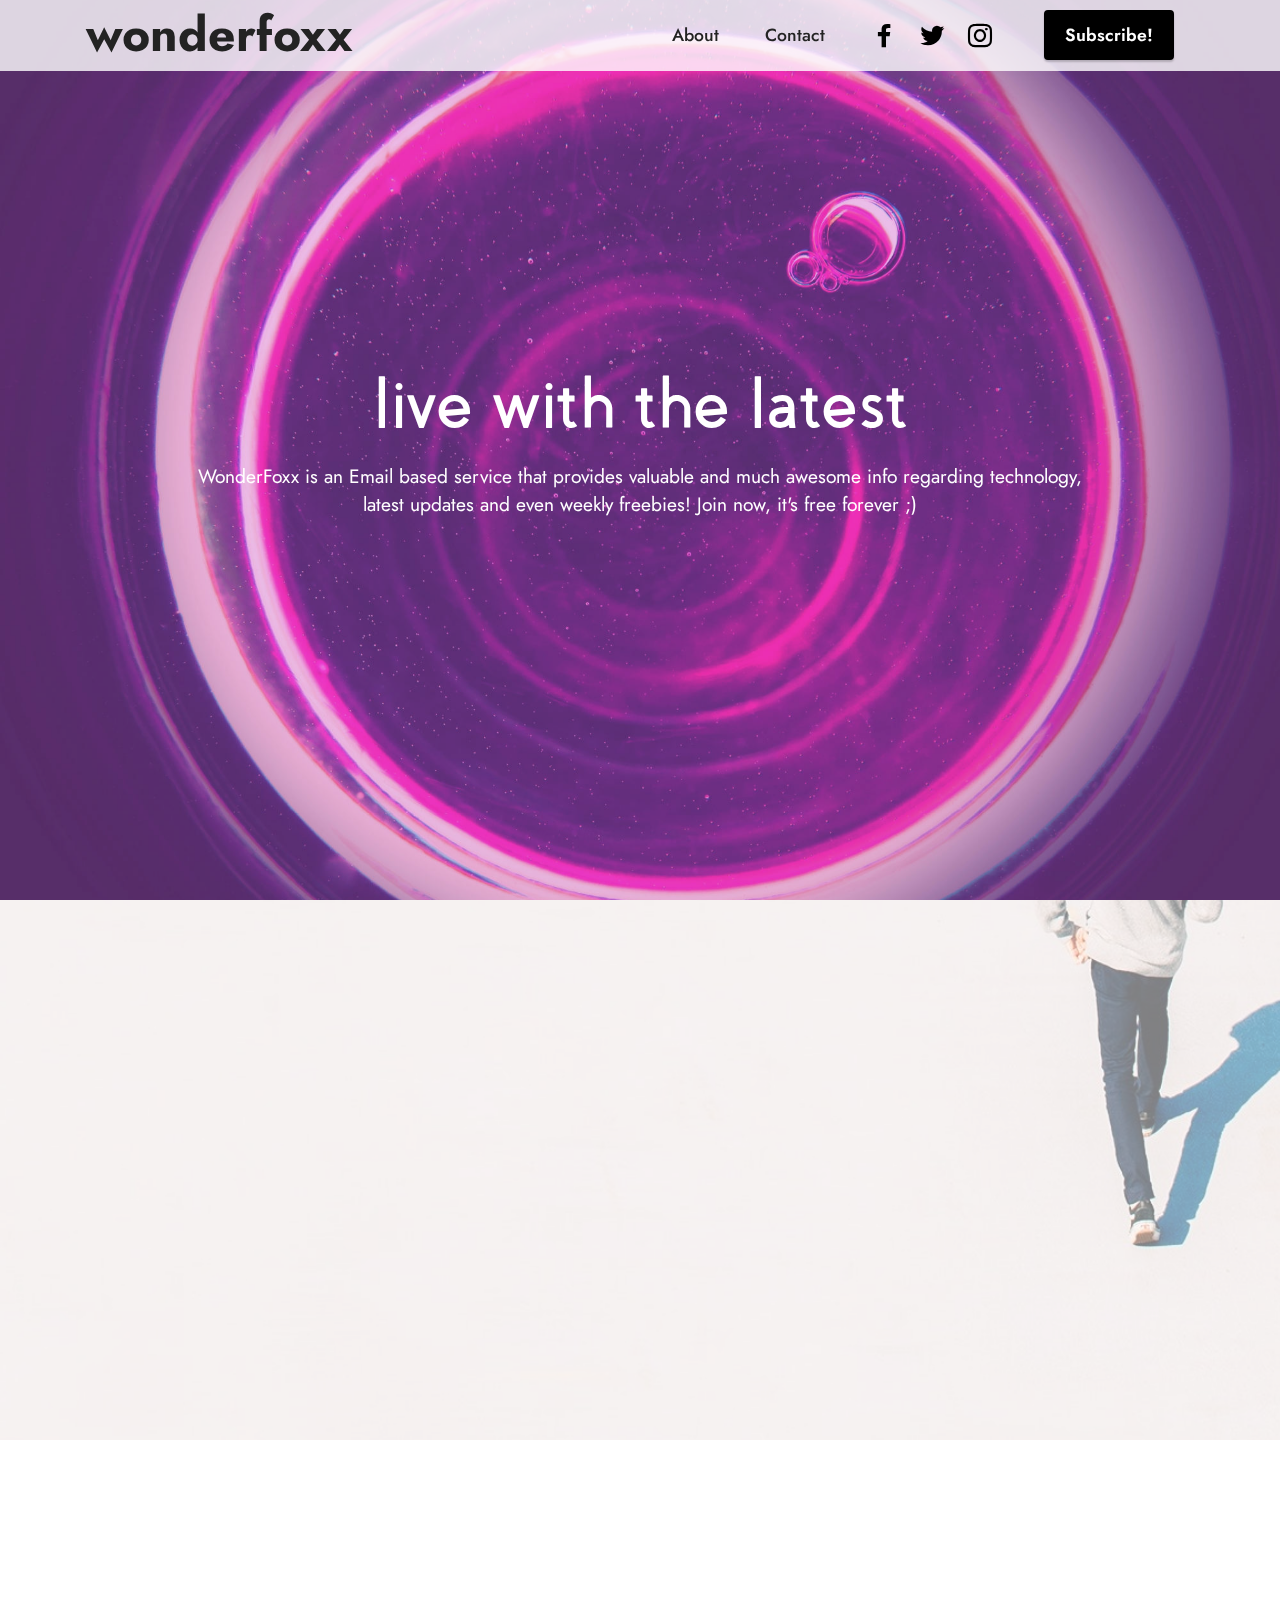
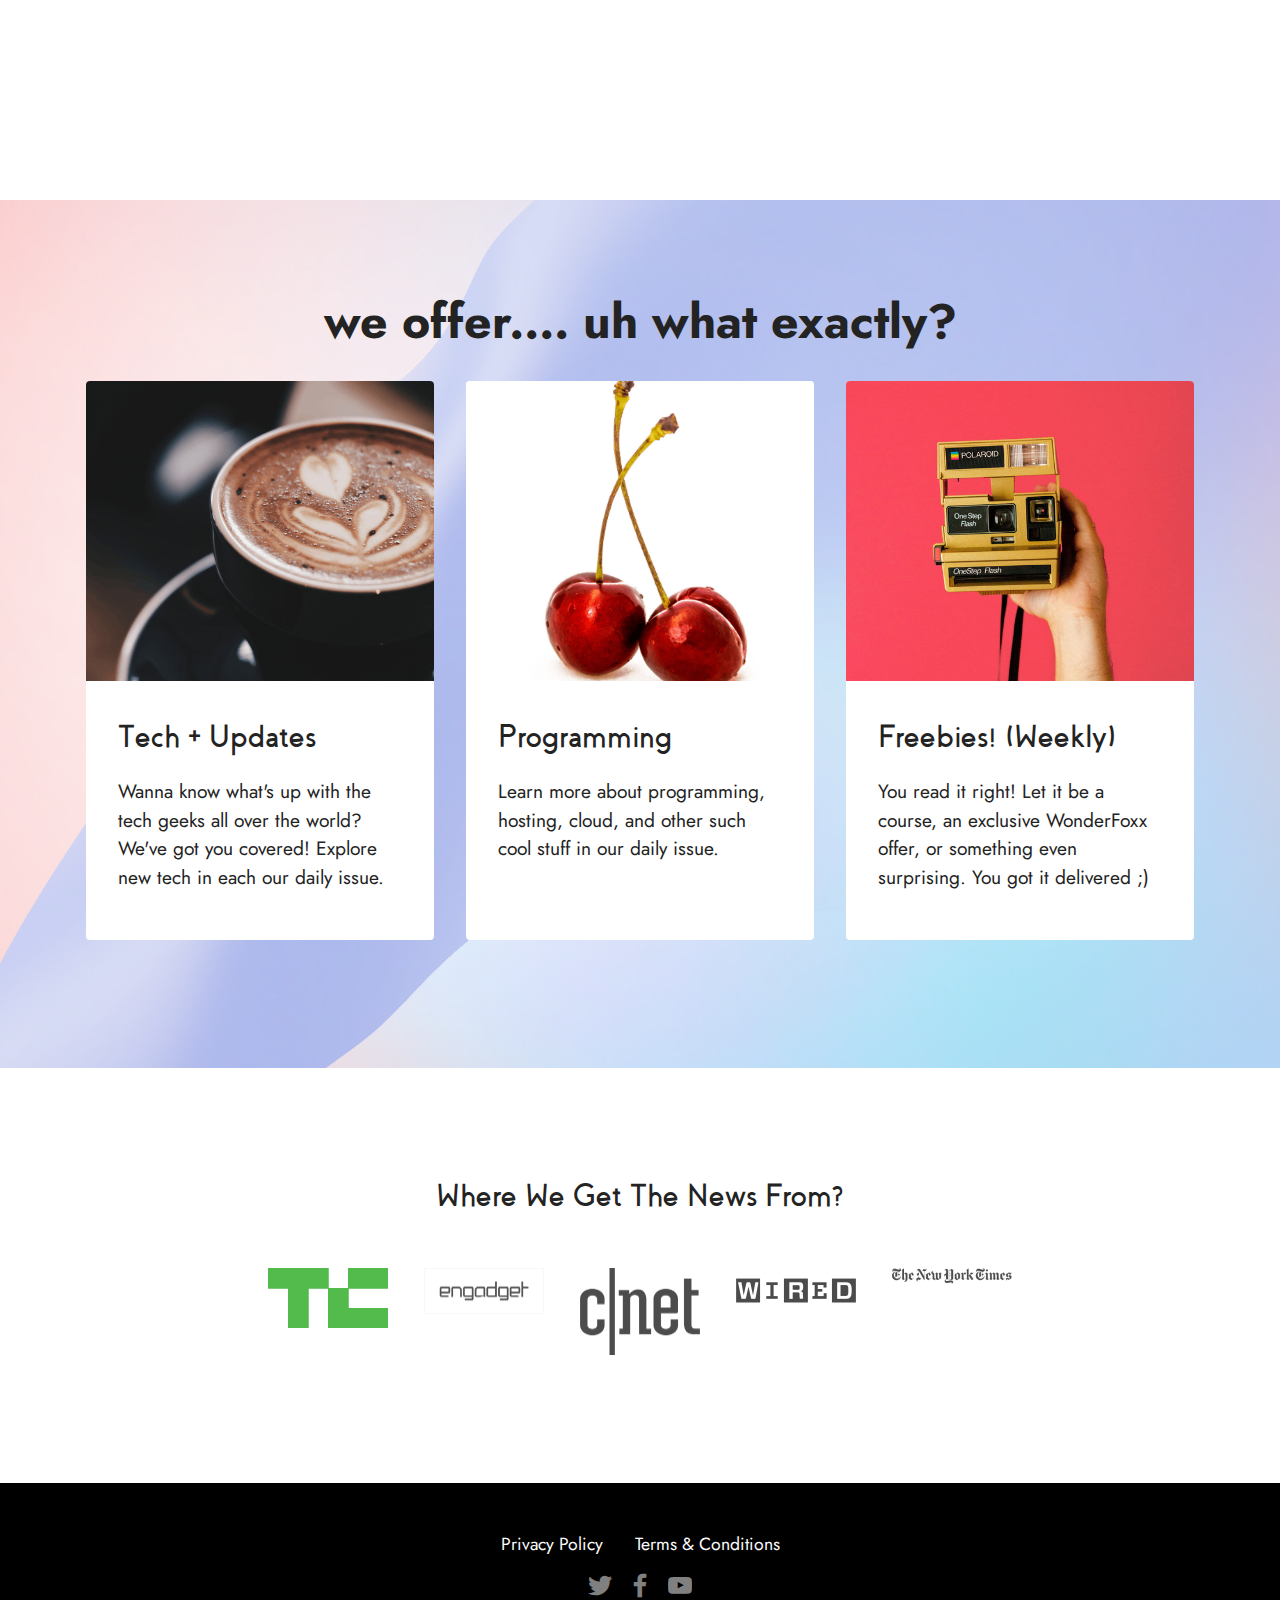
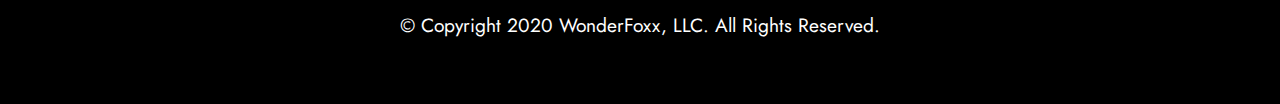
<file: index.html>
<!DOCTYPE html>
<html>

<head lang='en-us'>

    <meta charset="UTF-8">
    <meta http-equiv="X-UA-Compatible" content="IE=edge">
    <meta name="generator" content="Mobirise v5.2.0, mobirise.com">
    <meta name="twitter:card" content="summary_large_image" />
    <meta name="twitter:image:src" content="assets/images/index-meta.png">
    <meta property="og:image" content="assets/images/index-meta.png">
    <meta name="twitter:title" content="Home - WonderFoxx">
    <meta name="viewport" content="width=device-width, initial-scale=1, minimum-scale=1">
    <link rel="shortcut icon" href="assets/images/wonderfoxx-favicon-128x128.png" type="image/x-icon">
    <meta name="description" content="WonderFoxx is an Email based service that provides valuable and much awesome info regarding technology,
latest updates and even weekly freebies! Join now, it's free forever ;)">


    <title>Home - WonderFoxx</title>
    <link rel="stylesheet" href="assets/tether/tether.min.css">
    <link rel="stylesheet" href="assets/bootstrap/css/bootstrap.min.css">
    <link rel="stylesheet" href="assets/bootstrap/css/bootstrap-grid.min.css">
    <link rel="stylesheet" href="assets/bootstrap/css/bootstrap-reboot.min.css">
    <link rel="stylesheet" href="assets/dropdown/css/style.css">
    <link rel="stylesheet" href="assets/socicon/css/styles.css">
    <link rel="stylesheet" href="assets/theme/css/style.css">
    <link href="assets/fonts/style.css" rel="stylesheet">
    <link rel="preload" as="style" href="assets/mobirise/css/mbr-additional.css">
    <link rel="stylesheet" href="assets/mobirise/css/mbr-additional.css" type="text/css">


    <!-- Facebook Pixel Code -->
    <script>
        !function (f, b, e, v, n, t, s) {
            if (f.fbq) return; n = f.fbq = function () {
                n.callMethod ?
                    n.callMethod.apply(n, arguments) : n.queue.push(arguments)
            };
            if (!f._fbq) f._fbq = n; n.push = n; n.loaded = !0; n.version = '2.0';
            n.queue = []; t = b.createElement(e); t.async = !0;
            t.src = v; s = b.getElementsByTagName(e)[0];
            s.parentNode.insertBefore(t, s)
        }(window, document, 'script',
            'https://connect.facebook.net/en_US/fbevents.js');
        fbq('init', '1027052247720910');
        fbq('track', 'PageView');
    </script>
    <noscript><img height="1" width="1" style="display:none"
            src="https://www.facebook.com/tr?id=1027052247720910&ev=PageView&noscript=1" /></noscript>
    <!-- End Facebook Pixel Code -->




    <!-- Yandex.Metrika counter -->
    <script type="text/javascript">
        (function (m, e, t, r, i, k, a) {
            m[i] = m[i] || function () { (m[i].a = m[i].a || []).push(arguments) };
            m[i].l = 1 * new Date(); k = e.createElement(t), a = e.getElementsByTagName(t)[0], k.async = 1, k.src = r, a.parentNode.insertBefore(k, a)
        })
            (window, document, "script", "https://mc.yandex.ru/metrika/tag.js", "ym");

        ym(68650492, "init", {
            clickmap: true,
            trackLinks: true,
            accurateTrackBounce: true
        });
    </script>
    <noscript>
        <div><img src="https://mc.yandex.ru/watch/68650492" style="position:absolute; left:-9999px;" alt="" /></div>
    </noscript>
    <!-- /Yandex.Metrika counter -->





</head>

<body>

    <!-- Global site tag (gtag.js) - Google Analytics -->
    <script async src="https://www.googletagmanager.com/gtag/js?id=G-X3GRMSB6SG"></script>
    <script>
        window.dataLayer = window.dataLayer || [];
        function gtag() { dataLayer.push(arguments); }
        gtag('js', new Date());

        gtag('config', 'G-X3GRMSB6SG');
    </script>



    <section class="menu menu3 cid-sdVoONhSIg" once="menu" id="menu3-0">

        <nav class="navbar navbar-dropdown navbar-fixed-top navbar-expand-lg">
            <div class="container">
                <div class="navbar-brand">

                    <span class="navbar-caption-wrap"><a class="navbar-caption text-black text-primary display-2"
                            href="index.html">wonderfoxx</a></span>
                </div>
                <button class="navbar-toggler" type="button" data-toggle="collapse"
                    data-target="#navbarSupportedContent" aria-controls="navbarNavAltMarkup" aria-expanded="false"
                    aria-label="Toggle navigation">
                    <div class="hamburger">
                        <span></span>
                        <span></span>
                        <span></span>
                        <span></span>
                    </div>
                </button>
                <div class="collapse navbar-collapse" id="navbarSupportedContent">
                    <ul class="navbar-nav nav-dropdown" data-app-modern-menu="true">
                        <li class="nav-item"><a class="nav-link link text-black text-primary display-4"
                                href="about-us.html">
                                About</a></li>

                        <li class="nav-item"><a class="nav-link link text-black text-primary display-4"
                                href="contact.html">Contact</a>
                        </li>
                    </ul>
                    <div class="icons-menu">
                        <a class="iconfont-wrapper" href="https://facebook.com/siddhesh.kulthe.501" target="_blank">
                            <span class="p-2 mbr-iconfont socicon-facebook socicon"></span>
                        </a>
                        <a class="iconfont-wrapper" href="https://twitter.com/siddhesh_kulthe4" target="_blank">
                            <span class="p-2 mbr-iconfont socicon-twitter socicon"></span>
                        </a>
                        <a class="iconfont-wrapper" href="https://instagram.com/iamsid47" target="_blank">
                            <span class="p-2 mbr-iconfont socicon-instagram socicon"></span>
                        </a>

                    </div>
                    <div class="navbar-buttons mbr-section-btn"><a class="btn btn-primary display-4"
                            href="index.html#form1-4">
                            Subscribe!</a></div>
                </div>
            </div>
        </nav>
    </section>

    <section class="header13 cid-sdW0QwGjvq mbr-fullscreen mbr-parallax-background" id="header13-v">



        <div class="mbr-overlay" style="opacity: 0.4; background-color: rgb(211, 107, 246);"></div>

        <div class="align-center container-fluid">
            <div class="row justify-content-center">
                <div class="col-12 col-lg-10">
                    <h1 class="mbr-section-title mbr-fonts-style mb-3 display-1">live with the latest
                    </h1>

                    <p class="mbr-text mbr-fonts-style mb-3 display-7">WonderFoxx is an Email based service that
                        provides valuable and much awesome info regarding technology,
                        <br>latest updates and even weekly freebies! Join now, it's free forever ;)</p>


                </div>
            </div>
        </div>
    </section>

    <section class="form1 cid-sdVp67iEf0 mbr-fullscreen mbr-parallax-background" id="form1-4">



        <div class="mbr-overlay" style="opacity: 0.5; background-color: rgb(255, 255, 255);"></div>
        <div class="align-center container">
            <div class="row justify-content-center">
                <div class="col-lg-8 mx-auto mbr-form" data-form-type="formoid">
                    <div class="typeform-widget" data-url="https://form.typeform.com/to/A7hPn4im"
                        data-transparency="100" data-hide-headers=true data-hide-footer=true
                        style="width: 100%; height: 750px;"></div>
                    <script> (function () { var qs, js, q, s, d = document, gi = d.getElementById, ce = d.createElement, gt = d.getElementsByTagName, id = "typef_orm", b = "https://embed.typeform.com/"; if (!gi.call(d, id)) { js = ce.call(d, "script"); js.id = id; js.src = b + "embed.js"; q = gt.call(d, "script")[0]; q.parentNode.insertBefore(js, q) } })() </script>

                </div>
            </div>
        </div>
    </section>

    <section class="features4 cid-sdVoUynnQe" id="features4-2">

        <div class="mbr-overlay"></div>
        <div class="container">
            <div class="mbr-section-head">
                <h4 class="mbr-section-title mbr-fonts-style align-center mb-0 display-2"><strong>we offer.... uh what
                        exactly?</strong></h4>

            </div>
            <div class="row mt-4">

                <div class="item features-image сol-12 col-md-6 col-lg-4">
                    <div class="item-wrapper">
                        <div class="item-img">
                            <img src="assets/images/1-500x500.png" alt="tech and updates - WonderFoxx" title=""
                                data-slide-to="0">
                        </div>
                        <div class="item-content">
                            <h5 class="item-title mbr-fonts-style display-5"><strong>Tech + Updates</strong></h5>

                            <p class="mbr-text mbr-fonts-style mt-3 display-7">Wanna know what's up with the tech geeks
                                all over the world? We've got you covered! Explore new tech in each our daily issue.</p>
                        </div>

                    </div>
                </div>
                <div class="item features-image сol-12 col-md-6 col-lg-4">
                    <div class="item-wrapper">
                        <div class="item-img">
                            <img src="assets/images/2-500x500.png" alt="learn programming - WonderFoxx" title=""
                                data-slide-to="1">
                        </div>
                        <div class="item-content">
                            <h5 class="item-title mbr-fonts-style display-5"><strong>Programming</strong></h5>

                            <p class="mbr-text mbr-fonts-style mt-3 display-7">Learn more about programming, hosting,
                                cloud, and other such cool stuff in our daily issue.</p>
                        </div>

                    </div>
                </div>
                <div class="item features-image сol-12 col-md-6 col-lg-4">
                    <div class="item-wrapper">
                        <div class="item-img">
                            <img src="assets/images/product1.jpg" alt="weekly freebies - WonderFoxx" title="">
                        </div>
                        <div class="item-content">
                            <h5 class="item-title mbr-fonts-style display-5"><strong>Freebies! (Weekly)</strong></h5>

                            <p class="mbr-text mbr-fonts-style mt-3 display-7">You read it right! Let it be a course, an
                                exclusive WonderFoxx offer, or something even surprising. You got it delivered ;)<br>
                            </p>
                        </div>

                    </div>
                </div>

            </div>
        </div>
    </section>

    <section class="clients1 cid-sdVpbh38ml" id="clients1-6">

        <div class="images-container container-fluid">
            <div class="mbr-section-head">

                <h4 class="mbr-section-subtitle mbr-fonts-style align-center mb-0 mt-2 display-5">Where We Get The News
                    From?</h4>

            </div>
            <div class="row justify-content-center mt-4">
                <div class="col-md-3 card">
                    <a href="https://techcrunch.com/" target="_blank"><img src="assets/images/tc-logo-180x90.png"
                            alt="Techcrunch - Logo"></a>
                </div>
                <div class="col-md-3 card">
                    <a href="https://www.engadget.com/" target="_blank"><img
                            src="assets/images/eng-logo-white-240x93.png" alt="Engadget - Logo"></a>
                </div>
                <div class="col-md-3 card">
                    <a href="https://www.cnet.com/" target="_blank"><img
                            src="assets/images/512px-cnet-logo.svg-240x175.png" alt="Cnet - Logo"></a>
                </div>
                <div class="col-md-3 card">
                    <a href="https://www.wired.com/" target="_blank"><img
                            src="assets/images/640px-wired-logo.svg-240x96.png" alt="Wired - Logo"></a>
                </div>
                <div class="col-md-3 card">
                    <a href="https://www.nytimes.com/" target="_blank"><img
                            src="assets/images/320px-newyorktimes.svg-240x32.png" alt="The New York Times - Logo"></a>
                </div>



            </div>
        </div>
    </section>

    <section class="footer3 cid-sdVp8rmNL3" once="footers" id="footer3-5">





        <div class="container-fluid">
            <div class="media-container-row align-center mbr-white">
                <div class="row row-links">
                    <ul class="foot-menu">





                        <li class="foot-menu-item mbr-fonts-style display-4"><a href="privacy-policy.html"
                                class="text-white">Privacy Policy</a></li>
                        <li class="foot-menu-item mbr-fonts-style display-4"><a href="terms-and-conditions.html"
                                class="text-white">Terms &amp; Conditions</a></li>
                    </ul>
                </div>
                <div class="row social-row">
                    <div class="social-list align-right pb-2">






                        <div class="soc-item">
                            <a href="https://twitter.com/" target="_blank">
                                <span class="mbr-iconfont mbr-iconfont-social socicon-twitter socicon"></span>
                            </a>
                        </div>
                        <div class="soc-item">
                            <a href="https://www.facebook.com/" target="_blank">
                                <span class="mbr-iconfont mbr-iconfont-social socicon-facebook socicon"></span>
                            </a>
                        </div>
                        <div class="soc-item">
                            <a href="https://www.youtube.com/" target="_blank">
                                <span class="mbr-iconfont mbr-iconfont-social socicon-youtube socicon"></span>
                            </a>
                        </div>
                    </div>
                </div>
                <div class="row row-copirayt">
                    <p class="mbr-text mb-0 mbr-fonts-style mbr-white align-center display-7">
                        © Copyright 2020 WonderFoxx, LLC. All Rights Reserved.
                    </p>
                </div>
            </div>
        </div>
    </section>

    <script src="assets/web/assets/jquery/jquery.min.js"></script>
    <script src="assets/popper/popper.min.js"></script>
    <script src="assets/tether/tether.min.js"></script>
    <script src="assets/bootstrap/js/bootstrap.min.js"></script>
    <script src="assets/web/assets/cookies-alert-plugin/cookies-alert-core.js"></script>
    <script src="assets/web/assets/cookies-alert-plugin/cookies-alert-script.js"></script>
    <script src="assets/smoothscroll/smooth-scroll.js"></script>
    <script src="assets/dropdown/js/nav-dropdown.js"></script>
    <script src="assets/dropdown/js/navbar-dropdown.js"></script>
    <script src="assets/touchswipe/jquery.touch-swipe.min.js"></script>
    <script src="assets/parallax/jarallax.min.js"></script>
    <script src="assets/theme/js/script.js"></script>
    <script src="assets/formoid/formoid.min.js"></script>


    <input name="cookieData" type="hidden" data-cookie-customDialogSelector='null' data-cookie-colorText='#000000'
        data-cookie-colorBg='rgba(255, 255, 255, 0.99)' data-cookie-textButton='Agree' data-cookie-colorButton='#e43f3f'
        data-cookie-colorLink='#4479d9' data-cookie-underlineLink='true'
        data-cookie-text="We use cookies to give you the best experience. Read our <a href='privacy-policy.html'>cookie policy</a>.">
</body>

</html>
</file>
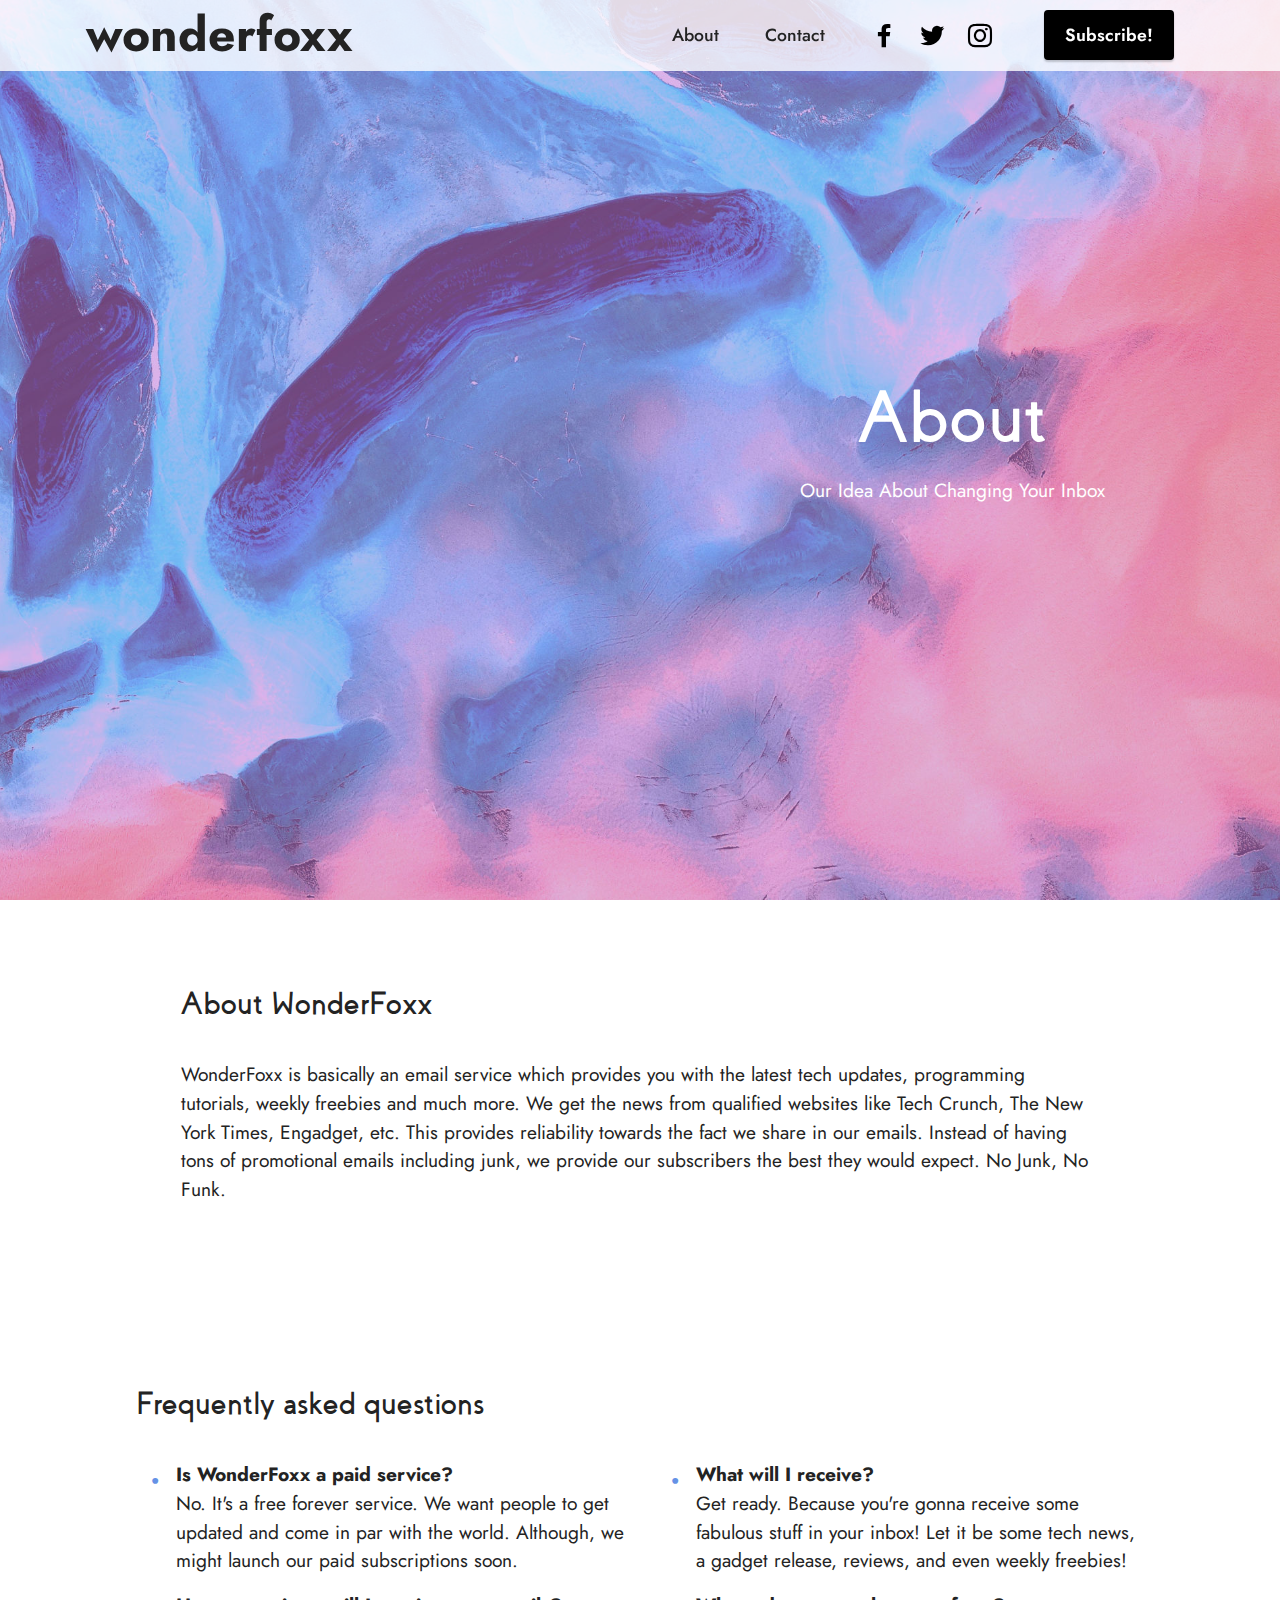
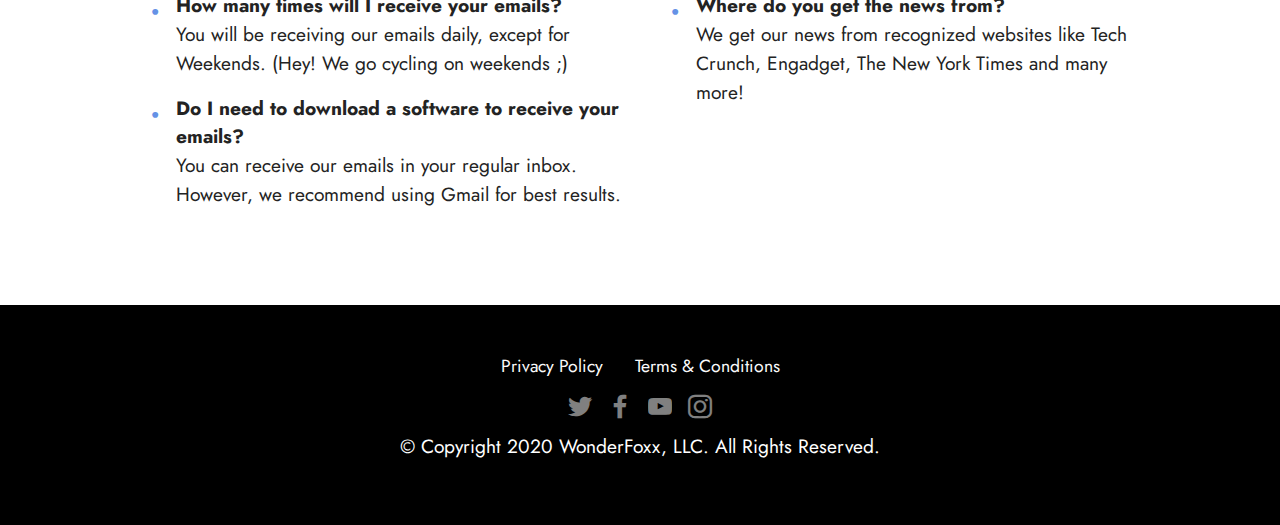
<file: about-us.html>
<!DOCTYPE html>
<html>

<head lang='en-us'>

    <meta charset="UTF-8">
    <meta http-equiv="X-UA-Compatible" content="IE=edge">
    <meta name="generator" content="Mobirise v5.2.0, mobirise.com">
    <meta name="twitter:card" content="summary_large_image" />
    <meta name="twitter:image:src" content="assets/images/about-us-meta.jpeg">
    <meta property="og:image" content="assets/images/about-us-meta.jpeg">
    <meta name="twitter:title" content="About Us - WonderFoxx">
    <meta name="viewport" content="width=device-width, initial-scale=1, minimum-scale=1">
    <link rel="shortcut icon" href="assets/images/wonderfoxx-favicon-128x128.png" type="image/x-icon">
    <meta name="description"
        content="So, how did we start? What is the idea behind WonderFoxx? All of this is covered on our About page. Be sure to check this out!">


    <title>About Us - WonderFoxx</title>
    <link rel="stylesheet" href="assets/tether/tether.min.css">
    <link rel="stylesheet" href="assets/bootstrap/css/bootstrap.min.css">
    <link rel="stylesheet" href="assets/bootstrap/css/bootstrap-grid.min.css">
    <link rel="stylesheet" href="assets/bootstrap/css/bootstrap-reboot.min.css">
    <link rel="stylesheet" href="assets/dropdown/css/style.css">
    <link rel="stylesheet" href="assets/socicon/css/styles.css">
    <link rel="stylesheet" href="assets/theme/css/style.css">
    <link href="assets/fonts/style.css" rel="stylesheet">
    <link rel="preload" as="style" href="assets/mobirise/css/mbr-additional.css">
    <link rel="stylesheet" href="assets/mobirise/css/mbr-additional.css" type="text/css">


    <!-- Facebook Pixel Code -->
    <script>
        !function (f, b, e, v, n, t, s) {
            if (f.fbq) return; n = f.fbq = function () {
                n.callMethod ?
                    n.callMethod.apply(n, arguments) : n.queue.push(arguments)
            };
            if (!f._fbq) f._fbq = n; n.push = n; n.loaded = !0; n.version = '2.0';
            n.queue = []; t = b.createElement(e); t.async = !0;
            t.src = v; s = b.getElementsByTagName(e)[0];
            s.parentNode.insertBefore(t, s)
        }(window, document, 'script',
            'https://connect.facebook.net/en_US/fbevents.js');
        fbq('init', '1027052247720910');
        fbq('track', 'PageView');
    </script>
    <noscript><img height="1" width="1" style="display:none"
            src="https://www.facebook.com/tr?id=1027052247720910&ev=PageView&noscript=1" /></noscript>
    <!-- End Facebook Pixel Code -->



</head>

<body>

    <!-- Global site tag (gtag.js) - Google Analytics -->
    <script async src="https://www.googletagmanager.com/gtag/js?id=G-X3GRMSB6SG"></script>
    <script>
        window.dataLayer = window.dataLayer || [];
        function gtag() { dataLayer.push(arguments); }
        gtag('js', new Date());

        gtag('config', 'G-X3GRMSB6SG');
    </script>





    <section class="menu menu3 cid-sdVoONhSIg" once="menu" id="menu3-7">

        <nav class="navbar navbar-dropdown navbar-fixed-top navbar-expand-lg">
            <div class="container">
                <div class="navbar-brand">

                    <span class="navbar-caption-wrap"><a class="navbar-caption text-black text-primary display-2"
                            href="index.html">wonderfoxx</a></span>
                </div>
                <button class="navbar-toggler" type="button" data-toggle="collapse"
                    data-target="#navbarSupportedContent" aria-controls="navbarNavAltMarkup" aria-expanded="false"
                    aria-label="Toggle navigation">
                    <div class="hamburger">
                        <span></span>
                        <span></span>
                        <span></span>
                        <span></span>
                    </div>
                </button>
                <div class="collapse navbar-collapse" id="navbarSupportedContent">
                    <ul class="navbar-nav nav-dropdown" data-app-modern-menu="true">
                        <li class="nav-item"><a class="nav-link link text-black text-primary display-4"
                                href="about-us.html">
                                About</a></li>

                        <li class="nav-item"><a class="nav-link link text-black text-primary display-4"
                                href="contact.html">Contact</a>
                        </li>
                    </ul>
                    <div class="icons-menu">
                        <a class="iconfont-wrapper" href="https://facebook.com/siddhesh.kulthe.501" target="_blank">
                            <span class="p-2 mbr-iconfont socicon-facebook socicon"></span>
                        </a>
                        <a class="iconfont-wrapper" href="https://twitter.com/siddhesh_kulthe4" target="_blank">
                            <span class="p-2 mbr-iconfont socicon-twitter socicon"></span>
                        </a>
                        <a class="iconfont-wrapper" href="https://instagram.com/iamsid47" target="_blank">
                            <span class="p-2 mbr-iconfont socicon-instagram socicon"></span>
                        </a>

                    </div>
                    <div class="navbar-buttons mbr-section-btn"><a class="btn btn-primary display-4"
                            href="index.html#form1-4">
                            Subscribe!</a></div>
                </div>
            </div>
        </nav>
    </section>

    <section class="header3 cid-sdVP80tdcp mbr-fullscreen" id="header3-b">



        <div class="mbr-overlay" style="opacity: 0.4; background-color: rgb(211, 107, 246);"></div>

        <div class="align-center container-fluid">
            <div class="row justify-content-end">
                <div class="col-12 col-lg-6">
                    <h1 class="mbr-section-title mbr-fonts-style mb-3 display-1"><strong>About</strong></h1>

                    <p class="mbr-text mbr-fonts-style display-7">Our Idea About Changing Your Inbox</p>

                </div>
            </div>
        </div>
    </section>

    <section class="content5 cid-sdVRgNSBYA" id="content5-c">

        <div class="container">
            <div class="row justify-content-center">
                <div class="col-md-12 col-lg-10">

                    <h4 class="mbr-section-subtitle mbr-fonts-style mb-4 display-5">
                        About WonderFoxx</h4>
                    <p class="mbr-text mbr-fonts-style display-7">
                        WonderFoxx is basically an email service which provides you with the latest tech updates,
                        programming tutorials, weekly freebies and much more. We get the news from qualified websites
                        like Tech Crunch, The New York Times, Engadget, etc. This provides reliability towards the fact
                        we share in our emails. Instead of having tons of promotional emails including junk, we provide
                        our subscribers the best they would expect. No Junk, No Funk.</p>
                </div>
            </div>
        </div>
    </section>

    <section class="content13 cid-sdYbi1nI2L" id="content13-w">


        <div class="container-fluid">
            <div class="row justify-content-center">
                <div class="col-md-12 col-lg-10">
                    <h3 class="mbr-section-title mbr-fonts-style mb-4 display-5">
                        <strong>Frequently asked questions</strong>
                    </h3>
                </div>
            </div>
            <div class="row justify-content-center">
                <div class="col-md-12 col-lg-10">
                    <div class="row justify-content-center">
                        <div class="col-12 col-lg-6">
                            <ul class="list mbr-fonts-style display-7">
                                <li><strong>Is WonderFoxx a paid service?</strong><br>No. It's a free forever service.
                                    We want people to get updated and come in par with the world. Although, we might
                                    launch our paid subscriptions soon.</li>
                                <li><strong>How many times will I receive your emails?</strong><br>You will be receiving
                                    our emails daily, except for Weekends. (Hey! We go cycling on weekends ;)</li>
                                <li><strong>Do I need to download a software to receive your emails?</strong><br>You can
                                    receive our emails in your regular inbox. However, we recommend using Gmail for best
                                    results.</li>
                            </ul>
                        </div>
                        <div class="col-12 col-lg-6">
                            <ul class="list mbr-fonts-style display-7">
                                <li><strong>What will I receive?
                                    </strong><br>Get ready. Because you're gonna receive some fabulous stuff in your
                                    inbox! Let it be some tech news, a gadget release, reviews, and even weekly
                                    freebies!&nbsp;</li>
                                <li><strong>Where do you get the news from?&nbsp;<br></strong>We get our news from
                                    recognized websites like Tech Crunch, Engadget, The New York Times and many more!
                                </li>
                            </ul>
                        </div>
                    </div>
                </div>
            </div>
        </div>
    </section>

    <section class="footer3 cid-sdVp8rmNL3" once="footers" id="footer3-8">





        <div class="container-fluid">
            <div class="media-container-row align-center mbr-white">
                <div class="row row-links">
                    <ul class="foot-menu">





                        <li class="foot-menu-item mbr-fonts-style display-4"><a href="privacy-policy.html"
                                class="text-white">Privacy Policy</a></li>
                        <li class="foot-menu-item mbr-fonts-style display-4"><a href="terms-and-conditions.html"
                                class="text-white">Terms &amp; Conditions</a></li>
                    </ul>
                </div>
                <div class="row social-row">
                    <div class="social-list align-right pb-2">






                        <div class="soc-item">
                            <a href="https://twitter.com/" target="_blank">
                                <span class="mbr-iconfont mbr-iconfont-social socicon-twitter socicon"></span>
                            </a>
                        </div>
                        <div class="soc-item">
                            <a href="https://www.facebook.com/" target="_blank">
                                <span class="mbr-iconfont mbr-iconfont-social socicon-facebook socicon"></span>
                            </a>
                        </div>
                        <div class="soc-item">
                            <a href="https://www.youtube.com/" target="_blank">
                                <span class="mbr-iconfont mbr-iconfont-social socicon-youtube socicon"></span>
                            </a>
                        </div>
                        <div class="soc-item">
                            <a href="https://instagram.com/" target="_blank">
                                <span class="mbr-iconfont mbr-iconfont-social socicon-instagram socicon"></span>
                            </a>
                        </div>
                    </div>
                </div>
                <div class="row row-copirayt">
                    <p class="mbr-text mb-0 mbr-fonts-style mbr-white align-center display-7">
                        © Copyright 2020 WonderFoxx, LLC. All Rights Reserved.
                    </p>
                </div>
            </div>
        </div>
    </section>

    <script src="assets/web/assets/jquery/jquery.min.js"></script>
    <script src="assets/popper/popper.min.js"></script>
    <script src="assets/tether/tether.min.js"></script>
    <script src="assets/bootstrap/js/bootstrap.min.js"></script>
    <script src="assets/web/assets/cookies-alert-plugin/cookies-alert-core.js"></script>
    <script src="assets/web/assets/cookies-alert-plugin/cookies-alert-script.js"></script>
    <script src="assets/smoothscroll/smooth-scroll.js"></script>
    <script src="assets/dropdown/js/nav-dropdown.js"></script>
    <script src="assets/dropdown/js/navbar-dropdown.js"></script>
    <script src="assets/touchswipe/jquery.touch-swipe.min.js"></script>
    <script src="assets/theme/js/script.js"></script>


    <input name="cookieData" type="hidden" data-cookie-customDialogSelector='null' data-cookie-colorText='#000000'
        data-cookie-colorBg='rgba(255, 255, 255, 0.99)' data-cookie-textButton='Agree' data-cookie-colorButton='#e43f3f'
        data-cookie-colorLink='#4479d9' data-cookie-underlineLink='true'
        data-cookie-text="We use cookies to give you the best experience. Read our <a href='privacy-policy.html'>cookie policy</a>.">
</body>

</html>
</file>
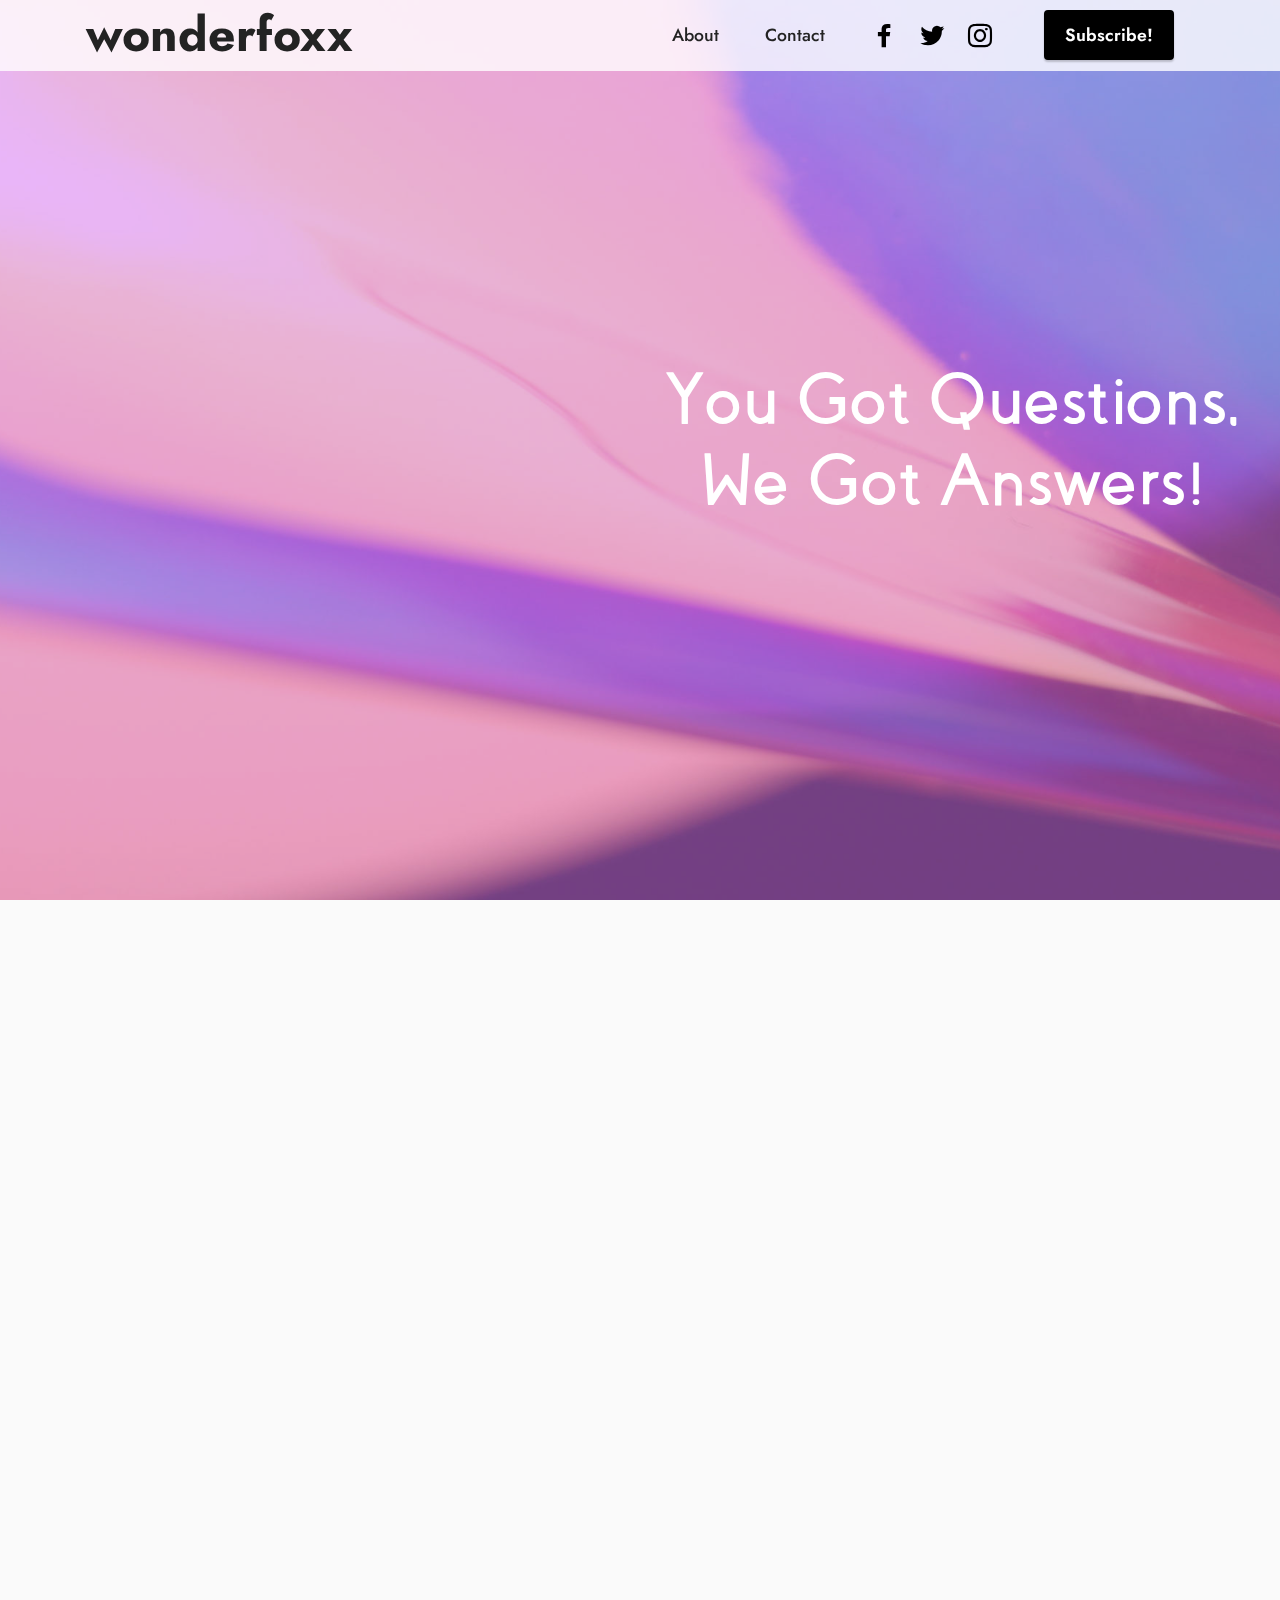
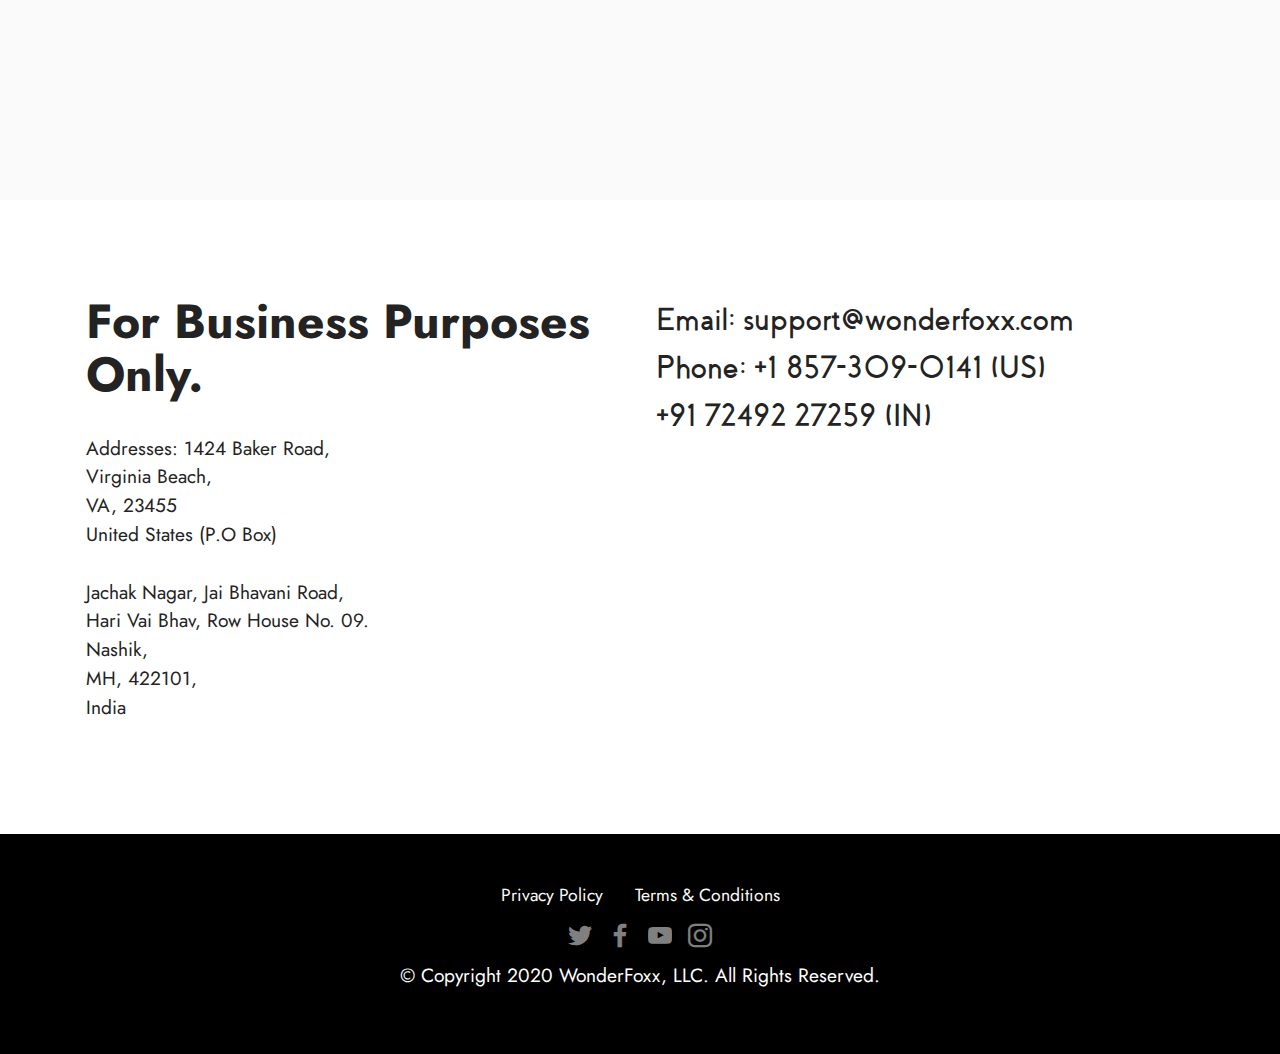
<file: contact.html>
<!DOCTYPE html>
<html>

<head lang='en-us'>
    <meta charset="UTF-8">
    <meta http-equiv="X-UA-Compatible" content="IE=edge">
    <meta name="generator" content="Mobirise v5.2.0, mobirise.com">
    <meta name="twitter:card" content="summary_large_image" />
    <meta name="twitter:image:src" content="assets/images/contact-meta.jpeg">
    <meta property="og:image" content="assets/images/contact-meta.jpeg">
    <meta name="twitter:title" content="Contact - WonderFoxx">
    <meta name="viewport" content="width=device-width, initial-scale=1, minimum-scale=1">
    <link rel="shortcut icon" href="assets/images/wonderfoxx-favicon-128x128.png" type="image/x-icon">
    <meta name="description"
        content="You got questions and we got answers! Whether be a general query or a book of questions, get in touch with one of our WonderFoxx representatives and have all your questions answered!">


    <title>Contact - WonderFoxx</title>
    <link rel="stylesheet" href="assets/tether/tether.min.css">
    <link rel="stylesheet" href="assets/bootstrap/css/bootstrap.min.css">
    <link rel="stylesheet" href="assets/bootstrap/css/bootstrap-grid.min.css">
    <link rel="stylesheet" href="assets/bootstrap/css/bootstrap-reboot.min.css">
    <link rel="stylesheet" href="assets/dropdown/css/style.css">
    <link rel="stylesheet" href="assets/socicon/css/styles.css">
    <link rel="stylesheet" href="assets/theme/css/style.css">
    <link href="assets/fonts/style.css" rel="stylesheet">
    <link rel="preload" as="style" href="assets/mobirise/css/mbr-additional.css">
    <link rel="stylesheet" href="assets/mobirise/css/mbr-additional.css" type="text/css">


    <!-- Facebook Pixel Code -->
    <script>
        !function (f, b, e, v, n, t, s) {
            if (f.fbq) return; n = f.fbq = function () {
                n.callMethod ?
                    n.callMethod.apply(n, arguments) : n.queue.push(arguments)
            };
            if (!f._fbq) f._fbq = n; n.push = n; n.loaded = !0; n.version = '2.0';
            n.queue = []; t = b.createElement(e); t.async = !0;
            t.src = v; s = b.getElementsByTagName(e)[0];
            s.parentNode.insertBefore(t, s)
        }(window, document, 'script',
            'https://connect.facebook.net/en_US/fbevents.js');
        fbq('init', '1027052247720910');
        fbq('track', 'PageView');
    </script>
    <noscript><img height="1" width="1" style="display:none"
            src="https://www.facebook.com/tr?id=1027052247720910&ev=PageView&noscript=1" /></noscript>
    <!-- End Facebook Pixel Code -->

</head>

<body>
    <!-- Global site tag (gtag.js) - Google Analytics -->
    <script async src="https://www.googletagmanager.com/gtag/js?id=G-X3GRMSB6SG"></script>
    <script>
        window.dataLayer = window.dataLayer || [];
        function gtag() { dataLayer.push(arguments); }
        gtag('js', new Date());

        gtag('config', 'G-X3GRMSB6SG');
    </script>


    <section class="menu menu3 cid-sdVoONhSIg" once="menu" id="menu3-9">

        <nav class="navbar navbar-dropdown navbar-fixed-top navbar-expand-lg">
            <div class="container">
                <div class="navbar-brand">

                    <span class="navbar-caption-wrap"><a class="navbar-caption text-black text-primary display-2"
                            href="index.html">wonderfoxx</a></span>
                </div>
                <button class="navbar-toggler" type="button" data-toggle="collapse"
                    data-target="#navbarSupportedContent" aria-controls="navbarNavAltMarkup" aria-expanded="false"
                    aria-label="Toggle navigation">
                    <div class="hamburger">
                        <span></span>
                        <span></span>
                        <span></span>
                        <span></span>
                    </div>
                </button>
                <div class="collapse navbar-collapse" id="navbarSupportedContent">
                    <ul class="navbar-nav nav-dropdown" data-app-modern-menu="true">
                        <li class="nav-item"><a class="nav-link link text-black text-primary display-4"
                                href="about-us.html">
                                About</a></li>

                        <li class="nav-item"><a class="nav-link link text-black text-primary display-4"
                                href="contact.html">Contact</a>
                        </li>
                    </ul>
                    <div class="icons-menu">
                        <a class="iconfont-wrapper" href="https://facebook.com/siddhesh.kulthe.501" target="_blank">
                            <span class="p-2 mbr-iconfont socicon-facebook socicon"></span>
                        </a>
                        <a class="iconfont-wrapper" href="https://twitter.com/siddhesh_kulthe4" target="_blank">
                            <span class="p-2 mbr-iconfont socicon-twitter socicon"></span>
                        </a>
                        <a class="iconfont-wrapper" href="https://instagram.com/iamsid47" target="_blank">
                            <span class="p-2 mbr-iconfont socicon-instagram socicon"></span>
                        </a>

                    </div>
                    <div class="navbar-buttons mbr-section-btn"><a class="btn btn-primary display-4"
                            href="index.html#form1-4">
                            Subscribe!</a></div>
                </div>
            </div>
        </nav>
    </section>

    <section class="header3 cid-sdVSJLOwQl mbr-fullscreen" id="header3-e">



        <div class="mbr-overlay" style="opacity: 0.5; background-color: rgb(211, 107, 246);"></div>

        <div class="align-center container-fluid">
            <div class="row justify-content-end">
                <div class="col-12 col-lg-6">
                    <h1 class="mbr-section-title mbr-fonts-style mb-3 display-1"><strong>You Got Questions, We Got
                            Answers!</strong></h1>



                </div>
            </div>
        </div>
    </section>

    <section class="form4 cid-sdVSRNZaXu mbr-fullscreen" id="form4-f">
        <div class="container">
            <div class="row content-wrapper justify-content-center">
                <div class="typeform-widget" data-url="https://form.typeform.com/to/jbLKXLxy" data-transparency="100"
                    data-hide-headers=true data-hide-footer=true style="width: 100%; height: 500px;"></div>
                <script> (function () { var qs, js, q, s, d = document, gi = d.getElementById, ce = d.createElement, gt = d.getElementsByTagName, id = "typef_orm", b = "https://embed.typeform.com/"; if (!gi.call(d, id)) { js = ce.call(d, "script"); js.id = id; js.src = b + "embed.js"; q = gt.call(d, "script")[0]; q.parentNode.insertBefore(js, q) } })() </script>
            </div>
        </div>
    </section>

    <section class="content10 cid-sdVUpJdblo" id="content10-j">

        <div class="container">
            <div class="row justify-content-center">
                <div class="col-12 col-md">
                    <h5 class="mbr-section-title mbr-fonts-style mb-4 display-2">
                        <strong>For Business Purposes Only.</strong></h5>
                    <h6 class="mbr-section-subtitle mbr-fonts-style mb-4 display-7">Addresses: 1424 Baker
                        Road,<br>Virginia Beach,<br>VA, 23455<br>United States (P.O Box)<br><br>Jachak Nagar, Jai
                        Bhavani Road,<br>Hari Vai Bhav, Row House No. 09.<br>Nashik,<br>MH, 422101,<br>India</h6>
                </div>
                <div class="col-md-12 col-lg-6">
                    <p class="mbr-text mbr-fonts-style display-5">Email: support@wonderfoxx.com<br>Phone: +1
                        857-309-0141 (US)<br>+91 72492 27259 (IN)</p>
                </div>
            </div>
        </div>
    </section>

    <section class="footer3 cid-sdVp8rmNL3" once="footers" id="footer3-a">





        <div class="container-fluid">
            <div class="media-container-row align-center mbr-white">
                <div class="row row-links">
                    <ul class="foot-menu">





                        <li class="foot-menu-item mbr-fonts-style display-4"><a href="privacy-policy.html"
                                class="text-white">Privacy Policy</a></li>
                        <li class="foot-menu-item mbr-fonts-style display-4"><a href="terms-and-conditions.html"
                                class="text-white">Terms &amp; Conditions</a></li>
                    </ul>
                </div>
                <div class="row social-row">
                    <div class="social-list align-right pb-2">






                        <div class="soc-item">
                            <a href="https://twitter.com/" target="_blank">
                                <span class="mbr-iconfont mbr-iconfont-social socicon-twitter socicon"></span>
                            </a>
                        </div>
                        <div class="soc-item">
                            <a href="https://www.facebook.com/" target="_blank">
                                <span class="mbr-iconfont mbr-iconfont-social socicon-facebook socicon"></span>
                            </a>
                        </div>
                        <div class="soc-item">
                            <a href="https://www.youtube.com/" target="_blank">
                                <span class="mbr-iconfont mbr-iconfont-social socicon-youtube socicon"></span>
                            </a>
                        </div>
                        <div class="soc-item">
                            <a href="https://instagram.com/" target="_blank">
                                <span class="mbr-iconfont mbr-iconfont-social socicon-instagram socicon"></span>
                            </a>
                        </div>
                    </div>
                </div>
                <div class="row row-copirayt">
                    <p class="mbr-text mb-0 mbr-fonts-style mbr-white align-center display-7">
                        © Copyright 2020 WonderFoxx, LLC. All Rights Reserved.
                    </p>
                </div>
            </div>
        </div>
    </section>

    <script src="assets/web/assets/jquery/jquery.min.js"></script>
    <script src="assets/popper/popper.min.js"></script>
    <script src="assets/tether/tether.min.js"></script>
    <script src="assets/bootstrap/js/bootstrap.min.js"></script>
    <script src="assets/web/assets/cookies-alert-plugin/cookies-alert-core.js"></script>
    <script src="assets/web/assets/cookies-alert-plugin/cookies-alert-script.js"></script>
    <script src="assets/smoothscroll/smooth-scroll.js"></script>
    <script src="assets/dropdown/js/nav-dropdown.js"></script>
    <script src="assets/dropdown/js/navbar-dropdown.js"></script>
    <script src="assets/touchswipe/jquery.touch-swipe.min.js"></script>
    <script src="assets/theme/js/script.js"></script>
    <script src="assets/formoid/formoid.min.js"></script>


    <input name="cookieData" type="hidden" data-cookie-customDialogSelector='null' data-cookie-colorText='#000000'
        data-cookie-colorBg='rgba(255, 255, 255, 0.99)' data-cookie-textButton='Agree' data-cookie-colorButton='#e43f3f'
        data-cookie-colorLink='#4479d9' data-cookie-underlineLink='true'
        data-cookie-text="We use cookies to give you the best experience. Read our <a href='privacy-policy.html'>cookie policy</a>.">
</body>

</html>
</file>
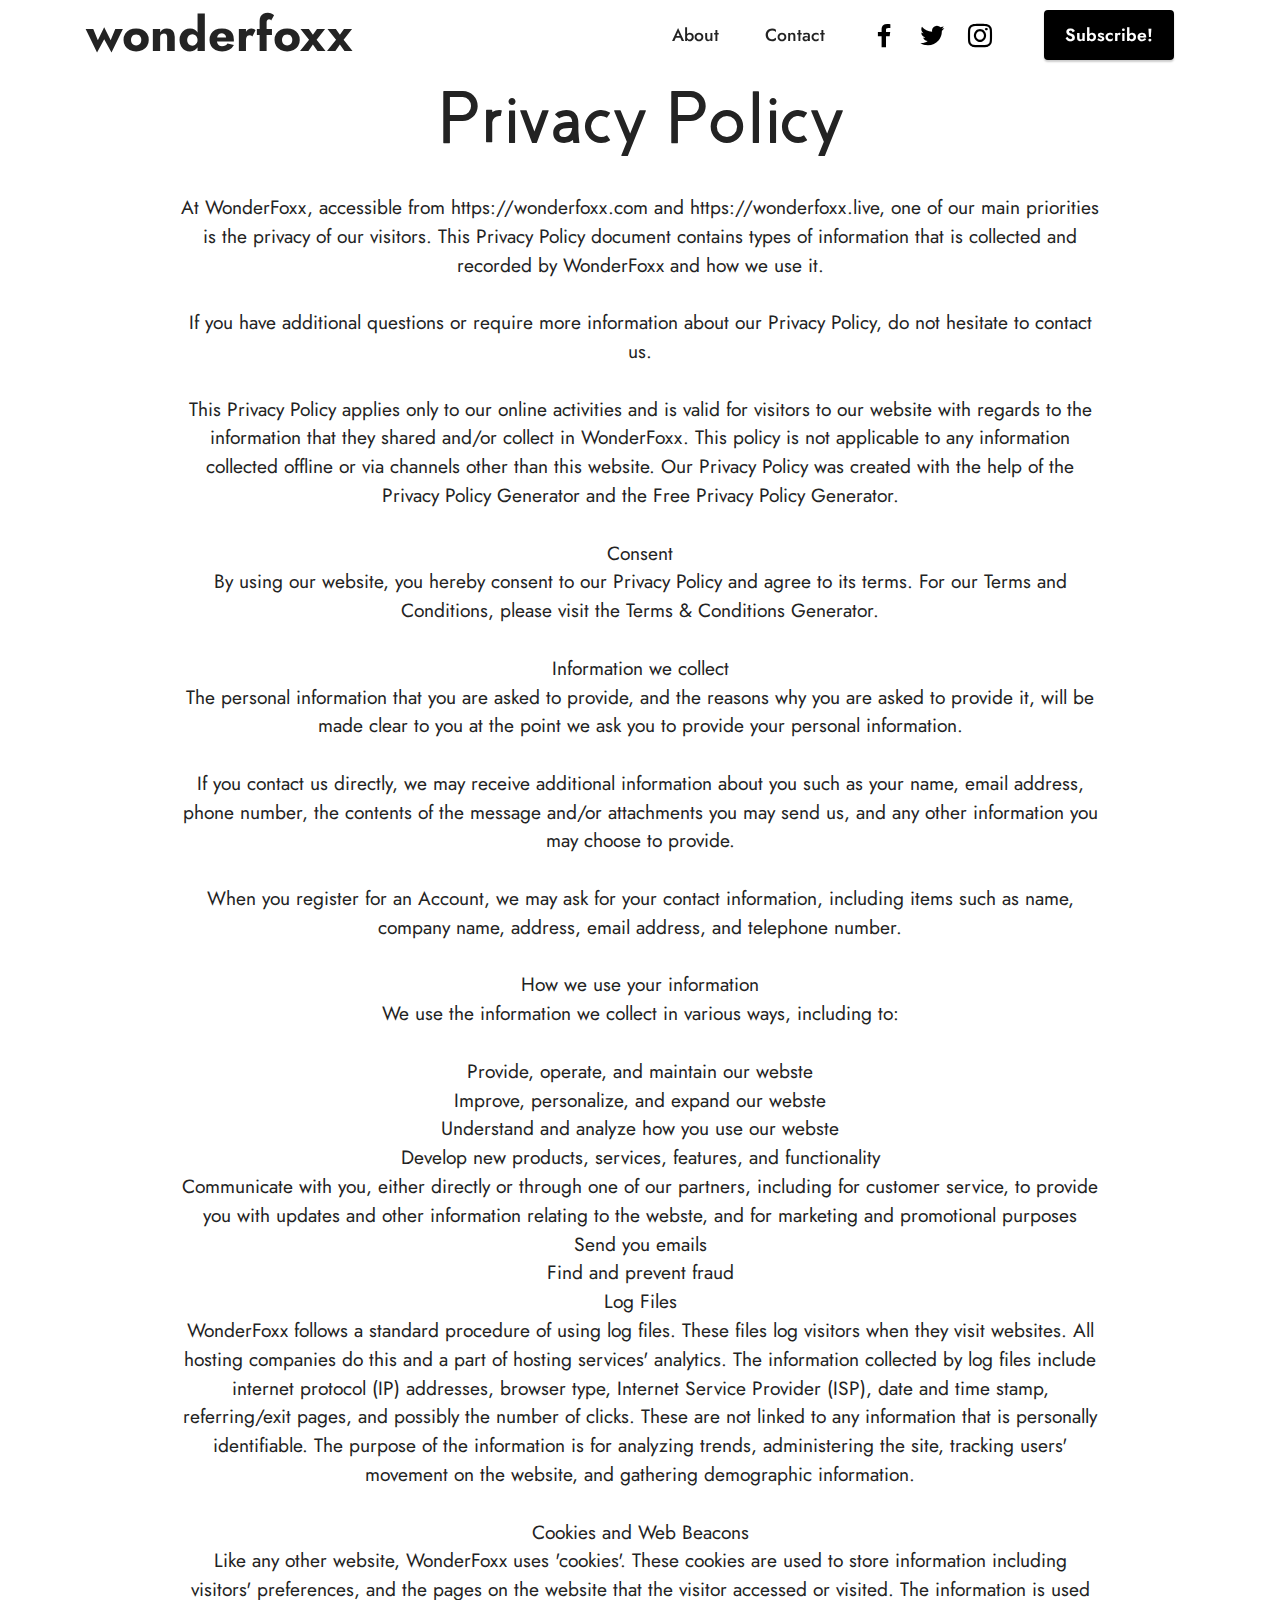
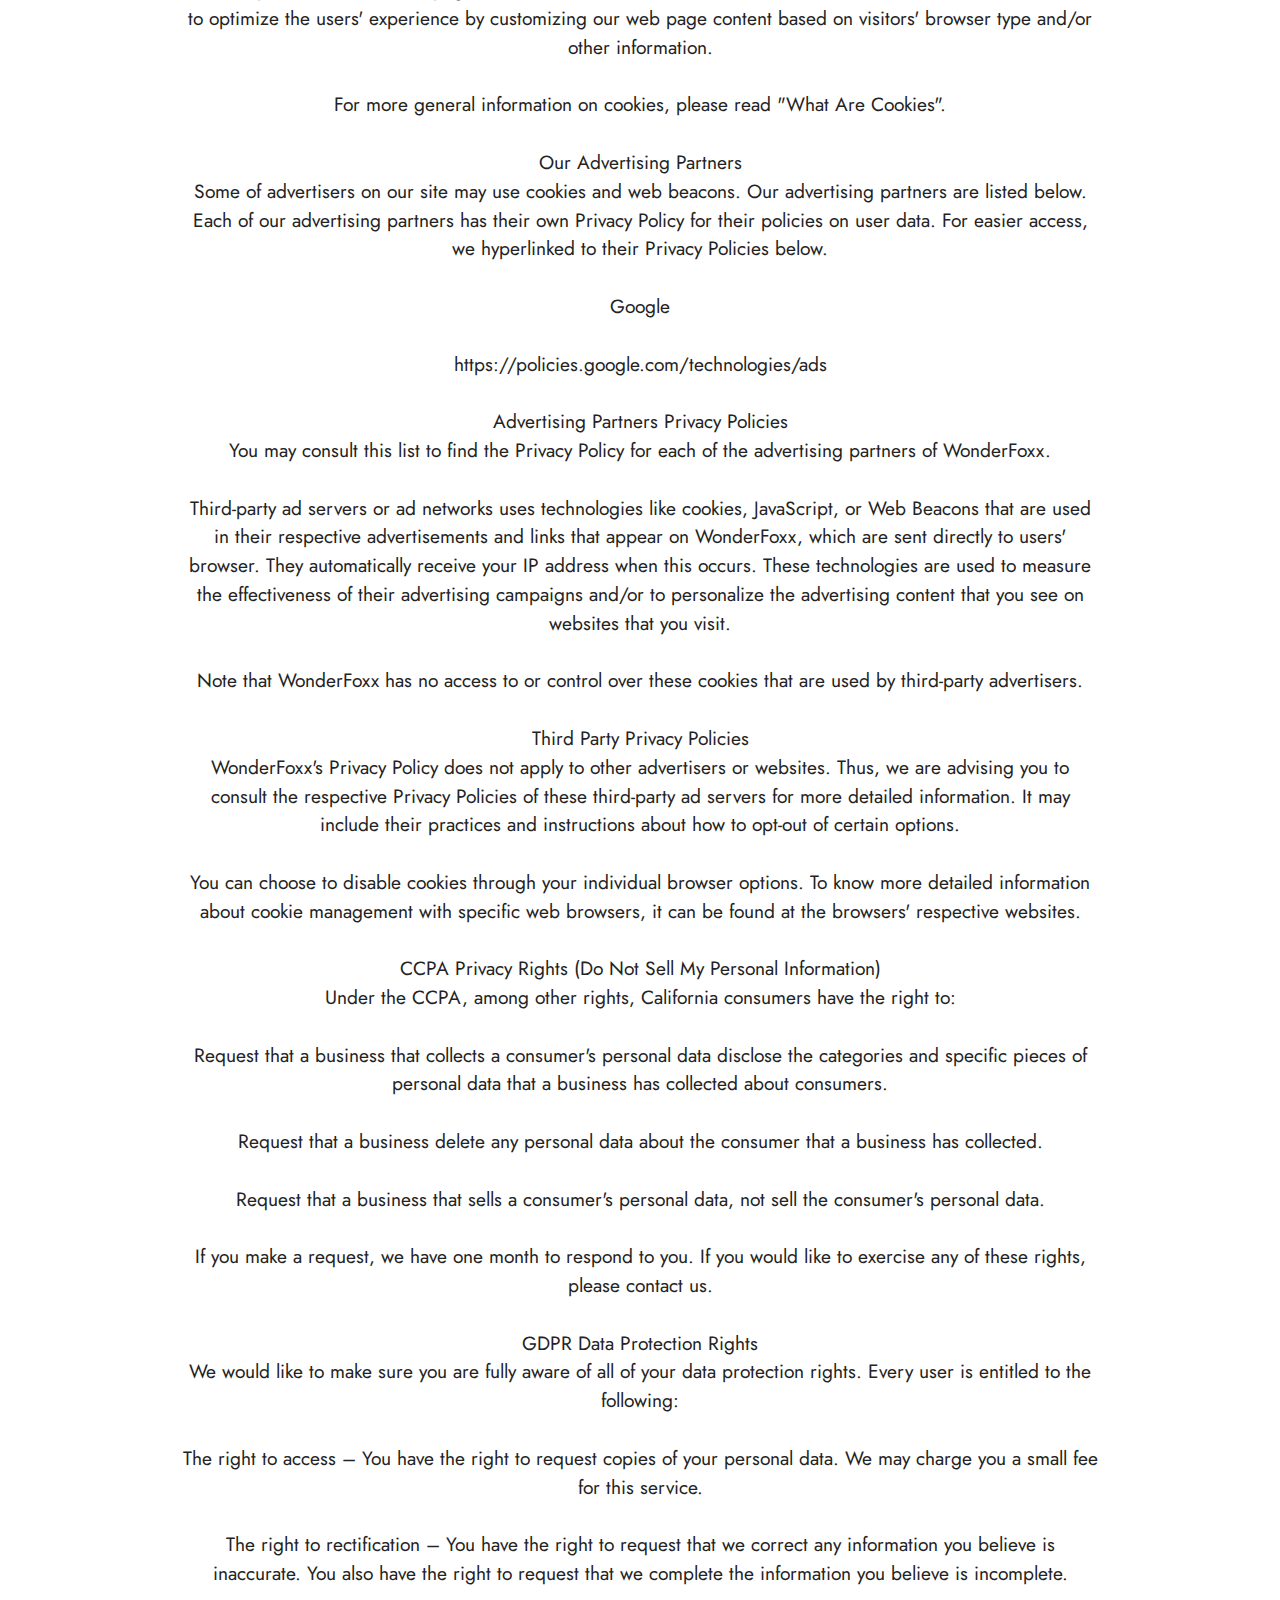
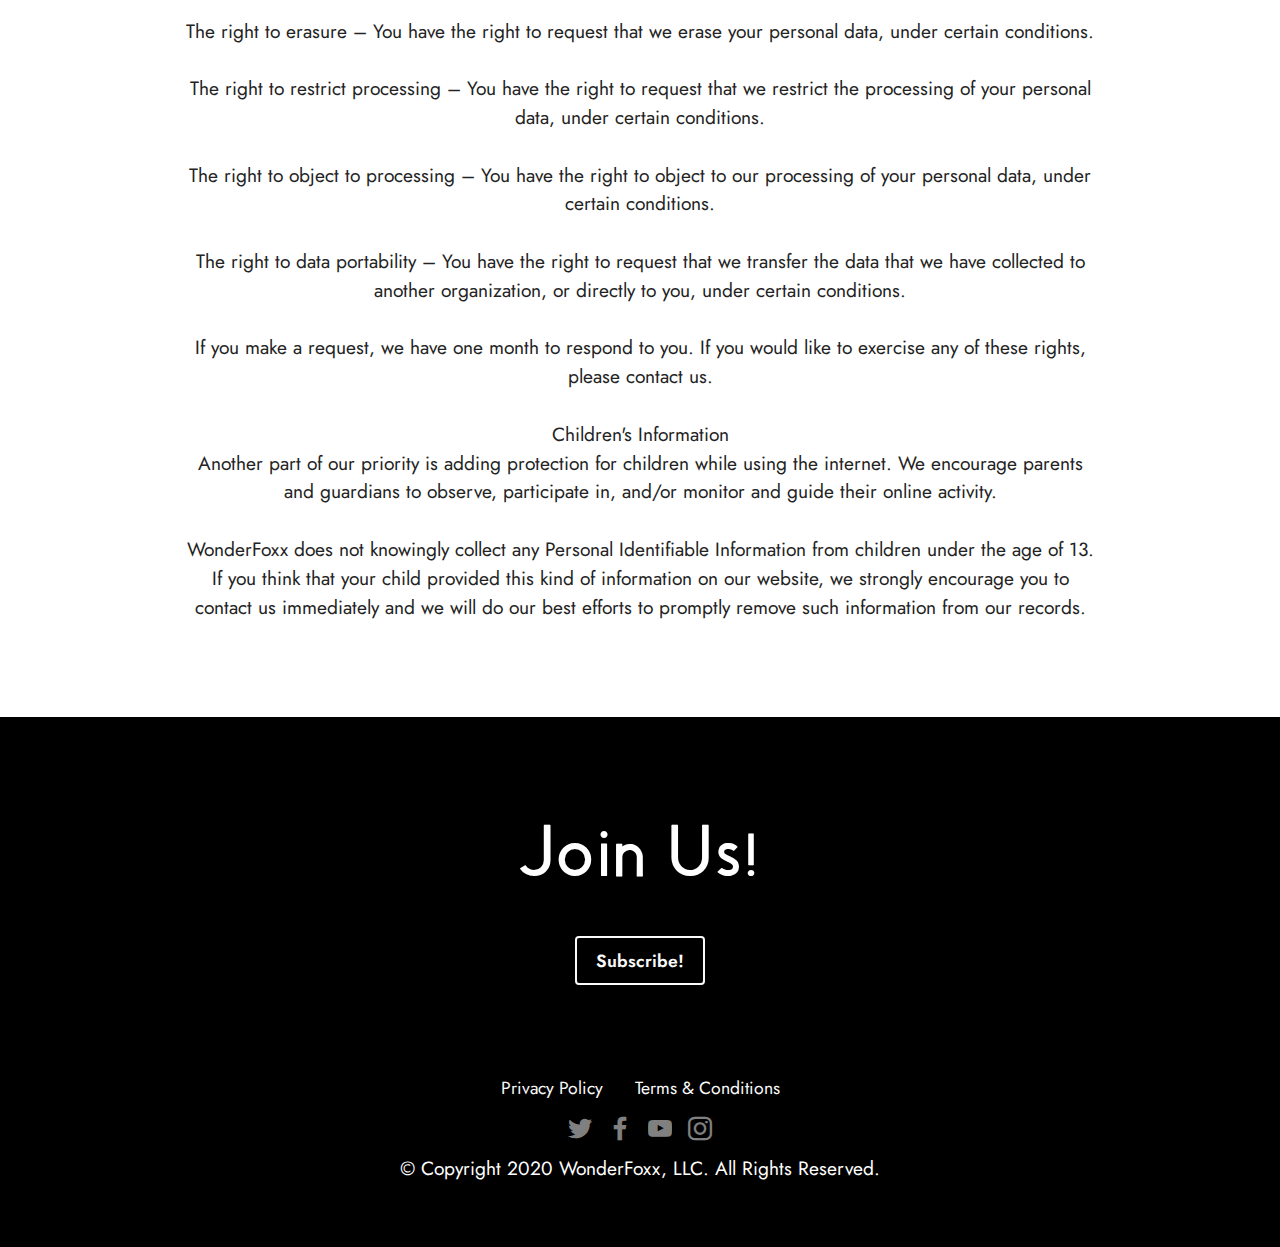
<file: privacy-policy.html>
<!DOCTYPE html>
<html>

<head lang='en-us'>
    <meta charset="UTF-8">
    <meta http-equiv="X-UA-Compatible" content="IE=edge">
    <meta name="generator" content="Mobirise v5.2.0, mobirise.com">
    <meta name="viewport" content="width=device-width, initial-scale=1, minimum-scale=1">
    <link rel="shortcut icon" href="assets/images/wonderfoxx-favicon-128x128.png" type="image/x-icon">
    <meta name="description" content="Privacy Policy for WonderFoxx.">


    <title>Privacy Policy - WonderFoxx</title>
    <link rel="stylesheet" href="assets/tether/tether.min.css">
    <link rel="stylesheet" href="assets/bootstrap/css/bootstrap.min.css">
    <link rel="stylesheet" href="assets/bootstrap/css/bootstrap-grid.min.css">
    <link rel="stylesheet" href="assets/bootstrap/css/bootstrap-reboot.min.css">
    <link rel="stylesheet" href="assets/dropdown/css/style.css">
    <link rel="stylesheet" href="assets/socicon/css/styles.css">
    <link rel="stylesheet" href="assets/theme/css/style.css">
    <link href="assets/fonts/style.css" rel="stylesheet">
    <link rel="preload" as="style" href="assets/mobirise/css/mbr-additional.css">
    <link rel="stylesheet" href="assets/mobirise/css/mbr-additional.css" type="text/css">

    <!-- Facebook Pixel Code -->
    <script>
        !function (f, b, e, v, n, t, s) {
            if (f.fbq) return; n = f.fbq = function () {
                n.callMethod ?
                    n.callMethod.apply(n, arguments) : n.queue.push(arguments)
            };
            if (!f._fbq) f._fbq = n; n.push = n; n.loaded = !0; n.version = '2.0';
            n.queue = []; t = b.createElement(e); t.async = !0;
            t.src = v; s = b.getElementsByTagName(e)[0];
            s.parentNode.insertBefore(t, s)
        }(window, document, 'script',
            'https://connect.facebook.net/en_US/fbevents.js');
        fbq('init', '1027052247720910');
        fbq('track', 'PageView');
    </script>
    <noscript><img height="1" width="1" style="display:none"
            src="https://www.facebook.com/tr?id=1027052247720910&ev=PageView&noscript=1" /></noscript>
    <!-- End Facebook Pixel Code -->


</head>

<body>

    <!-- Global site tag (gtag.js) - Google Analytics -->
    <script async src="https://www.googletagmanager.com/gtag/js?id=G-X3GRMSB6SG"></script>
    <script>
        window.dataLayer = window.dataLayer || [];
        function gtag() { dataLayer.push(arguments); }
        gtag('js', new Date());

        gtag('config', 'G-X3GRMSB6SG');
    </script>

    <section class="content5 cid-sdVWjDD0ca" id="content5-p">

        <div class="container">
            <div class="row justify-content-center">
                <div class="col-md-12 col-lg-10">
                    <h3 class="mbr-section-title mbr-fonts-style mb-4 display-1">
                        <strong>Privacy Policy</strong></h3>

                    <p class="mbr-text mbr-fonts-style display-7">At WonderFoxx, accessible from https://wonderfoxx.com
                        and https://wonderfoxx.live, one of our main priorities is the privacy of our visitors. This
                        Privacy Policy document contains types of information that is collected and recorded by
                        WonderFoxx and how we use it.
                        <br>
                        <br>If you have additional questions or require more information about our Privacy Policy, do
                        not hesitate to contact us.
                        <br>
                        <br>This Privacy Policy applies only to our online activities and is valid for visitors to our
                        website with regards to the information that they shared and/or collect in WonderFoxx. This
                        policy is not applicable to any information collected offline or via channels other than this
                        website. Our Privacy Policy was created with the help of the Privacy Policy Generator and the
                        Free Privacy Policy Generator.
                        <br>
                        <br>Consent
                        <br>By using our website, you hereby consent to our Privacy Policy and agree to its terms. For
                        our Terms and Conditions, please visit the Terms &amp; Conditions Generator.
                        <br>
                        <br>Information we collect
                        <br>The personal information that you are asked to provide, and the reasons why you are asked to
                        provide it, will be made clear to you at the point we ask you to provide your personal
                        information.
                        <br>
                        <br>If you contact us directly, we may receive additional information about you such as your
                        name, email address, phone number, the contents of the message and/or attachments you may send
                        us, and any other information you may choose to provide.
                        <br>
                        <br>When you register for an Account, we may ask for your contact information, including items
                        such as name, company name, address, email address, and telephone number.
                        <br>
                        <br>How we use your information
                        <br>We use the information we collect in various ways, including to:
                        <br>
                        <br>Provide, operate, and maintain our webste
                        <br>Improve, personalize, and expand our webste
                        <br>Understand and analyze how you use our webste
                        <br>Develop new products, services, features, and functionality
                        <br>Communicate with you, either directly or through one of our partners, including for customer
                        service, to provide you with updates and other information relating to the webste, and for
                        marketing and promotional purposes
                        <br>Send you emails
                        <br>Find and prevent fraud
                        <br>Log Files
                        <br>WonderFoxx follows a standard procedure of using log files. These files log visitors when
                        they visit websites. All hosting companies do this and a part of hosting services' analytics.
                        The information collected by log files include internet protocol (IP) addresses, browser type,
                        Internet Service Provider (ISP), date and time stamp, referring/exit pages, and possibly the
                        number of clicks. These are not linked to any information that is personally identifiable. The
                        purpose of the information is for analyzing trends, administering the site, tracking users'
                        movement on the website, and gathering demographic information.
                        <br>
                        <br>Cookies and Web Beacons
                        <br>Like any other website, WonderFoxx uses 'cookies'. These cookies are used to store
                        information including visitors' preferences, and the pages on the website that the visitor
                        accessed or visited. The information is used to optimize the users' experience by customizing
                        our web page content based on visitors' browser type and/or other information.
                        <br>
                        <br>For more general information on cookies, please read "What Are Cookies".
                        <br>
                        <br>Our Advertising Partners
                        <br>Some of advertisers on our site may use cookies and web beacons. Our advertising partners
                        are listed below. Each of our advertising partners has their own Privacy Policy for their
                        policies on user data. For easier access, we hyperlinked to their Privacy Policies below.
                        <br>
                        <br>Google
                        <br>
                        <br>https://policies.google.com/technologies/ads
                        <br>
                        <br>Advertising Partners Privacy Policies
                        <br>You may consult this list to find the Privacy Policy for each of the advertising partners of
                        WonderFoxx.
                        <br>
                        <br>Third-party ad servers or ad networks uses technologies like cookies, JavaScript, or Web
                        Beacons that are used in their respective advertisements and links that appear on WonderFoxx,
                        which are sent directly to users' browser. They automatically receive your IP address when this
                        occurs. These technologies are used to measure the effectiveness of their advertising campaigns
                        and/or to personalize the advertising content that you see on websites that you visit.
                        <br>
                        <br>Note that WonderFoxx has no access to or control over these cookies that are used by
                        third-party advertisers.
                        <br>
                        <br>Third Party Privacy Policies
                        <br>WonderFoxx's Privacy Policy does not apply to other advertisers or websites. Thus, we are
                        advising you to consult the respective Privacy Policies of these third-party ad servers for more
                        detailed information. It may include their practices and instructions about how to opt-out of
                        certain options.
                        <br>
                        <br>You can choose to disable cookies through your individual browser options. To know more
                        detailed information about cookie management with specific web browsers, it can be found at the
                        browsers' respective websites.
                        <br>
                        <br>CCPA Privacy Rights (Do Not Sell My Personal Information)
                        <br>Under the CCPA, among other rights, California consumers have the right to:
                        <br>
                        <br>Request that a business that collects a consumer's personal data disclose the categories and
                        specific pieces of personal data that a business has collected about consumers.
                        <br>
                        <br>Request that a business delete any personal data about the consumer that a business has
                        collected.
                        <br>
                        <br>Request that a business that sells a consumer's personal data, not sell the consumer's
                        personal data.
                        <br>
                        <br>If you make a request, we have one month to respond to you. If you would like to exercise
                        any of these rights, please contact us.
                        <br>
                        <br>GDPR Data Protection Rights
                        <br>We would like to make sure you are fully aware of all of your data protection rights. Every
                        user is entitled to the following:
                        <br>
                        <br>The right to access – You have the right to request copies of your personal data. We may
                        charge you a small fee for this service.
                        <br>
                        <br>The right to rectification – You have the right to request that we correct any information
                        you believe is inaccurate. You also have the right to request that we complete the information
                        you believe is incomplete.
                        <br>
                        <br>The right to erasure – You have the right to request that we erase your personal data, under
                        certain conditions.
                        <br>
                        <br>The right to restrict processing – You have the right to request that we restrict the
                        processing of your personal data, under certain conditions.
                        <br>
                        <br>The right to object to processing – You have the right to object to our processing of your
                        personal data, under certain conditions.
                        <br>
                        <br>The right to data portability – You have the right to request that we transfer the data that
                        we have collected to another organization, or directly to you, under certain conditions.
                        <br>
                        <br>If you make a request, we have one month to respond to you. If you would like to exercise
                        any of these rights, please contact us.
                        <br>
                        <br>Children's Information
                        <br>Another part of our priority is adding protection for children while using the internet. We
                        encourage parents and guardians to observe, participate in, and/or monitor and guide their
                        online activity.
                        <br>
                        <br>WonderFoxx does not knowingly collect any Personal Identifiable Information from children
                        under the age of 13. If you think that your child provided this kind of information on our
                        website, we strongly encourage you to contact us immediately and we will do our best efforts to
                        promptly remove such information from our records.</p>
                </div>
            </div>
        </div>
    </section>

    <section class="info1 cid-sdVWcWBmVL" id="info1-o">


        <div class="align-center container">
            <div class="row justify-content-center">
                <div class="col-12 col-lg-8">
                    <h3 class="mbr-section-title mb-4 mbr-fonts-style display-1">
                        <strong>Join Us!</strong></h3>

                    <div class="mbr-section-btn"><a class="btn btn-white-outline display-4"
                            href="index.html#form1-4">Subscribe!</a></div>
                </div>
            </div>
        </div>
    </section>

    <section class="menu menu3 cid-sdVoONhSIg" once="menu" id="menu3-k">

        <nav class="navbar navbar-dropdown navbar-fixed-top navbar-expand-lg">
            <div class="container">
                <div class="navbar-brand">

                    <span class="navbar-caption-wrap"><a class="navbar-caption text-black text-primary display-2"
                            href="index.html">wonderfoxx</a></span>
                </div>
                <button class="navbar-toggler" type="button" data-toggle="collapse"
                    data-target="#navbarSupportedContent" aria-controls="navbarNavAltMarkup" aria-expanded="false"
                    aria-label="Toggle navigation">
                    <div class="hamburger">
                        <span></span>
                        <span></span>
                        <span></span>
                        <span></span>
                    </div>
                </button>
                <div class="collapse navbar-collapse" id="navbarSupportedContent">
                    <ul class="navbar-nav nav-dropdown" data-app-modern-menu="true">
                        <li class="nav-item"><a class="nav-link link text-black text-primary display-4"
                                href="about-us.html">
                                About</a></li>

                        <li class="nav-item"><a class="nav-link link text-black text-primary display-4"
                                href="contact.html">Contact</a>
                        </li>
                    </ul>
                    <div class="icons-menu">
                        <a class="iconfont-wrapper" href="https://facebook.com/siddhesh.kulthe.501" target="_blank">
                            <span class="p-2 mbr-iconfont socicon-facebook socicon"></span>
                        </a>
                        <a class="iconfont-wrapper" href="https://twitter.com/siddhesh_kulthe4" target="_blank">
                            <span class="p-2 mbr-iconfont socicon-twitter socicon"></span>
                        </a>
                        <a class="iconfont-wrapper" href="https://instagram.com/iamsid47" target="_blank">
                            <span class="p-2 mbr-iconfont socicon-instagram socicon"></span>
                        </a>

                    </div>
                    <div class="navbar-buttons mbr-section-btn"><a class="btn btn-primary display-4"
                            href="index.html#form1-4">
                            Subscribe!</a></div>
                </div>
            </div>
        </nav>
    </section>

    <section class="footer3 cid-sdVp8rmNL3" once="footers" id="footer3-l">





        <div class="container-fluid">
            <div class="media-container-row align-center mbr-white">
                <div class="row row-links">
                    <ul class="foot-menu">





                        <li class="foot-menu-item mbr-fonts-style display-4"><a href="privacy-policy.html"
                                class="text-white">Privacy Policy</a></li>
                        <li class="foot-menu-item mbr-fonts-style display-4"><a href="terms-and-conditions.html"
                                class="text-white">Terms &amp; Conditions</a></li>
                    </ul>
                </div>
                <div class="row social-row">
                    <div class="social-list align-right pb-2">






                        <div class="soc-item">
                            <a href="https://twitter.com/" target="_blank">
                                <span class="mbr-iconfont mbr-iconfont-social socicon-twitter socicon"></span>
                            </a>
                        </div>
                        <div class="soc-item">
                            <a href="https://www.facebook.com/" target="_blank">
                                <span class="mbr-iconfont mbr-iconfont-social socicon-facebook socicon"></span>
                            </a>
                        </div>
                        <div class="soc-item">
                            <a href="https://www.youtube.com/" target="_blank">
                                <span class="mbr-iconfont mbr-iconfont-social socicon-youtube socicon"></span>
                            </a>
                        </div>
                        <div class="soc-item">
                            <a href="https://instagram.com/" target="_blank">
                                <span class="mbr-iconfont mbr-iconfont-social socicon-instagram socicon"></span>
                            </a>
                        </div>
                    </div>
                </div>
                <div class="row row-copirayt">
                    <p class="mbr-text mb-0 mbr-fonts-style mbr-white align-center display-7">
                        © Copyright 2020 WonderFoxx, LLC. All Rights Reserved.
                    </p>
                </div>
            </div>
        </div>
    </section>

    <script src="assets/web/assets/jquery/jquery.min.js"></script>
    <script src="assets/popper/popper.min.js"></script>
    <script src="assets/tether/tether.min.js"></script>
    <script src="assets/bootstrap/js/bootstrap.min.js"></script>
    <script src="assets/web/assets/cookies-alert-plugin/cookies-alert-core.js"></script>
    <script src="assets/web/assets/cookies-alert-plugin/cookies-alert-script.js"></script>
    <script src="assets/smoothscroll/smooth-scroll.js"></script>
    <script src="assets/dropdown/js/nav-dropdown.js"></script>
    <script src="assets/dropdown/js/navbar-dropdown.js"></script>
    <script src="assets/touchswipe/jquery.touch-swipe.min.js"></script>
    <script src="assets/theme/js/script.js"></script>


    <input name="cookieData" type="hidden" data-cookie-customDialogSelector='null' data-cookie-colorText='#000000'
        data-cookie-colorBg='rgba(255, 255, 255, 0.99)' data-cookie-textButton='Agree' data-cookie-colorButton='#e43f3f'
        data-cookie-colorLink='#4479d9' data-cookie-underlineLink='true'
        data-cookie-text="We use cookies to give you the best experience. Read our <a href='privacy-policy.html'>cookie policy</a>.">
</body>

</html>
</file>
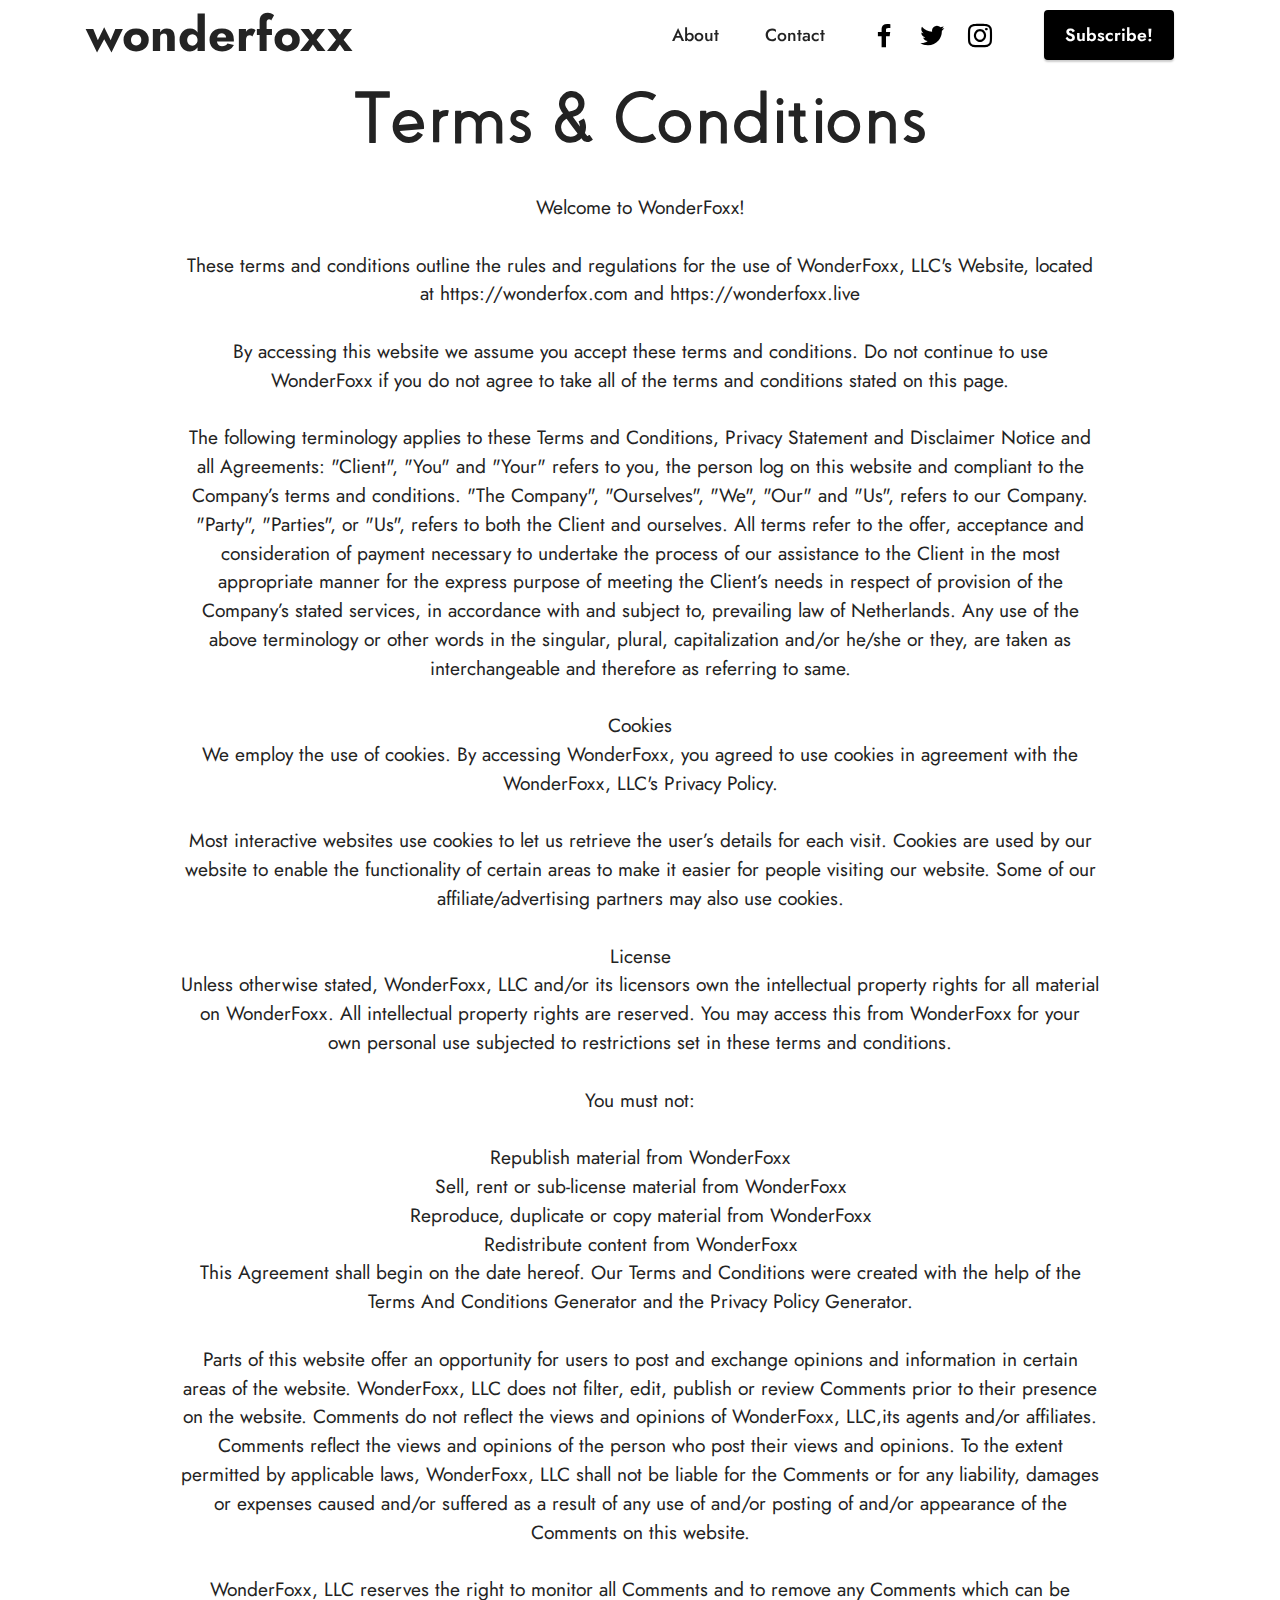
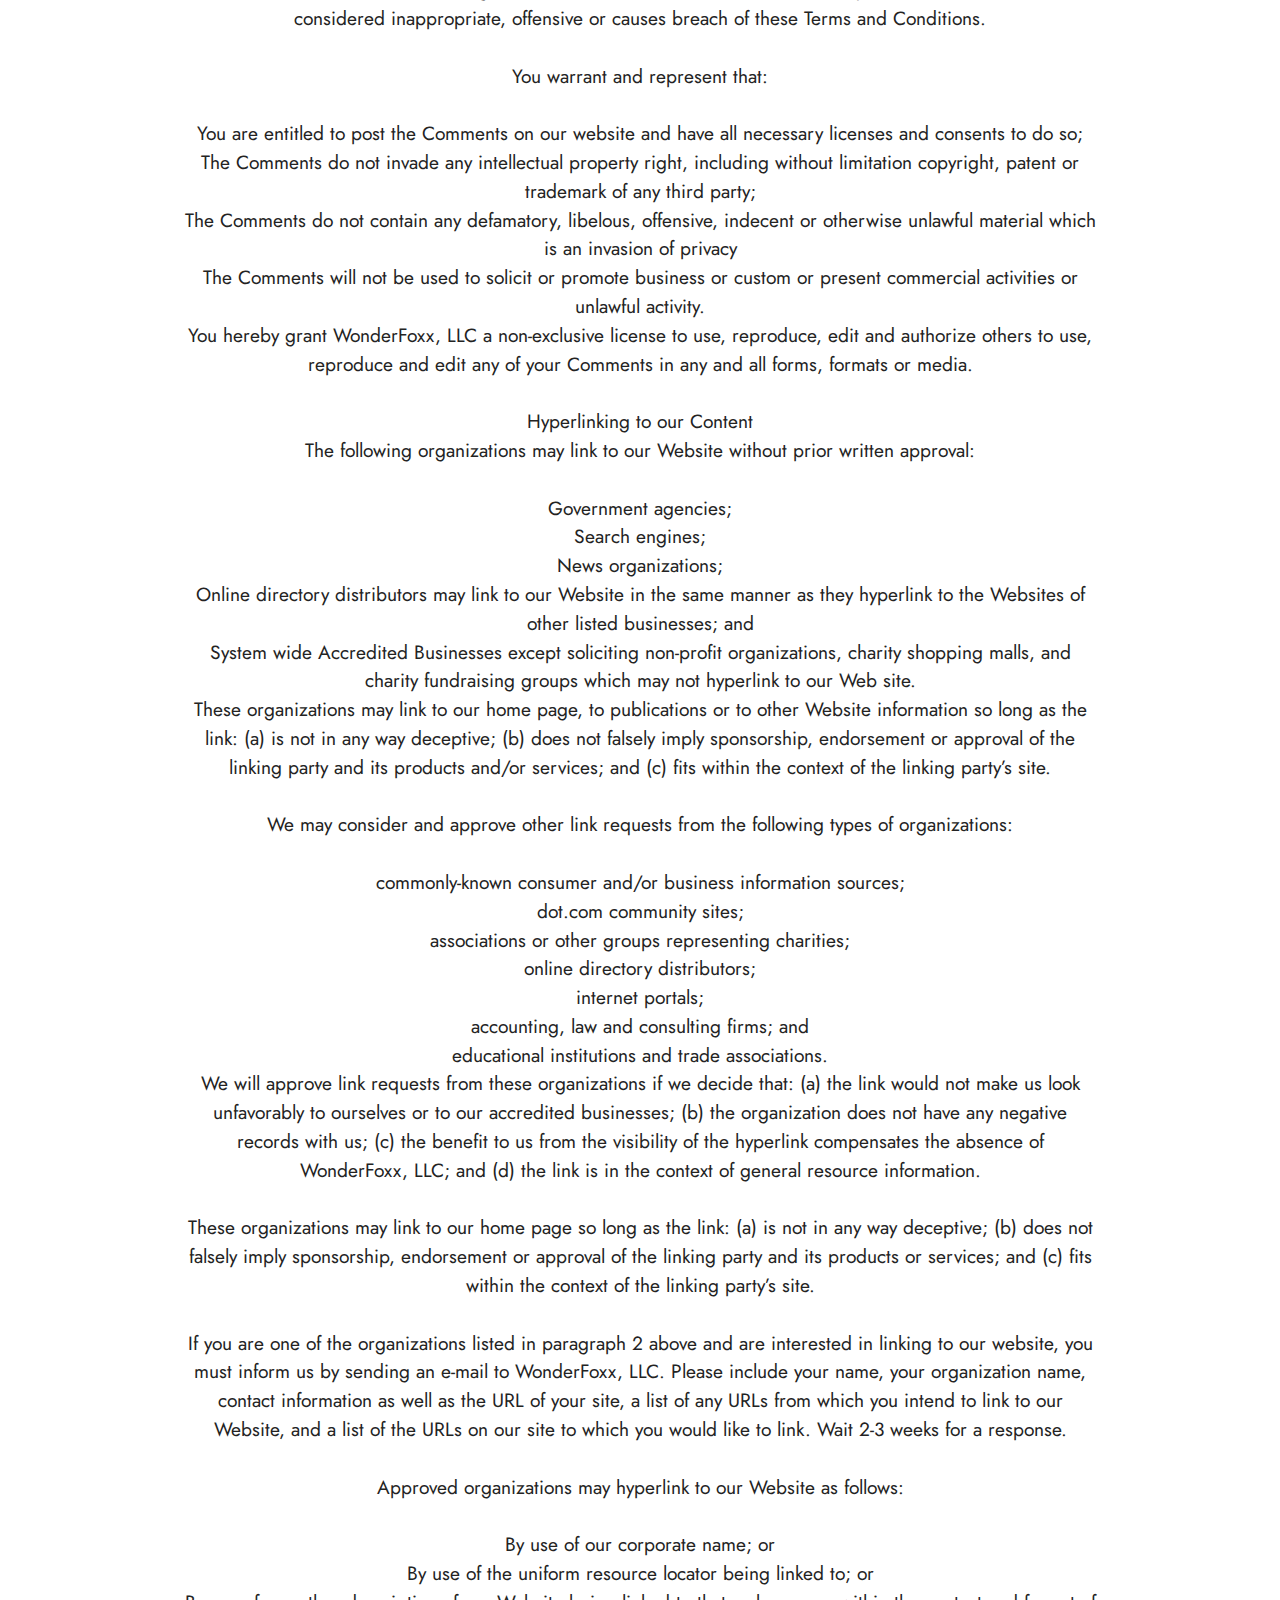
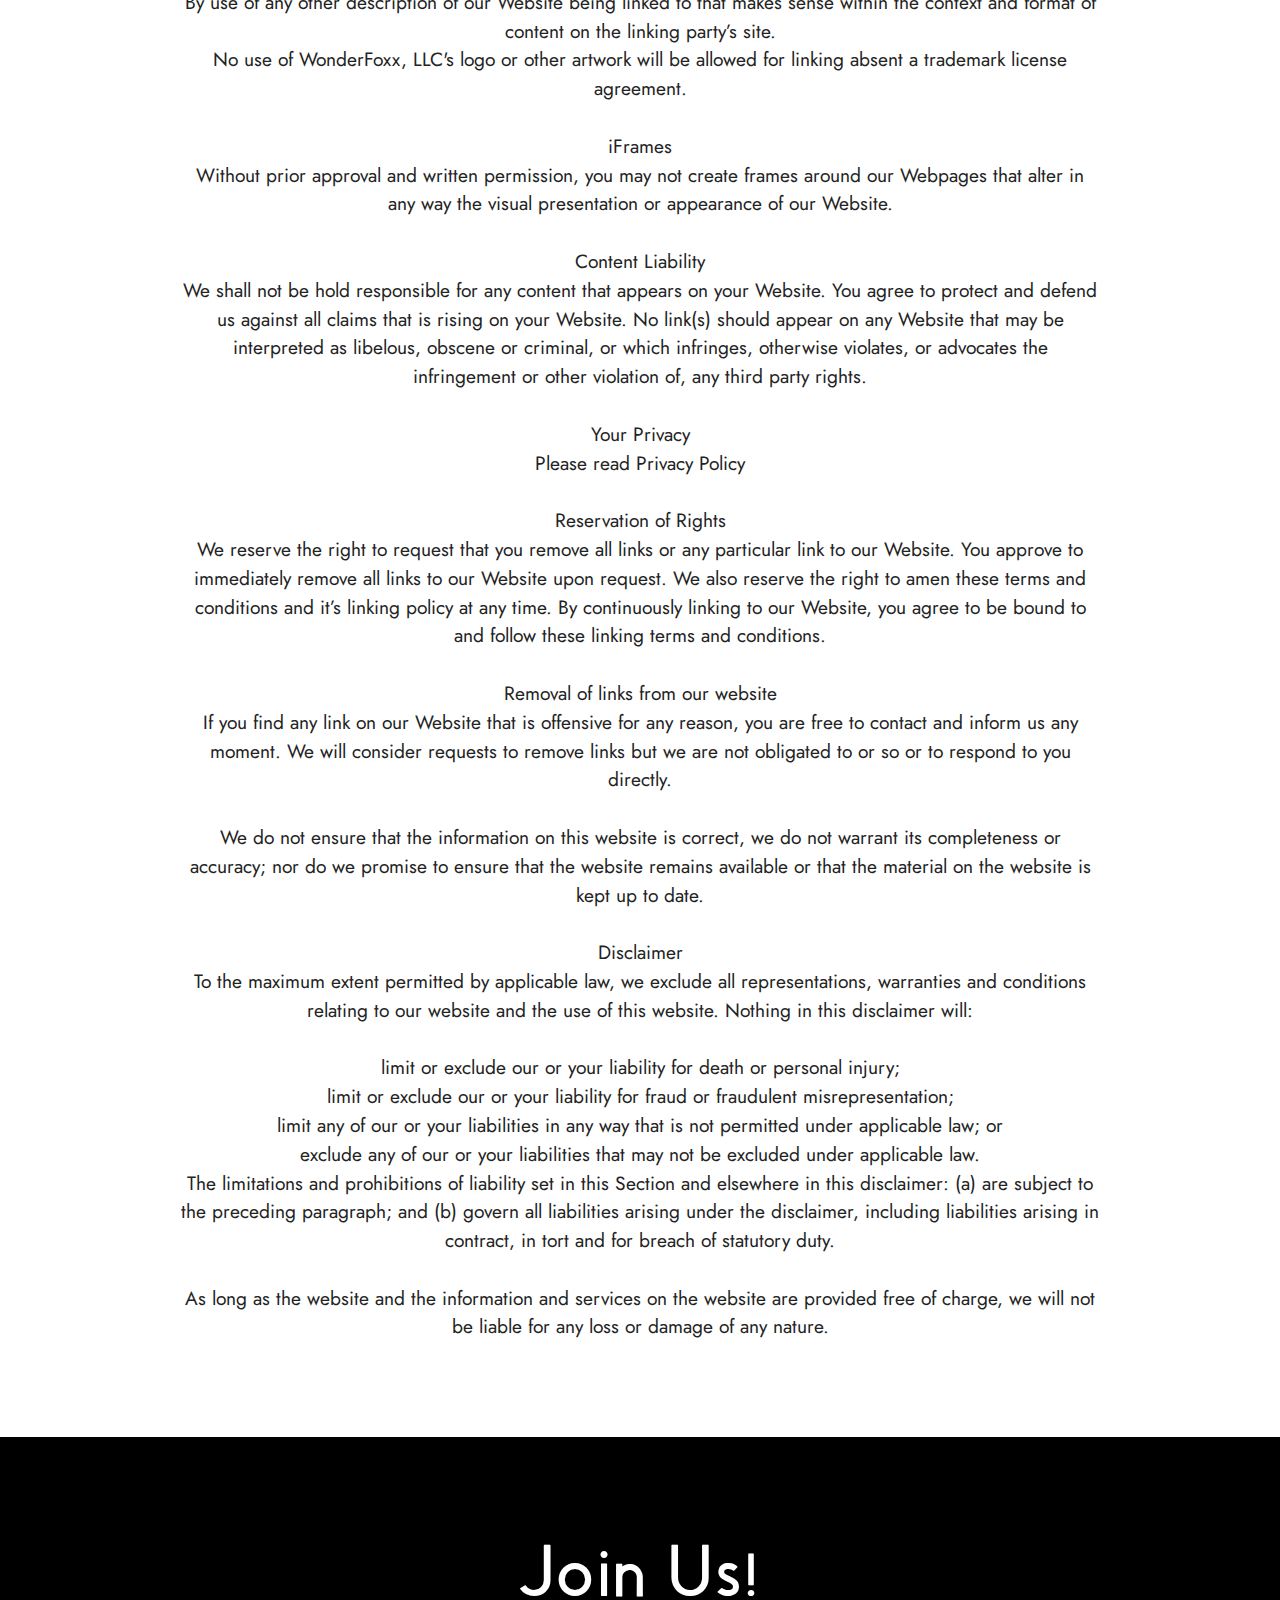
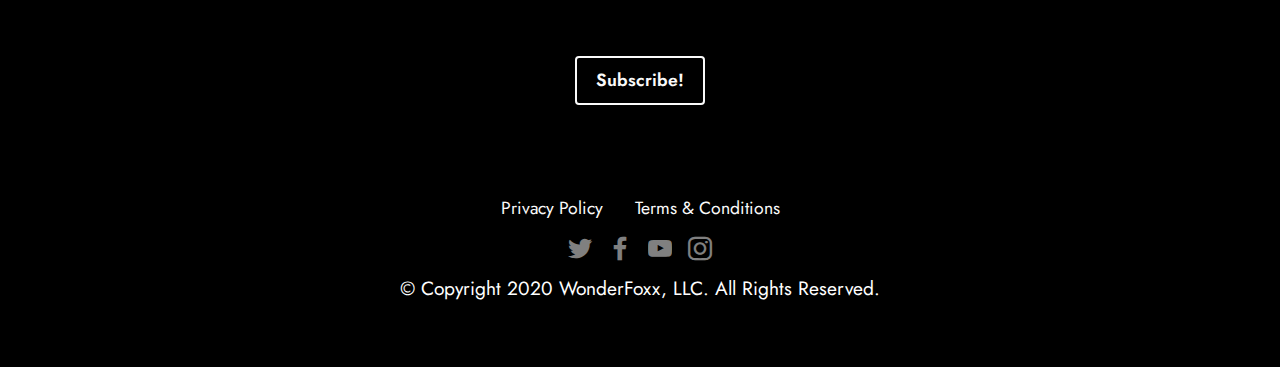
<file: terms-and-conditions.html>
<!DOCTYPE html>
<html>

<head lang='en-us'>

    <meta charset="UTF-8">
    <meta http-equiv="X-UA-Compatible" content="IE=edge">
    <meta name="generator" content="Mobirise v5.2.0, mobirise.com">
    <meta name="viewport" content="width=device-width, initial-scale=1, minimum-scale=1">
    <link rel="shortcut icon" href="assets/images/wonderfoxx-favicon-128x128.png" type="image/x-icon">
    <meta name="description" content="Terms And Conditions for WonderFoxx.">


    <title>Terms And Conditions - WonderFoxx</title>
    <link rel="stylesheet" href="assets/tether/tether.min.css">
    <link rel="stylesheet" href="assets/bootstrap/css/bootstrap.min.css">
    <link rel="stylesheet" href="assets/bootstrap/css/bootstrap-grid.min.css">
    <link rel="stylesheet" href="assets/bootstrap/css/bootstrap-reboot.min.css">
    <link rel="stylesheet" href="assets/dropdown/css/style.css">
    <link rel="stylesheet" href="assets/socicon/css/styles.css">
    <link rel="stylesheet" href="assets/theme/css/style.css">
    <link href="assets/fonts/style.css" rel="stylesheet">
    <link rel="preload" as="style" href="assets/mobirise/css/mbr-additional.css">
    <link rel="stylesheet" href="assets/mobirise/css/mbr-additional.css" type="text/css">

    <!-- Facebook Pixel Code -->
    <script>
        !function (f, b, e, v, n, t, s) {
            if (f.fbq) return; n = f.fbq = function () {
                n.callMethod ?
                    n.callMethod.apply(n, arguments) : n.queue.push(arguments)
            };
            if (!f._fbq) f._fbq = n; n.push = n; n.loaded = !0; n.version = '2.0';
            n.queue = []; t = b.createElement(e); t.async = !0;
            t.src = v; s = b.getElementsByTagName(e)[0];
            s.parentNode.insertBefore(t, s)
        }(window, document, 'script',
            'https://connect.facebook.net/en_US/fbevents.js');
        fbq('init', '1027052247720910');
        fbq('track', 'PageView');
    </script>
    <noscript><img height="1" width="1" style="display:none"
            src="https://www.facebook.com/tr?id=1027052247720910&ev=PageView&noscript=1" /></noscript>
    <!-- End Facebook Pixel Code -->


</head>

<body>

    <!-- Global site tag (gtag.js) - Google Analytics -->
    <script async src="https://www.googletagmanager.com/gtag/js?id=G-X3GRMSB6SG"></script>
    <script>
        window.dataLayer = window.dataLayer || [];
        function gtag() { dataLayer.push(arguments); }
        gtag('js', new Date());

        gtag('config', 'G-X3GRMSB6SG');
    </script>





    <section class="content5 cid-sdVX6ug8Mb" id="content5-q">

        <div class="container">
            <div class="row justify-content-center">
                <div class="col-md-12 col-lg-10">
                    <h3 class="mbr-section-title mbr-fonts-style mb-4 display-1">
                        <strong>Terms &amp; Conditions</strong></h3>

                    <p class="mbr-text mbr-fonts-style display-7">Welcome to WonderFoxx!
                        <br>
                        <br>These terms and conditions outline the rules and regulations for the use of WonderFoxx,
                        LLC's Website, located at https://wonderfox.com and https://wonderfoxx.live<br>
                        <br>By accessing this website we assume you accept these terms and conditions. Do not continue
                        to use WonderFoxx if you do not agree to take all of the terms and conditions stated on this
                        page.
                        <br>
                        <br>The following terminology applies to these Terms and Conditions, Privacy Statement and
                        Disclaimer Notice and all Agreements: "Client", "You" and "Your" refers to you, the person log
                        on this website and compliant to the Company’s terms and conditions. "The Company", "Ourselves",
                        "We", "Our" and "Us", refers to our Company. "Party", "Parties", or "Us", refers to both the
                        Client and ourselves. All terms refer to the offer, acceptance and consideration of payment
                        necessary to undertake the process of our assistance to the Client in the most appropriate
                        manner for the express purpose of meeting the Client’s needs in respect of provision of the
                        Company’s stated services, in accordance with and subject to, prevailing law of Netherlands. Any
                        use of the above terminology or other words in the singular, plural, capitalization and/or
                        he/she or they, are taken as interchangeable and therefore as referring to same.
                        <br>
                        <br>Cookies
                        <br>We employ the use of cookies. By accessing WonderFoxx, you agreed to use cookies in
                        agreement with the WonderFoxx, LLC's Privacy Policy.
                        <br>
                        <br>Most interactive websites use cookies to let us retrieve the user’s details for each visit.
                        Cookies are used by our website to enable the functionality of certain areas to make it easier
                        for people visiting our website. Some of our affiliate/advertising partners may also use
                        cookies.
                        <br>
                        <br>License
                        <br>Unless otherwise stated, WonderFoxx, LLC and/or its licensors own the intellectual property
                        rights for all material on WonderFoxx. All intellectual property rights are reserved. You may
                        access this from WonderFoxx for your own personal use subjected to restrictions set in these
                        terms and conditions.
                        <br>
                        <br>You must not:
                        <br>
                        <br>Republish material from WonderFoxx
                        <br>Sell, rent or sub-license material from WonderFoxx
                        <br>Reproduce, duplicate or copy material from WonderFoxx
                        <br>Redistribute content from WonderFoxx
                        <br>This Agreement shall begin on the date hereof. Our Terms and Conditions were created with
                        the help of the Terms And Conditions Generator and the Privacy Policy Generator.
                        <br>
                        <br>Parts of this website offer an opportunity for users to post and exchange opinions and
                        information in certain areas of the website. WonderFoxx, LLC does not filter, edit, publish or
                        review Comments prior to their presence on the website. Comments do not reflect the views and
                        opinions of WonderFoxx, LLC,its agents and/or affiliates. Comments reflect the views and
                        opinions of the person who post their views and opinions. To the extent permitted by applicable
                        laws, WonderFoxx, LLC shall not be liable for the Comments or for any liability, damages or
                        expenses caused and/or suffered as a result of any use of and/or posting of and/or appearance of
                        the Comments on this website.
                        <br>
                        <br>WonderFoxx, LLC reserves the right to monitor all Comments and to remove any Comments which
                        can be considered inappropriate, offensive or causes breach of these Terms and Conditions.
                        <br>
                        <br>You warrant and represent that:
                        <br>
                        <br>You are entitled to post the Comments on our website and have all necessary licenses and
                        consents to do so;
                        <br>The Comments do not invade any intellectual property right, including without limitation
                        copyright, patent or trademark of any third party;
                        <br>The Comments do not contain any defamatory, libelous, offensive, indecent or otherwise
                        unlawful material which is an invasion of privacy
                        <br>The Comments will not be used to solicit or promote business or custom or present commercial
                        activities or unlawful activity.
                        <br>You hereby grant WonderFoxx, LLC a non-exclusive license to use, reproduce, edit and
                        authorize others to use, reproduce and edit any of your Comments in any and all forms, formats
                        or media.
                        <br>
                        <br>Hyperlinking to our Content
                        <br>The following organizations may link to our Website without prior written approval:
                        <br>
                        <br>Government agencies;
                        <br>Search engines;
                        <br>News organizations;
                        <br>Online directory distributors may link to our Website in the same manner as they hyperlink
                        to the Websites of other listed businesses; and
                        <br>System wide Accredited Businesses except soliciting non-profit organizations, charity
                        shopping malls, and charity fundraising groups which may not hyperlink to our Web site.
                        <br>These organizations may link to our home page, to publications or to other Website
                        information so long as the link: (a) is not in any way deceptive; (b) does not falsely imply
                        sponsorship, endorsement or approval of the linking party and its products and/or services; and
                        (c) fits within the context of the linking party’s site.
                        <br>
                        <br>We may consider and approve other link requests from the following types of organizations:
                        <br>
                        <br>commonly-known consumer and/or business information sources;
                        <br>dot.com community sites;
                        <br>associations or other groups representing charities;
                        <br>online directory distributors;
                        <br>internet portals;
                        <br>accounting, law and consulting firms; and
                        <br>educational institutions and trade associations.
                        <br>We will approve link requests from these organizations if we decide that: (a) the link would
                        not make us look unfavorably to ourselves or to our accredited businesses; (b) the organization
                        does not have any negative records with us; (c) the benefit to us from the visibility of the
                        hyperlink compensates the absence of WonderFoxx, LLC; and (d) the link is in the context of
                        general resource information.
                        <br>
                        <br>These organizations may link to our home page so long as the link: (a) is not in any way
                        deceptive; (b) does not falsely imply sponsorship, endorsement or approval of the linking party
                        and its products or services; and (c) fits within the context of the linking party’s site.
                        <br>
                        <br>If you are one of the organizations listed in paragraph 2 above and are interested in
                        linking to our website, you must inform us by sending an e-mail to WonderFoxx, LLC. Please
                        include your name, your organization name, contact information as well as the URL of your site,
                        a list of any URLs from which you intend to link to our Website, and a list of the URLs on our
                        site to which you would like to link. Wait 2-3 weeks for a response.
                        <br>
                        <br>Approved organizations may hyperlink to our Website as follows:
                        <br>
                        <br>By use of our corporate name; or
                        <br>By use of the uniform resource locator being linked to; or
                        <br>By use of any other description of our Website being linked to that makes sense within the
                        context and format of content on the linking party’s site.
                        <br>No use of WonderFoxx, LLC's logo or other artwork will be allowed for linking absent a
                        trademark license agreement.
                        <br>
                        <br>iFrames
                        <br>Without prior approval and written permission, you may not create frames around our Webpages
                        that alter in any way the visual presentation or appearance of our Website.
                        <br>
                        <br>Content Liability
                        <br>We shall not be hold responsible for any content that appears on your Website. You agree to
                        protect and defend us against all claims that is rising on your Website. No link(s) should
                        appear on any Website that may be interpreted as libelous, obscene or criminal, or which
                        infringes, otherwise violates, or advocates the infringement or other violation of, any third
                        party rights.
                        <br>
                        <br>Your Privacy
                        <br>Please read Privacy Policy
                        <br>
                        <br>Reservation of Rights
                        <br>We reserve the right to request that you remove all links or any particular link to our
                        Website. You approve to immediately remove all links to our Website upon request. We also
                        reserve the right to amen these terms and conditions and it’s linking policy at any time. By
                        continuously linking to our Website, you agree to be bound to and follow these linking terms and
                        conditions.
                        <br>
                        <br>Removal of links from our website
                        <br>If you find any link on our Website that is offensive for any reason, you are free to
                        contact and inform us any moment. We will consider requests to remove links but we are not
                        obligated to or so or to respond to you directly.
                        <br>
                        <br>We do not ensure that the information on this website is correct, we do not warrant its
                        completeness or accuracy; nor do we promise to ensure that the website remains available or that
                        the material on the website is kept up to date.
                        <br>
                        <br>Disclaimer
                        <br>To the maximum extent permitted by applicable law, we exclude all representations,
                        warranties and conditions relating to our website and the use of this website. Nothing in this
                        disclaimer will:
                        <br>
                        <br>limit or exclude our or your liability for death or personal injury;
                        <br>limit or exclude our or your liability for fraud or fraudulent misrepresentation;
                        <br>limit any of our or your liabilities in any way that is not permitted under applicable law;
                        or
                        <br>exclude any of our or your liabilities that may not be excluded under applicable law.
                        <br>The limitations and prohibitions of liability set in this Section and elsewhere in this
                        disclaimer: (a) are subject to the preceding paragraph; and (b) govern all liabilities arising
                        under the disclaimer, including liabilities arising in contract, in tort and for breach of
                        statutory duty.
                        <br>
                        <br>As long as the website and the information and services on the website are provided free of
                        charge, we will not be liable for any loss or damage of any nature.</p>
                </div>
            </div>
        </div>
    </section>

    <section class="info1 cid-sdVX6uUQhB" id="info1-r">


        <div class="align-center container">
            <div class="row justify-content-center">
                <div class="col-12 col-lg-8">
                    <h3 class="mbr-section-title mb-4 mbr-fonts-style display-1">
                        <strong>Join Us!</strong></h3>

                    <div class="mbr-section-btn"><a class="btn btn-white-outline display-4"
                            href="index.html#form1-4">Subscribe!</a></div>
                </div>
            </div>
        </div>
    </section>

    <section class="menu menu3 cid-sdVX6vAiaJ" once="menu" id="menu3-s">

        <nav class="navbar navbar-dropdown navbar-fixed-top navbar-expand-lg">
            <div class="container">
                <div class="navbar-brand">

                    <span class="navbar-caption-wrap"><a class="navbar-caption text-black text-primary display-2"
                            href="index.html">wonderfoxx</a></span>
                </div>
                <button class="navbar-toggler" type="button" data-toggle="collapse"
                    data-target="#navbarSupportedContent" aria-controls="navbarNavAltMarkup" aria-expanded="false"
                    aria-label="Toggle navigation">
                    <div class="hamburger">
                        <span></span>
                        <span></span>
                        <span></span>
                        <span></span>
                    </div>
                </button>
                <div class="collapse navbar-collapse" id="navbarSupportedContent">
                    <ul class="navbar-nav nav-dropdown" data-app-modern-menu="true">
                        <li class="nav-item"><a class="nav-link link text-black text-primary display-4"
                                href="about-us.html">
                                About</a></li>

                        <li class="nav-item"><a class="nav-link link text-black text-primary display-4"
                                href="contact.html">Contact</a>
                        </li>
                    </ul>
                    <div class="icons-menu">
                        <a class="iconfont-wrapper" href="https://facebook.com/siddhesh.kulthe.501" target="_blank">
                            <span class="p-2 mbr-iconfont socicon-facebook socicon"></span>
                        </a>
                        <a class="iconfont-wrapper" href="https://twitter.com/siddhesh_kulthe4" target="_blank">
                            <span class="p-2 mbr-iconfont socicon-twitter socicon"></span>
                        </a>
                        <a class="iconfont-wrapper" href="https://instagram.com/iamsid47" target="_blank">
                            <span class="p-2 mbr-iconfont socicon-instagram socicon"></span>
                        </a>

                    </div>
                    <div class="navbar-buttons mbr-section-btn"><a class="btn btn-primary display-4"
                            href="index.html#form1-4">
                            Subscribe!</a></div>
                </div>
            </div>
        </nav>
    </section>

    <section class="footer3 cid-sdVX6wuDau" once="footers" id="footer3-t">





        <div class="container-fluid">
            <div class="media-container-row align-center mbr-white">
                <div class="row row-links">
                    <ul class="foot-menu">





                        <li class="foot-menu-item mbr-fonts-style display-4"><a href="privacy-policy.html"
                                class="text-white">Privacy Policy</a></li>
                        <li class="foot-menu-item mbr-fonts-style display-4"><a href="terms-and-conditions.html"
                                class="text-white">Terms &amp; Conditions</a></li>
                    </ul>
                </div>
                <div class="row social-row">
                    <div class="social-list align-right pb-2">






                        <div class="soc-item">
                            <a href="https://twitter.com/" target="_blank">
                                <span class="mbr-iconfont mbr-iconfont-social socicon-twitter socicon"></span>
                            </a>
                        </div>
                        <div class="soc-item">
                            <a href="https://www.facebook.com/" target="_blank">
                                <span class="mbr-iconfont mbr-iconfont-social socicon-facebook socicon"></span>
                            </a>
                        </div>
                        <div class="soc-item">
                            <a href="https://www.youtube.com/" target="_blank">
                                <span class="mbr-iconfont mbr-iconfont-social socicon-youtube socicon"></span>
                            </a>
                        </div>
                        <div class="soc-item">
                            <a href="https://instagram.com/" target="_blank">
                                <span class="mbr-iconfont mbr-iconfont-social socicon-instagram socicon"></span>
                            </a>
                        </div>
                    </div>
                </div>
                <div class="row row-copirayt">
                    <p class="mbr-text mb-0 mbr-fonts-style mbr-white align-center display-7">
                        © Copyright 2020 WonderFoxx, LLC. All Rights Reserved.
                    </p>
                </div>
            </div>
        </div>
    </section>

    <script src="assets/web/assets/jquery/jquery.min.js"></script>
    <script src="assets/popper/popper.min.js"></script>
    <script src="assets/tether/tether.min.js"></script>
    <script src="assets/bootstrap/js/bootstrap.min.js"></script>
    <script src="assets/web/assets/cookies-alert-plugin/cookies-alert-core.js"></script>
    <script src="assets/web/assets/cookies-alert-plugin/cookies-alert-script.js"></script>
    <script src="assets/smoothscroll/smooth-scroll.js"></script>
    <script src="assets/dropdown/js/nav-dropdown.js"></script>
    <script src="assets/dropdown/js/navbar-dropdown.js"></script>
    <script src="assets/touchswipe/jquery.touch-swipe.min.js"></script>
    <script src="assets/theme/js/script.js"></script>


    <input name="cookieData" type="hidden" data-cookie-customDialogSelector='null' data-cookie-colorText='#000000'
        data-cookie-colorBg='rgba(255, 255, 255, 0.99)' data-cookie-textButton='Agree' data-cookie-colorButton='#e43f3f'
        data-cookie-colorLink='#4479d9' data-cookie-underlineLink='true'
        data-cookie-text="We use cookies to give you the best experience. Read our <a href='privacy-policy.html'>cookie policy</a>.">
</body>

</html>
</file>
<file: assets/dropdown/css/style.css>
.navbar-dropdown {
  left: 0;
  padding: 0;
  position: absolute;
  right: 0;
  top: 0;
  transition: all 0.45s ease;
  z-index: 1030;
  background: #282828; }
  .navbar-dropdown .navbar-logo {
    margin-right: 0.8rem;
    transition: margin 0.3s ease-in-out;
    vertical-align: middle; }
    .navbar-dropdown .navbar-logo img {
      height: 3.125rem;
      transition: all 0.3s ease-in-out; }
    .navbar-dropdown .navbar-logo.mbr-iconfont {
      font-size: 3.125rem;
      line-height: 3.125rem; }
  .navbar-dropdown .navbar-caption {
    font-weight: 700;
    white-space: normal;
    vertical-align: -4px;
    line-height: 3.125rem !important; }
    .navbar-dropdown .navbar-caption, .navbar-dropdown .navbar-caption:hover {
      color: inherit;
      text-decoration: none; }
  .navbar-dropdown .mbr-iconfont + .navbar-caption {
    vertical-align: -1px; }
  .navbar-dropdown.navbar-fixed-top {
    position: fixed; }
  .navbar-dropdown .navbar-brand span {
    vertical-align: -4px; }
  .navbar-dropdown.bg-color.transparent {
    background: none; }
  .navbar-dropdown.navbar-short .navbar-brand {
    padding: 0.625rem 0; }
    .navbar-dropdown.navbar-short .navbar-brand span {
      vertical-align: -1px; }
  .navbar-dropdown.navbar-short .navbar-caption {
    line-height: 2.375rem !important;
    vertical-align: -2px; }
  .navbar-dropdown.navbar-short .navbar-logo {
    margin-right: 0.5rem; }
    .navbar-dropdown.navbar-short .navbar-logo img {
      height: 2.375rem; }
    .navbar-dropdown.navbar-short .navbar-logo.mbr-iconfont {
      font-size: 2.375rem;
      line-height: 2.375rem; }
  .navbar-dropdown.navbar-short .mbr-table-cell {
    height: 3.625rem; }
  .navbar-dropdown .navbar-close {
    left: 0.6875rem;
    position: fixed;
    top: 0.75rem;
    z-index: 1000; }
  .navbar-dropdown .hamburger-icon {
    content: "";
    display: inline-block;
    vertical-align: middle;
    width: 16px;
    -webkit-box-shadow: 0 -6px 0 1px #282828,0 0 0 1px #282828,0 6px 0 1px #282828;
    -moz-box-shadow: 0 -6px 0 1px #282828,0 0 0 1px #282828,0 6px 0 1px #282828;
    box-shadow: 0 -6px 0 1px #282828,0 0 0 1px #282828,0 6px 0 1px #282828; }

.dropdown-menu .dropdown-toggle[data-toggle="dropdown-submenu"]::after {
  border-bottom: 0.35em solid transparent;
  border-left: 0.35em solid;
  border-right: 0;
  border-top: 0.35em solid transparent;
  margin-left: 0.3rem; }

.dropdown-menu .dropdown-item:focus {
  outline: 0; }

.nav-dropdown {
  font-size: 0.75rem;
  font-weight: 500;
  height: auto !important; }
  .nav-dropdown .nav-btn {
    padding-left: 1rem; }
  .nav-dropdown .link {
    margin: .667em 1.667em;
    font-weight: 500;
    padding: 0;
    transition: color .2s ease-in-out; }
    .nav-dropdown .link.dropdown-toggle {
      margin-right: 2.583em; }
      .nav-dropdown .link.dropdown-toggle::after {
        margin-left: .25rem;
        border-top: 0.35em solid;
        border-right: 0.35em solid transparent;
        border-left: 0.35em solid transparent;
        border-bottom: 0; }
      .nav-dropdown .link.dropdown-toggle[aria-expanded="true"] {
        margin: 0;
        padding: 0.667em 3.263em  0.667em 1.667em; }
  .nav-dropdown .link::after,
  .nav-dropdown .dropdown-item::after {
    color: inherit; }
  .nav-dropdown .btn {
    font-size: 0.75rem;
    font-weight: 700;
    letter-spacing: 0;
    margin-bottom: 0;
    padding-left: 1.25rem;
    padding-right: 1.25rem; }
  .nav-dropdown .dropdown-menu {
    border-radius: 0;
    border: 0;
    left: 0;
    margin: 0;
    padding-bottom: 1.25rem;
    padding-top: 1.25rem;
    position: relative; }
  .nav-dropdown .dropdown-submenu {
    margin-left: 0.125rem;
    top: 0; }
  .nav-dropdown .dropdown-item {
    font-weight: 500;
    line-height: 2;
    padding: 0.3846em 4.615em 0.3846em 1.5385em;
    position: relative;
    transition: color .2s ease-in-out, background-color .2s ease-in-out; }
    .nav-dropdown .dropdown-item::after {
      margin-top: -0.3077em;
      position: absolute;
      right: 1.1538em;
      top: 50%; }
    .nav-dropdown .dropdown-item:focus, .nav-dropdown .dropdown-item:hover {
      background: none; }

@media (max-width: 767px) {
  .nav-dropdown.navbar-toggleable-sm {
    bottom: 0;
    display: none;
    left: 0;
    overflow-x: hidden;
    position: fixed;
    top: 0;
    transform: translateX(-100%);
    -ms-transform: translateX(-100%);
    -webkit-transform: translateX(-100%);
    width: 18.75rem;
    z-index: 999; } }
.nav-dropdown.navbar-toggleable-xl {
  bottom: 0;
  display: none;
  left: 0;
  overflow-x: hidden;
  position: fixed;
  top: 0;
  transform: translateX(-100%);
  -ms-transform: translateX(-100%);
  -webkit-transform: translateX(-100%);
  width: 18.75rem;
  z-index: 999; }

.nav-dropdown-sm {
  display: block !important;
  overflow-x: hidden;
  overflow: auto;
  padding-top: 3.875rem; }
  .nav-dropdown-sm::after {
    content: "";
    display: block;
    height: 3rem;
    width: 100%; }
  .nav-dropdown-sm.collapse.in ~ .navbar-close {
    display: block !important; }
  .nav-dropdown-sm.collapsing, .nav-dropdown-sm.collapse.in {
    transform: translateX(0);
    -ms-transform: translateX(0);
    -webkit-transform: translateX(0);
    transition: all 0.25s ease-out;
    -webkit-transition: all 0.25s ease-out;
    background: #282828; }
  .nav-dropdown-sm.collapsing[aria-expanded="false"] {
    transform: translateX(-100%);
    -ms-transform: translateX(-100%);
    -webkit-transform: translateX(-100%); }
  .nav-dropdown-sm .nav-item {
    display: block;
    margin-left: 0 !important;
    padding-left: 0; }
  .nav-dropdown-sm .link,
  .nav-dropdown-sm .dropdown-item {
    border-top: 1px dotted rgba(255, 255, 255, 0.1);
    font-size: 0.8125rem;
    line-height: 1.6;
    margin: 0 !important;
    padding: 0.875rem 2.4rem 0.875rem 1.5625rem !important;
    position: relative;
    white-space: normal; }
    .nav-dropdown-sm .link:focus, .nav-dropdown-sm .link:hover,
    .nav-dropdown-sm .dropdown-item:focus,
    .nav-dropdown-sm .dropdown-item:hover {
      background: rgba(0, 0, 0, 0.2) !important;
      color: #c0a375; }
  .nav-dropdown-sm .nav-btn {
    position: relative;
    padding: 1.5625rem 1.5625rem 0 1.5625rem; }
    .nav-dropdown-sm .nav-btn::before {
      border-top: 1px dotted rgba(255, 255, 255, 0.1);
      content: "";
      left: 0;
      position: absolute;
      top: 0;
      width: 100%; }
    .nav-dropdown-sm .nav-btn + .nav-btn {
      padding-top: 0.625rem; }
      .nav-dropdown-sm .nav-btn + .nav-btn::before {
        display: none; }
  .nav-dropdown-sm .btn {
    padding: 0.625rem 0; }
  .nav-dropdown-sm .dropdown-toggle[data-toggle="dropdown-submenu"]::after {
    margin-left: .25rem;
    border-top: 0.35em solid;
    border-right: 0.35em solid transparent;
    border-left: 0.35em solid transparent;
    border-bottom: 0; }
  .nav-dropdown-sm .dropdown-toggle[data-toggle="dropdown-submenu"][aria-expanded="true"]::after {
    border-top: 0;
    border-right: 0.35em solid transparent;
    border-left: 0.35em solid transparent;
    border-bottom: 0.35em solid; }
  .nav-dropdown-sm .dropdown-menu {
    margin: 0;
    padding: 0;
    position: relative;
    top: 0;
    left: 0;
    width: 100%;
    border: 0;
    float: none;
    border-radius: 0;
    background: none; }
  .nav-dropdown-sm .dropdown-submenu {
    left: 100%;
    margin-left: 0.125rem;
    margin-top: -1.25rem;
    top: 0; }

.navbar-toggleable-sm .nav-dropdown .dropdown-menu {
  position: absolute; }

.navbar-toggleable-sm .nav-dropdown .dropdown-submenu {
  left: 100%;
  margin-left: 0.125rem;
  margin-top: -1.25rem;
  top: 0; }

.navbar-toggleable-sm.opened .nav-dropdown .dropdown-menu {
  position: relative; }

.navbar-toggleable-sm.opened .nav-dropdown .dropdown-submenu {
  left: 0;
  margin-left: 00rem;
  margin-top: 0rem;
  top: 0; }

.is-builder .nav-dropdown.collapsing {
  transition: none !important; }

/*# sourceMappingURL=style.css.map */
</file>
<file: assets/socicon/css/styles.css>
@charset "UTF-8";

@font-face {
  font-family: 'Socicon';
  src:  url('../fonts/socicon.eot');
  src:  url('../fonts/socicon.eot?#iefix') format('embedded-opentype'),
    url('../fonts/socicon.woff2') format('woff2'),
    url('../fonts/socicon.ttf') format('truetype'),
    url('../fonts/socicon.woff') format('woff'),
    url('../fonts/socicon.svg#socicon') format('svg');
  font-weight: normal;
  font-style: normal;
}

[data-icon]:before {
  font-family: "socicon" !important;
  content: attr(data-icon);
  font-style: normal !important;
  font-weight: normal !important;
  font-variant: normal !important;
  text-transform: none !important;
  speak: none;
  line-height: 1;
  -webkit-font-smoothing: antialiased;
  -moz-osx-font-smoothing: grayscale;
}

[class^="socicon-"], [class*=" socicon-"] {
  /* use !important to prevent issues with browser extensions that change fonts */
  font-family: 'Socicon' !important;
  speak: none;
  font-style: normal;
  font-weight: normal;
  font-variant: normal;
  text-transform: none;
  line-height: 1;

  /* Better Font Rendering =========== */
  -webkit-font-smoothing: antialiased;
  -moz-osx-font-smoothing: grayscale;
}

.socicon-eitaa:before {
  content: "\e97c";
}
.socicon-soroush:before {
  content: "\e97d";
}
.socicon-bale:before {
  content: "\e97e";
}
.socicon-zazzle:before {
  content: "\e97b";
}
.socicon-society6:before {
  content: "\e97a";
}
.socicon-redbubble:before {
  content: "\e979";
}
.socicon-avvo:before {
  content: "\e978";
}
.socicon-stitcher:before {
  content: "\e977";
}
.socicon-googlehangouts:before {
  content: "\e974";
}
.socicon-dlive:before {
  content: "\e975";
}
.socicon-vsco:before {
  content: "\e976";
}
.socicon-flipboard:before {
  content: "\e973";
}
.socicon-ubuntu:before {
  content: "\e958";
}
.socicon-artstation:before {
  content: "\e959";
}
.socicon-invision:before {
  content: "\e95a";
}
.socicon-torial:before {
  content: "\e95b";
}
.socicon-collectorz:before {
  content: "\e95c";
}
.socicon-seenthis:before {
  content: "\e95d";
}
.socicon-googleplaymusic:before {
  content: "\e95e";
}
.socicon-debian:before {
  content: "\e95f";
}
.socicon-filmfreeway:before {
  content: "\e960";
}
.socicon-gnome:before {
  content: "\e961";
}
.socicon-itchio:before {
  content: "\e962";
}
.socicon-jamendo:before {
  content: "\e963";
}
.socicon-mix:before {
  content: "\e964";
}
.socicon-sharepoint:before {
  content: "\e965";
}
.socicon-tinder:before {
  content: "\e966";
}
.socicon-windguru:before {
  content: "\e967";
}
.socicon-cdbaby:before {
  content: "\e968";
}
.socicon-elementaryos:before {
  content: "\e969";
}
.socicon-stage32:before {
  content: "\e96a";
}
.socicon-tiktok:before {
  content: "\e96b";
}
.socicon-gitter:before {
  content: "\e96c";
}
.socicon-letterboxd:before {
  content: "\e96d";
}
.socicon-threema:before {
  content: "\e96e";
}
.socicon-splice:before {
  content: "\e96f";
}
.socicon-metapop:before {
  content: "\e970";
}
.socicon-naver:before {
  content: "\e971";
}
.socicon-remote:before {
  content: "\e972";
}
.socicon-internet:before {
  content: "\e957";
}
.socicon-moddb:before {
  content: "\e94b";
}
.socicon-indiedb:before {
  content: "\e94c";
}
.socicon-traxsource:before {
  content: "\e94d";
}
.socicon-gamefor:before {
  content: "\e94e";
}
.socicon-pixiv:before {
  content: "\e94f";
}
.socicon-myanimelist:before {
  content: "\e950";
}
.socicon-blackberry:before {
  content: "\e951";
}
.socicon-wickr:before {
  content: "\e952";
}
.socicon-spip:before {
  content: "\e953";
}
.socicon-napster:before {
  content: "\e954";
}
.socicon-beatport:before {
  content: "\e955";
}
.socicon-hackerone:before {
  content: "\e956";
}
.socicon-hackernews:before {
  content: "\e946";
}
.socicon-smashwords:before {
  content: "\e947";
}
.socicon-kobo:before {
  content: "\e948";
}
.socicon-bookbub:before {
  content: "\e949";
}
.socicon-mailru:before {
  content: "\e94a";
}
.socicon-gitlab:before {
  content: "\e945";
}
.socicon-instructables:before {
  content: "\e944";
}
.socicon-portfolio:before {
  content: "\e943";
}
.socicon-codered:before {
  content: "\e940";
}
.socicon-origin:before {
  content: "\e941";
}
.socicon-nextdoor:before {
  content: "\e942";
}
.socicon-udemy:before {
  content: "\e93f";
}
.socicon-livemaster:before {
  content: "\e93e";
}
.socicon-crunchbase:before {
  content: "\e93b";
}
.socicon-homefy:before {
  content: "\e93c";
}
.socicon-calendly:before {
  content: "\e93d";
}
.socicon-realtor:before {
  content: "\e90f";
}
.socicon-tidal:before {
  content: "\e910";
}
.socicon-qobuz:before {
  content: "\e911";
}
.socicon-natgeo:before {
  content: "\e912";
}
.socicon-mastodon:before {
  content: "\e913";
}
.socicon-unsplash:before {
  content: "\e914";
}
.socicon-homeadvisor:before {
  content: "\e915";
}
.socicon-angieslist:before {
  content: "\e916";
}
.socicon-codepen:before {
  content: "\e917";
}
.socicon-slack:before {
  content: "\e918";
}
.socicon-openaigym:before {
  content: "\e919";
}
.socicon-logmein:before {
  content: "\e91a";
}
.socicon-fiverr:before {
  content: "\e91b";
}
.socicon-gotomeeting:before {
  content: "\e91c";
}
.socicon-aliexpress:before {
  content: "\e91d";
}
.socicon-guru:before {
  content: "\e91e";
}
.socicon-appstore:before {
  content: "\e91f";
}
.socicon-homes:before {
  content: "\e920";
}
.socicon-zoom:before {
  content: "\e921";
}
.socicon-alibaba:before {
  content: "\e922";
}
.socicon-craigslist:before {
  content: "\e923";
}
.socicon-wix:before {
  content: "\e924";
}
.socicon-redfin:before {
  content: "\e925";
}
.socicon-googlecalendar:before {
  content: "\e926";
}
.socicon-shopify:before {
  content: "\e927";
}
.socicon-freelancer:before {
  content: "\e928";
}
.socicon-seedrs:before {
  content: "\e929";
}
.socicon-bing:before {
  content: "\e92a";
}
.socicon-doodle:before {
  content: "\e92b";
}
.socicon-bonanza:before {
  content: "\e92c";
}
.socicon-squarespace:before {
  content: "\e92d";
}
.socicon-toptal:before {
  content: "\e92e";
}
.socicon-gust:before {
  content: "\e92f";
}
.socicon-ask:before {
  content: "\e930";
}
.socicon-trulia:before {
  content: "\e931";
}
.socicon-loomly:before {
  content: "\e932";
}
.socicon-ghost:before {
  content: "\e933";
}
.socicon-upwork:before {
  content: "\e934";
}
.socicon-fundable:before {
  content: "\e935";
}
.socicon-booking:before {
  content: "\e936";
}
.socicon-googlemaps:before {
  content: "\e937";
}
.socicon-zillow:before {
  content: "\e938";
}
.socicon-niconico:before {
  content: "\e939";
}
.socicon-toneden:before {
  content: "\e93a";
}
.socicon-augment:before {
  content: "\e908";
}
.socicon-bitbucket:before {
  content: "\e909";
}
.socicon-fyuse:before {
  content: "\e90a";
}
.socicon-yt-gaming:before {
  content: "\e90b";
}
.socicon-sketchfab:before {
  content: "\e90c";
}
.socicon-mobcrush:before {
  content: "\e90d";
}
.socicon-microsoft:before {
  content: "\e90e";
}
.socicon-pandora:before {
  content: "\e907";
}
.socicon-messenger:before {
  content: "\e906";
}
.socicon-gamewisp:before {
  content: "\e905";
}
.socicon-bloglovin:before {
  content: "\e904";
}
.socicon-tunein:before {
  content: "\e903";
}
.socicon-gamejolt:before {
  content: "\e901";
}
.socicon-trello:before {
  content: "\e902";
}
.socicon-spreadshirt:before {
  content: "\e900";
}
.socicon-500px:before {
  content: "\e000";
}
.socicon-8tracks:before {
  content: "\e001";
}
.socicon-airbnb:before {
  content: "\e002";
}
.socicon-alliance:before {
  content: "\e003";
}
.socicon-amazon:before {
  content: "\e004";
}
.socicon-amplement:before {
  content: "\e005";
}
.socicon-android:before {
  content: "\e006";
}
.socicon-angellist:before {
  content: "\e007";
}
.socicon-apple:before {
  content: "\e008";
}
.socicon-appnet:before {
  content: "\e009";
}
.socicon-baidu:before {
  content: "\e00a";
}
.socicon-bandcamp:before {
  content: "\e00b";
}
.socicon-battlenet:before {
  content: "\e00c";
}
.socicon-mixer:before {
  content: "\e00d";
}
.socicon-bebee:before {
  content: "\e00e";
}
.socicon-bebo:before {
  content: "\e00f";
}
.socicon-behance:before {
  content: "\e010";
}
.socicon-blizzard:before {
  content: "\e011";
}
.socicon-blogger:before {
  content: "\e012";
}
.socicon-buffer:before {
  content: "\e013";
}
.socicon-chrome:before {
  content: "\e014";
}
.socicon-coderwall:before {
  content: "\e015";
}
.socicon-curse:before {
  content: "\e016";
}
.socicon-dailymotion:before {
  content: "\e017";
}
.socicon-deezer:before {
  content: "\e018";
}
.socicon-delicious:before {
  content: "\e019";
}
.socicon-deviantart:before {
  content: "\e01a";
}
.socicon-diablo:before {
  content: "\e01b";
}
.socicon-digg:before {
  content: "\e01c";
}
.socicon-discord:before {
  content: "\e01d";
}
.socicon-disqus:before {
  content: "\e01e";
}
.socicon-douban:before {
  content: "\e01f";
}
.socicon-draugiem:before {
  content: "\e020";
}
.socicon-dribbble:before {
  content: "\e021";
}
.socicon-drupal:before {
  content: "\e022";
}
.socicon-ebay:before {
  content: "\e023";
}
.socicon-ello:before {
  content: "\e024";
}
.socicon-endomodo:before {
  content: "\e025";
}
.socicon-envato:before {
  content: "\e026";
}
.socicon-etsy:before {
  content: "\e027";
}
.socicon-facebook:before {
  content: "\e028";
}
.socicon-feedburner:before {
  content: "\e029";
}
.socicon-filmweb:before {
  content: "\e02a";
}
.socicon-firefox:before {
  content: "\e02b";
}
.socicon-flattr:before {
  content: "\e02c";
}
.socicon-flickr:before {
  content: "\e02d";
}
.socicon-formulr:before {
  content: "\e02e";
}
.socicon-forrst:before {
  content: "\e02f";
}
.socicon-foursquare:before {
  content: "\e030";
}
.socicon-friendfeed:before {
  content: "\e031";
}
.socicon-github:before {
  content: "\e032";
}
.socicon-goodreads:before {
  content: "\e033";
}
.socicon-google:before {
  content: "\e034";
}
.socicon-googlescholar:before {
  content: "\e035";
}
.socicon-googlegroups:before {
  content: "\e036";
}
.socicon-googlephotos:before {
  content: "\e037";
}
.socicon-googleplus:before {
  content: "\e038";
}
.socicon-grooveshark:before {
  content: "\e039";
}
.socicon-hackerrank:before {
  content: "\e03a";
}
.socicon-hearthstone:before {
  content: "\e03b";
}
.socicon-hellocoton:before {
  content: "\e03c";
}
.socicon-heroes:before {
  content: "\e03d";
}
.socicon-smashcast:before {
  content: "\e03e";
}
.socicon-horde:before {
  content: "\e03f";
}
.socicon-houzz:before {
  content: "\e040";
}
.socicon-icq:before {
  content: "\e041";
}
.socicon-identica:before {
  content: "\e042";
}
.socicon-imdb:before {
  content: "\e043";
}
.socicon-instagram:before {
  content: "\e044";
}
.socicon-issuu:before {
  content: "\e045";
}
.socicon-istock:before {
  content: "\e046";
}
.socicon-itunes:before {
  content: "\e047";
}
.socicon-keybase:before {
  content: "\e048";
}
.socicon-lanyrd:before {
  content: "\e049";
}
.socicon-lastfm:before {
  content: "\e04a";
}
.socicon-line:before {
  content: "\e04b";
}
.socicon-linkedin:before {
  content: "\e04c";
}
.socicon-livejournal:before {
  content: "\e04d";
}
.socicon-lyft:before {
  content: "\e04e";
}
.socicon-macos:before {
  content: "\e04f";
}
.socicon-mail:before {
  content: "\e050";
}
.socicon-medium:before {
  content: "\e051";
}
.socicon-meetup:before {
  content: "\e052";
}
.socicon-mixcloud:before {
  content: "\e053";
}
.socicon-modelmayhem:before {
  content: "\e054";
}
.socicon-mumble:before {
  content: "\e055";
}
.socicon-myspace:before {
  content: "\e056";
}
.socicon-newsvine:before {
  content: "\e057";
}
.socicon-nintendo:before {
  content: "\e058";
}
.socicon-npm:before {
  content: "\e059";
}
.socicon-odnoklassniki:before {
  content: "\e05a";
}
.socicon-openid:before {
  content: "\e05b";
}
.socicon-opera:before {
  content: "\e05c";
}
.socicon-outlook:before {
  content: "\e05d";
}
.socicon-overwatch:before {
  content: "\e05e";
}
.socicon-patreon:before {
  content: "\e05f";
}
.socicon-paypal:before {
  content: "\e060";
}
.socicon-periscope:before {
  content: "\e061";
}
.socicon-persona:before {
  content: "\e062";
}
.socicon-pinterest:before {
  content: "\e063";
}
.socicon-play:before {
  content: "\e064";
}
.socicon-player:before {
  content: "\e065";
}
.socicon-playstation:before {
  content: "\e066";
}
.socicon-pocket:before {
  content: "\e067";
}
.socicon-qq:before {
  content: "\e068";
}
.socicon-quora:before {
  content: "\e069";
}
.socicon-raidcall:before {
  content: "\e06a";
}
.socicon-ravelry:before {
  content: "\e06b";
}
.socicon-reddit:before {
  content: "\e06c";
}
.socicon-renren:before {
  content: "\e06d";
}
.socicon-researchgate:before {
  content: "\e06e";
}
.socicon-residentadvisor:before {
  content: "\e06f";
}
.socicon-reverbnation:before {
  content: "\e070";
}
.socicon-rss:before {
  content: "\e071";
}
.socicon-sharethis:before {
  content: "\e072";
}
.socicon-skype:before {
  content: "\e073";
}
.socicon-slideshare:before {
  content: "\e074";
}
.socicon-smugmug:before {
  content: "\e075";
}
.socicon-snapchat:before {
  content: "\e076";
}
.socicon-songkick:before {
  content: "\e077";
}
.socicon-soundcloud:before {
  content: "\e078";
}
.socicon-spotify:before {
  content: "\e079";
}
.socicon-stackexchange:before {
  content: "\e07a";
}
.socicon-stackoverflow:before {
  content: "\e07b";
}
.socicon-starcraft:before {
  content: "\e07c";
}
.socicon-stayfriends:before {
  content: "\e07d";
}
.socicon-steam:before {
  content: "\e07e";
}
.socicon-storehouse:before {
  content: "\e07f";
}
.socicon-strava:before {
  content: "\e080";
}
.socicon-streamjar:before {
  content: "\e081";
}
.socicon-stumbleupon:before {
  content: "\e082";
}
.socicon-swarm:before {
  content: "\e083";
}
.socicon-teamspeak:before {
  content: "\e084";
}
.socicon-teamviewer:before {
  content: "\e085";
}
.socicon-technorati:before {
  content: "\e086";
}
.socicon-telegram:before {
  content: "\e087";
}
.socicon-tripadvisor:before {
  content: "\e088";
}
.socicon-tripit:before {
  content: "\e089";
}
.socicon-triplej:before {
  content: "\e08a";
}
.socicon-tumblr:before {
  content: "\e08b";
}
.socicon-twitch:before {
  content: "\e08c";
}
.socicon-twitter:before {
  content: "\e08d";
}
.socicon-uber:before {
  content: "\e08e";
}
.socicon-ventrilo:before {
  content: "\e08f";
}
.socicon-viadeo:before {
  content: "\e090";
}
.socicon-viber:before {
  content: "\e091";
}
.socicon-viewbug:before {
  content: "\e092";
}
.socicon-vimeo:before {
  content: "\e093";
}
.socicon-vine:before {
  content: "\e094";
}
.socicon-vkontakte:before {
  content: "\e095";
}
.socicon-warcraft:before {
  content: "\e096";
}
.socicon-wechat:before {
  content: "\e097";
}
.socicon-weibo:before {
  content: "\e098";
}
.socicon-whatsapp:before {
  content: "\e099";
}
.socicon-wikipedia:before {
  content: "\e09a";
}
.socicon-windows:before {
  content: "\e09b";
}
.socicon-wordpress:before {
  content: "\e09c";
}
.socicon-wykop:before {
  content: "\e09d";
}
.socicon-xbox:before {
  content: "\e09e";
}
.socicon-xing:before {
  content: "\e09f";
}
.socicon-yahoo:before {
  content: "\e0a0";
}
.socicon-yammer:before {
  content: "\e0a1";
}
.socicon-yandex:before {
  content: "\e0a2";
}
.socicon-yelp:before {
  content: "\e0a3";
}
.socicon-younow:before {
  content: "\e0a4";
}
.socicon-youtube:before {
  content: "\e0a5";
}
.socicon-zapier:before {
  content: "\e0a6";
}
.socicon-zerply:before {
  content: "\e0a7";
}
.socicon-zomato:before {
  content: "\e0a8";
}
.socicon-zynga:before {
  content: "\e0a9";
}
</file>
<file: assets/theme/css/style.css>
section {
  background-color: #ffffff;
}

body {
  font-style: normal;
  line-height: 1.5;
  font-weight: 400;
  color: #232323;
  position: relative;
}

section,
.container,
.container-fluid {
  position: relative;
  word-wrap: break-word;
}

a.mbr-iconfont:hover {
  text-decoration: none;
}

.article .lead p,
.article .lead ul,
.article .lead ol,
.article .lead pre,
.article .lead blockquote {
  margin-bottom: 0;
}

a {
  font-style: normal;
  font-weight: 400;
  cursor: pointer;
}

a, a:hover {
  text-decoration: none;
}

.mbr-section-title {
  font-style: normal;
  line-height: 1.3;
}

.mbr-section-subtitle {
  line-height: 1.3;
}

.mbr-text {
  font-style: normal;
  line-height: 1.7;
}

h1,
h2,
h3,
h4,
h5,
h6,
.display-1,
.display-2,
.display-4,
.display-5,
.display-7,
span,
p,
a {
  line-height: 1;
  word-break: break-word;
  word-wrap: break-word;
  font-weight: 400;
}

b,
strong {
  font-weight: bold;
}

input:-webkit-autofill, input:-webkit-autofill:hover, input:-webkit-autofill:focus, input:-webkit-autofill:active {
  -webkit-transition-delay: 9999s;
          transition-delay: 9999s;
  -webkit-transition-property: background-color, color;
  transition-property: background-color, color;
}

textarea[type="hidden"] {
  display: none;
}

section {
  background-position: 50% 50%;
  background-repeat: no-repeat;
  background-size: cover;
}

section .mbr-background-video,
section .mbr-background-video-preview {
  position: absolute;
  bottom: 0;
  left: 0;
  right: 0;
  top: 0;
}

.hidden {
  visibility: hidden;
}

.mbr-z-index20 {
  z-index: 20;
}

/*! Base colors */
.mbr-white {
  color: #ffffff;
}

.mbr-black {
  color: #111111;
}

.mbr-bg-white {
  background-color: #ffffff;
}

.mbr-bg-black {
  background-color: #000000;
}

/*! Text-aligns */
.align-left {
  text-align: left;
}

.align-center {
  text-align: center;
}

.align-right {
  text-align: right;
}

/*! Font-weight  */
.mbr-light {
  font-weight: 300;
}

.mbr-regular {
  font-weight: 400;
}

.mbr-semibold {
  font-weight: 500;
}

.mbr-bold {
  font-weight: 700;
}

/*! Media  */
.media-content {
  -ms-flex-preferred-size: 100%;
      flex-basis: 100%;
}

.media-container-row {
  display: -webkit-box;
  display: -ms-flexbox;
  display: flex;
  -webkit-box-orient: horizontal;
  -webkit-box-direction: normal;
      -ms-flex-direction: row;
          flex-direction: row;
  -ms-flex-wrap: wrap;
      flex-wrap: wrap;
  -webkit-box-pack: center;
      -ms-flex-pack: center;
          justify-content: center;
  -ms-flex-line-pack: center;
      align-content: center;
  -webkit-box-align: start;
      -ms-flex-align: start;
          align-items: start;
}

.media-container-row .media-size-item {
  width: 400px;
}

.media-container-column {
  display: -webkit-box;
  display: -ms-flexbox;
  display: flex;
  -webkit-box-orient: vertical;
  -webkit-box-direction: normal;
      -ms-flex-direction: column;
          flex-direction: column;
  -ms-flex-wrap: wrap;
      flex-wrap: wrap;
  -webkit-box-pack: center;
      -ms-flex-pack: center;
          justify-content: center;
  -ms-flex-line-pack: center;
      align-content: center;
  -webkit-box-align: stretch;
      -ms-flex-align: stretch;
          align-items: stretch;
}

.media-container-column > * {
  width: 100%;
}

@media (min-width: 992px) {
  .media-container-row {
    -ms-flex-wrap: nowrap;
        flex-wrap: nowrap;
  }
}

figure {
  margin-bottom: 0;
  overflow: hidden;
}

figure[mbr-media-size] {
  -webkit-transition: width 0.1s;
  transition: width 0.1s;
}

img,
iframe {
  display: block;
  width: 100%;
}

.card {
  background-color: transparent;
  border: none;
}

.card-box {
  width: 100%;
}

.card-img {
  text-align: center;
  -ms-flex-negative: 0;
      flex-shrink: 0;
  -webkit-flex-shrink: 0;
}

.media {
  max-width: 100%;
  margin: 0 auto;
}

.mbr-figure {
  -ms-flex-item-align: center;
      -ms-grid-row-align: center;
      align-self: center;
}

.media-container > div {
  max-width: 100%;
}

.mbr-figure img,
.card-img img {
  width: 100%;
}

@media (max-width: 991px) {
  .media-size-item {
    width: auto !important;
  }
  .media {
    width: auto;
  }
  .mbr-figure {
    width: 100% !important;
  }
}

/*! Buttons */
.mbr-section-btn {
  margin-left: -0.6rem;
  margin-right: -0.6rem;
  font-size: 0;
}

.btn {
  font-weight: 600;
  border-width: 1px;
  font-style: normal;
  margin: 0.6rem 0.6rem;
  white-space: normal;
  -webkit-transition: all 0.2s ease-in-out;
  transition: all 0.2s ease-in-out;
  display: -webkit-inline-box;
  display: -ms-inline-flexbox;
  display: inline-flex;
  -webkit-box-align: center;
      -ms-flex-align: center;
          align-items: center;
  -webkit-box-pack: center;
      -ms-flex-pack: center;
          justify-content: center;
  word-break: break-word;
}

.btn-sm {
  font-weight: 600;
  letter-spacing: 0px;
  -webkit-transition: all 0.3s ease-in-out;
  transition: all 0.3s ease-in-out;
}

.btn-md {
  font-weight: 600;
  letter-spacing: 0px;
  -webkit-transition: all 0.3s ease-in-out;
  transition: all 0.3s ease-in-out;
}

.btn-lg {
  font-weight: 600;
  letter-spacing: 0px;
  -webkit-transition: all 0.3s ease-in-out;
  transition: all 0.3s ease-in-out;
}

.btn-form {
  margin: 0;
}

.btn-form:hover {
  cursor: pointer;
}

nav .mbr-section-btn {
  margin-left: 0rem;
  margin-right: 0rem;
}

/*! Btn icon margin */
.btn .mbr-iconfont,
.btn.btn-sm .mbr-iconfont {
  -webkit-box-ordinal-group: 2;
      -ms-flex-order: 1;
          order: 1;
  cursor: pointer;
  margin-left: 0.5rem;
  vertical-align: sub;
}

.btn.btn-md .mbr-iconfont,
.btn.btn-md .mbr-iconfont {
  margin-left: 0.8rem;
}

.mbr-regular {
  font-weight: 400;
}

.mbr-semibold {
  font-weight: 500;
}

.mbr-bold {
  font-weight: 700;
}

[type="submit"] {
  -webkit-appearance: none;
}

/*! Full-screen */
.mbr-fullscreen .mbr-overlay {
  min-height: 100vh;
}

.mbr-fullscreen {
  display: -webkit-box;
  display: -ms-flexbox;
  display: flex;
  display: -moz-flex;
  display: -ms-flex;
  display: -o-flex;
  -webkit-box-align: center;
      -ms-flex-align: center;
          align-items: center;
  min-height: 100vh;
  padding-top: 3rem;
  padding-bottom: 3rem;
}

/*! Map */
.map {
  height: 25rem;
  position: relative;
}

.map iframe {
  width: 100%;
  height: 100%;
}

/*! Scroll to top arrow */
.mbr-arrow-up {
  bottom: 25px;
  right: 90px;
  position: fixed;
  text-align: right;
  z-index: 5000;
  color: #ffffff;
  font-size: 22px;
}

.mbr-arrow-up a {
  background: rgba(0, 0, 0, 0.2);
  border-radius: 50%;
  color: #fff;
  display: inline-block;
  height: 60px;
  width: 60px;
  border: 2px solid #fff;
  outline-style: none !important;
  position: relative;
  text-decoration: none;
  -webkit-transition: all 0.3s ease-in-out;
  transition: all 0.3s ease-in-out;
  cursor: pointer;
  text-align: center;
}

.mbr-arrow-up a:hover {
  background-color: rgba(0, 0, 0, 0.4);
}

.mbr-arrow-up a i {
  line-height: 60px;
}

.mbr-arrow-up-icon {
  display: block;
  color: #fff;
}

.mbr-arrow-up-icon::before {
  content: "\203a";
  display: inline-block;
  font-family: serif;
  font-size: 22px;
  line-height: 1;
  font-style: normal;
  position: relative;
  top: 6px;
  left: -4px;
  -webkit-transform: rotate(-90deg);
          transform: rotate(-90deg);
}

/*! Arrow Down */
.mbr-arrow {
  position: absolute;
  bottom: 45px;
  left: 50%;
  width: 60px;
  height: 60px;
  cursor: pointer;
  background-color: rgba(80, 80, 80, 0.5);
  border-radius: 50%;
  -webkit-transform: translateX(-50%);
          transform: translateX(-50%);
}

@media (max-width: 767px) {
  .mbr-arrow {
    display: none;
  }
}

.mbr-arrow > a {
  display: inline-block;
  text-decoration: none;
  outline-style: none;
  -webkit-animation: arrowdown 1.7s ease-in-out infinite;
          animation: arrowdown 1.7s ease-in-out infinite;
  color: #ffffff;
}

.mbr-arrow > a > i {
  position: absolute;
  top: -2px;
  left: 15px;
  font-size: 2rem;
}

#scrollToTop a i::before {
  content: "";
  position: absolute;
  display: block;
  border-bottom: 2.5px solid #fff;
  border-left: 2.5px solid #fff;
  width: 27.8%;
  height: 27.8%;
  left: 50%;
  top: 50%;
  -webkit-transform: rotate(135deg);
  transform: translateY(-30%) translateX(-50%) rotate(135deg);
}

@keyframes arrowdown {
  0% {
    -webkit-transform: translateY(0px);
            transform: translateY(0px);
  }
  50% {
    -webkit-transform: translateY(-5px);
            transform: translateY(-5px);
  }
  100% {
    -webkit-transform: translateY(0px);
            transform: translateY(0px);
  }
}

@-webkit-keyframes arrowdown {
  0% {
    -webkit-transform: translateY(0px);
            transform: translateY(0px);
  }
  50% {
    -webkit-transform: translateY(-5px);
            transform: translateY(-5px);
  }
  100% {
    -webkit-transform: translateY(0px);
            transform: translateY(0px);
  }
}

@media (max-width: 500px) {
  .mbr-arrow-up {
    left: 50%;
    right: auto;
  }
}

/*Gradients animation*/
@keyframes gradient-animation {
  from {
    background-position: 0% 100%;
    -webkit-animation-timing-function: ease-in-out;
            animation-timing-function: ease-in-out;
  }
  to {
    background-position: 100% 0%;
    -webkit-animation-timing-function: ease-in-out;
            animation-timing-function: ease-in-out;
  }
}

@-webkit-keyframes gradient-animation {
  from {
    background-position: 0% 100%;
    -webkit-animation-timing-function: ease-in-out;
            animation-timing-function: ease-in-out;
  }
  to {
    background-position: 100% 0%;
    -webkit-animation-timing-function: ease-in-out;
            animation-timing-function: ease-in-out;
  }
}

.bg-gradient {
  background-size: 200% 200%;
  animation: gradient-animation 5s infinite alternate;
  -webkit-animation: gradient-animation 5s infinite alternate;
}

.menu .navbar-brand {
  display: -webkit-flex;
}

.menu .navbar-brand span {
  display: -webkit-box;
  display: -ms-flexbox;
  display: flex;
  display: -webkit-flex;
}

.menu .navbar-brand .navbar-caption-wrap {
  display: -webkit-flex;
}

.menu .navbar-brand .navbar-logo img {
  display: -webkit-flex;
}

@media (min-width: 768px) and (max-width: 991px) {
  .menu .navbar-toggleable-sm .navbar-nav {
    display: -webkit-box;
    display: -ms-flexbox;
  }
}

@media (max-width: 991px) {
  .menu .navbar-collapse {
    max-height: 93.5vh;
  }
  .menu .navbar-collapse.show {
    overflow: auto;
  }
}

@media (min-width: 992px) {
  .menu .navbar-nav.nav-dropdown {
    display: -webkit-flex;
  }
  .menu .navbar-toggleable-sm .navbar-collapse {
    display: -webkit-flex !important;
  }
  .menu .collapsed .navbar-collapse {
    max-height: 93.5vh;
  }
  .menu .collapsed .navbar-collapse.show {
    overflow: auto;
  }
}

@media (max-width: 767px) {
  .menu .navbar-collapse {
    max-height: 80vh;
  }
}

.nav-link .mbr-iconfont {
  margin-right: .5rem;
}

.navbar {
  display: -webkit-flex;
  -webkit-flex-wrap: wrap;
  -webkit-align-items: center;
  -webkit-justify-content: space-between;
}

.navbar-collapse {
  -webkit-flex-basis: 100%;
  -webkit-flex-grow: 1;
  -webkit-align-items: center;
}

.nav-dropdown .link {
  padding: 0.667em 1.667em !important;
  margin: 0 !important;
}

.nav {
  display: -webkit-flex;
  -webkit-flex-wrap: wrap;
}

.row {
  display: -webkit-flex;
  -webkit-flex-wrap: wrap;
}

.justify-content-center {
  -webkit-justify-content: center;
}

.form-inline {
  display: -webkit-flex;
}

.card-wrapper {
  -webkit-flex: 1;
}

.carousel-control {
  z-index: 10;
  display: -webkit-flex;
}

.carousel-controls {
  display: -webkit-flex;
}

.media {
  display: -webkit-flex;
}

.form-group:focus {
  outline: none;
}

.jq-selectbox__select {
  padding: 7px 0;
  position: relative;
}

.jq-selectbox__dropdown {
  overflow: hidden;
  border-radius: 10px;
  position: absolute;
  top: 100%;
  left: 0 !important;
  width: 100% !important;
}

.jq-selectbox__trigger-arrow {
  right: 0;
  -webkit-transform: translateY(-50%);
          transform: translateY(-50%);
}

.jq-selectbox li {
  padding: 1.07em 0.5em;
}

input[type="range"] {
  padding-left: 0 !important;
  padding-right: 0 !important;
}

.modal-dialog,
.modal-content {
  height: 100%;
}

.modal-dialog .carousel-inner {
  height: calc(100vh - 1.75rem);
}

@media (max-width: 575px) {
  .modal-dialog .carousel-inner {
    height: calc(100vh - 1rem);
  }
}

.carousel-item {
  text-align: center;
}

.carousel-item img {
  margin: auto;
}

.navbar-toggler {
  -webkit-align-self: flex-start;
  -ms-flex-item-align: start;
  align-self: flex-start;
  padding: 0.25rem 0.75rem;
  font-size: 1.25rem;
  line-height: 1;
  background: transparent;
  border: 1px solid transparent;
  border-radius: 0.25rem;
}

.navbar-toggler:focus,
.navbar-toggler:hover {
  text-decoration: none;
}

.navbar-toggler-icon {
  display: inline-block;
  width: 1.5em;
  height: 1.5em;
  vertical-align: middle;
  content: "";
  background: no-repeat center center;
  background-size: 100% 100%;
}

.navbar-toggler-left {
  position: absolute;
  left: 1rem;
}

.navbar-toggler-right {
  position: absolute;
  right: 1rem;
}

.card-img {
  width: auto;
}

.menu .navbar.collapsed:not(.beta-menu) {
  -webkit-box-orient: vertical;
  -webkit-box-direction: normal;
      -ms-flex-direction: column;
          flex-direction: column;
}

.carousel-item.active,
.carousel-item-next,
.carousel-item-prev {
  display: -webkit-box;
  display: -ms-flexbox;
  display: flex;
}

.note-air-layout .dropup .dropdown-menu,
.note-air-layout .navbar-fixed-bottom .dropdown .dropdown-menu {
  bottom: initial !important;
}

html,
body {
  height: auto;
  min-height: 100vh;
}

.dropup .dropdown-toggle::after {
  display: none;
}

.form-asterisk {
  font-family: initial;
  position: absolute;
  top: -2px;
  font-weight: normal;
}

.form-control-label {
  position: relative;
  cursor: pointer;
  margin-bottom: 0.357em;
  padding: 0;
}

.alert {
  color: #ffffff;
  border-radius: 0;
  border: 0;
  font-size: 1.1rem;
  line-height: 1.5;
  margin-bottom: 1.875rem;
  padding: 1.25rem;
  position: relative;
  text-align: center;
}

.alert.alert-form::after {
  background-color: inherit;
  bottom: -7px;
  content: "";
  display: block;
  height: 14px;
  left: 50%;
  margin-left: -7px;
  position: absolute;
  -webkit-transform: rotate(45deg);
          transform: rotate(45deg);
  width: 14px;
}

.form-control {
  background-color: #ffffff;
  background-clip: border-box;
  color: #232323;
  line-height: 1rem !important;
  height: auto;
  padding: 0.6rem 1.2rem;
  -webkit-transition: border-color 0.25s ease 0s;
  transition: border-color 0.25s ease 0s;
  border: 1px solid transparent !important;
  border-radius: 4px;
  -webkit-box-shadow: rgba(0, 0, 0, 0.07) 0px 1px 1px 0px, rgba(0, 0, 0, 0.07) 0px 1px 3px 0px, rgba(0, 0, 0, 0.03) 0px 0px 0px 1px;
          box-shadow: rgba(0, 0, 0, 0.07) 0px 1px 1px 0px, rgba(0, 0, 0, 0.07) 0px 1px 3px 0px, rgba(0, 0, 0, 0.03) 0px 0px 0px 1px;
}

.form-active .form-control:invalid {
  border-color: red;
}

form .row {
  margin-left: -0.6rem;
  margin-right: -0.6rem;
}

form .row [class*="col"] {
  padding-left: 0.6rem;
  padding-right: 0.6rem;
}

form .mbr-section-btn {
  margin: 0;
  padding-left: 0.6rem;
  padding-right: 0.6rem;
}

form .btn {
  display: -webkit-box;
  display: -ms-flexbox;
  display: flex;
  padding: 0.6rem 1.2rem;
  margin: 0;
}

form .form-check-input {
  margin-top: .5;
}

textarea.form-control {
  line-height: 1.5rem !important;
}

.form-group {
  margin-bottom: 1.2rem;
}

.form-control,
form .btn {
  min-height: 48px;
}

.gdpr-block label span.textGDPR input[name='gdpr'] {
  top: 7px;
}

.form-control:focus {
  -webkit-box-shadow: none;
          box-shadow: none;
}

:focus {
  outline: none;
}

.mbr-overlay {
  background-color: #000;
  bottom: 0;
  left: 0;
  opacity: 0.5;
  position: absolute;
  right: 0;
  top: 0;
  z-index: 0;
  pointer-events: none;
}

blockquote {
  font-style: italic;
  padding: 3rem;
  font-size: 1.09rem;
  position: relative;
  border-left: 3px solid;
}

ul,
ol,
pre,
blockquote {
  margin-bottom: 2.3125rem;
}

.mt-4 {
  margin-top: 2rem !important;
}

.mb-4 {
  margin-bottom: 2rem !important;
}

@media (min-width: 992px) {
  .container {
    padding-left: 16px;
    padding-right: 16px;
  }
  .row {
    margin-left: -16px;
    margin-right: -16px;
  }
  .row > [class*="col"] {
    padding-left: 16px;
    padding-right: 16px;
  }
}

@media (min-width: 768px) {
  .container-fluid {
    padding-left: 32px;
    padding-right: 32px;
  }
}

@media (min-width: 768px) and (max-width: 991px) {
  .mbr-container {
    padding-left: 32px;
    padding-right: 32px;
  }
}

@media (max-width: 767px) {
  .mbr-container {
    padding-left: 16px;
    padding-right: 16px;
  }
}

.card-wrapper,
.item-wrapper {
  overflow: hidden;
}

.app-video-wrapper > img {
  opacity: 1;
}
/*# sourceMappingURL=style.css.map */.engine {
	position: absolute;
	text-indent: -2400px;
	text-align: center;
	padding: 0;
	top: 0;
	left: -2400px;
}
</file>
<file: assets/fonts/style.css>
@font-face {
   font-family: 'coves_bold-webfont';
   font-display: swap;
   src: url('coves_bold-webfont/font.woff');
}
</file>
<file: assets/mobirise/css/mbr-additional.css>
@import url(https://fonts.googleapis.com/css?family=Jost:100,200,300,400,500,600,700,800,900,100i,200i,300i,400i,500i,600i,700i,800i,900i&display=swap);



.btn {
  border-width: 2px;
}
body {
  font-family: Jost;
}
.display-1 {
  font-family: 'coves_bold-webfont';
  font-size: 4.6rem;
  line-height: 1.1;
}
.display-1 > .mbr-iconfont {
  font-size: 5.75rem;
}
.display-2 {
  font-family: 'Jost', sans-serif;
  font-size: 3rem;
  line-height: 1.1;
}
.display-2 > .mbr-iconfont {
  font-size: 3.75rem;
}
.display-4 {
  font-family: 'Jost', sans-serif;
  font-size: 1.1rem;
  line-height: 1.5;
}
.display-4 > .mbr-iconfont {
  font-size: 1.375rem;
}
.display-5 {
  font-family: 'coves_bold-webfont';
  font-size: 2rem;
  line-height: 1.5;
}
.display-5 > .mbr-iconfont {
  font-size: 2.5rem;
}
.display-7 {
  font-family: 'Jost', sans-serif;
  font-size: 1.2rem;
  line-height: 1.5;
}
.display-7 > .mbr-iconfont {
  font-size: 1.5rem;
}
/* ---- Fluid typography for mobile devices ---- */
/* 1.4 - font scale ratio ( bootstrap == 1.42857 ) */
/* 100vw - current viewport width */
/* (48 - 20)  48 == 48rem == 768px, 20 == 20rem == 320px(minimal supported viewport) */
/* 0.65 - min scale variable, may vary */
@media (max-width: 992px) {
  .display-1 {
    font-size: 3.68rem;
  }
}
@media (max-width: 768px) {
  .display-1 {
    font-size: 3.22rem;
    font-size: calc( 2.26rem + (4.6 - 2.26) * ((100vw - 20rem) / (48 - 20)));
    line-height: calc( 1.1 * (2.26rem + (4.6 - 2.26) * ((100vw - 20rem) / (48 - 20))));
  }
  .display-2 {
    font-size: 2.4rem;
    font-size: calc( 1.7rem + (3 - 1.7) * ((100vw - 20rem) / (48 - 20)));
    line-height: calc( 1.3 * (1.7rem + (3 - 1.7) * ((100vw - 20rem) / (48 - 20))));
  }
  .display-4 {
    font-size: 0.88rem;
    font-size: calc( 1.0350000000000001rem + (1.1 - 1.0350000000000001) * ((100vw - 20rem) / (48 - 20)));
    line-height: calc( 1.4 * (1.0350000000000001rem + (1.1 - 1.0350000000000001) * ((100vw - 20rem) / (48 - 20))));
  }
  .display-5 {
    font-size: 1.6rem;
    font-size: calc( 1.35rem + (2 - 1.35) * ((100vw - 20rem) / (48 - 20)));
    line-height: calc( 1.4 * (1.35rem + (2 - 1.35) * ((100vw - 20rem) / (48 - 20))));
  }
  .display-7 {
    font-size: 0.96rem;
    font-size: calc( 1.07rem + (1.2 - 1.07) * ((100vw - 20rem) / (48 - 20)));
    line-height: calc( 1.4 * (1.07rem + (1.2 - 1.07) * ((100vw - 20rem) / (48 - 20))));
  }
}
/* Buttons */
.btn {
  padding: 0.6rem 1.2rem;
  border-radius: 4px;
}
.btn-sm {
  padding: 0.6rem 1.2rem;
  border-radius: 4px;
}
.btn-md {
  padding: 0.6rem 1.2rem;
  border-radius: 4px;
}
.btn-lg {
  padding: 1rem 2.6rem;
  border-radius: 4px;
}
.bg-primary {
  background-color: #000000 !important;
}
.bg-success {
  background-color: #40b0bf !important;
}
.bg-info {
  background-color: #47b5ed !important;
}
.bg-warning {
  background-color: #ffe161 !important;
}
.bg-danger {
  background-color: #ff9966 !important;
}
.btn-primary,
.btn-primary:active {
  background-color: #000000 !important;
  border-color: #000000 !important;
  color: #ffffff !important;
  box-shadow: 0 2px 2px 0 rgba(0, 0, 0, 0.2);
}
.btn-primary:hover,
.btn-primary:focus,
.btn-primary.focus,
.btn-primary.active {
  color: #ffffff !important;
  background-color: #000000 !important;
  border-color: #000000 !important;
  box-shadow: 0 2px 5px 0 rgba(0, 0, 0, 0.2);
}
.btn-primary.disabled,
.btn-primary:disabled {
  color: #ffffff !important;
  background-color: #000000 !important;
  border-color: #000000 !important;
}
.btn-secondary,
.btn-secondary:active {
  background-color: #ff6666 !important;
  border-color: #ff6666 !important;
  color: #ffffff !important;
  box-shadow: 0 2px 2px 0 rgba(0, 0, 0, 0.2);
}
.btn-secondary:hover,
.btn-secondary:focus,
.btn-secondary.focus,
.btn-secondary.active {
  color: #ffffff !important;
  background-color: #ff0f0f !important;
  border-color: #ff0f0f !important;
  box-shadow: 0 2px 5px 0 rgba(0, 0, 0, 0.2);
}
.btn-secondary.disabled,
.btn-secondary:disabled {
  color: #ffffff !important;
  background-color: #ff0f0f !important;
  border-color: #ff0f0f !important;
}
.btn-info,
.btn-info:active {
  background-color: #47b5ed !important;
  border-color: #47b5ed !important;
  color: #ffffff !important;
  box-shadow: 0 2px 2px 0 rgba(0, 0, 0, 0.2);
}
.btn-info:hover,
.btn-info:focus,
.btn-info.focus,
.btn-info.active {
  color: #ffffff !important;
  background-color: #148cca !important;
  border-color: #148cca !important;
  box-shadow: 0 2px 5px 0 rgba(0, 0, 0, 0.2);
}
.btn-info.disabled,
.btn-info:disabled {
  color: #ffffff !important;
  background-color: #148cca !important;
  border-color: #148cca !important;
}
.btn-success,
.btn-success:active {
  background-color: #40b0bf !important;
  border-color: #40b0bf !important;
  color: #ffffff !important;
  box-shadow: 0 2px 2px 0 rgba(0, 0, 0, 0.2);
}
.btn-success:hover,
.btn-success:focus,
.btn-success.focus,
.btn-success.active {
  color: #ffffff !important;
  background-color: #2a747e !important;
  border-color: #2a747e !important;
  box-shadow: 0 2px 5px 0 rgba(0, 0, 0, 0.2);
}
.btn-success.disabled,
.btn-success:disabled {
  color: #ffffff !important;
  background-color: #2a747e !important;
  border-color: #2a747e !important;
}
.btn-warning,
.btn-warning:active {
  background-color: #ffe161 !important;
  border-color: #ffe161 !important;
  color: #614f00 !important;
  box-shadow: 0 2px 2px 0 rgba(0, 0, 0, 0.2);
}
.btn-warning:hover,
.btn-warning:focus,
.btn-warning.focus,
.btn-warning.active {
  color: #0a0800 !important;
  background-color: #ffd10a !important;
  border-color: #ffd10a !important;
  box-shadow: 0 2px 5px 0 rgba(0, 0, 0, 0.2);
}
.btn-warning.disabled,
.btn-warning:disabled {
  color: #614f00 !important;
  background-color: #ffd10a !important;
  border-color: #ffd10a !important;
}
.btn-danger,
.btn-danger:active {
  background-color: #ff9966 !important;
  border-color: #ff9966 !important;
  color: #ffffff !important;
  box-shadow: 0 2px 2px 0 rgba(0, 0, 0, 0.2);
}
.btn-danger:hover,
.btn-danger:focus,
.btn-danger.focus,
.btn-danger.active {
  color: #ffffff !important;
  background-color: #ff5f0f !important;
  border-color: #ff5f0f !important;
  box-shadow: 0 2px 5px 0 rgba(0, 0, 0, 0.2);
}
.btn-danger.disabled,
.btn-danger:disabled {
  color: #ffffff !important;
  background-color: #ff5f0f !important;
  border-color: #ff5f0f !important;
}
.btn-white,
.btn-white:active {
  background-color: #fafafa !important;
  border-color: #fafafa !important;
  color: #7a7a7a !important;
  box-shadow: 0 2px 2px 0 rgba(0, 0, 0, 0.2);
}
.btn-white:hover,
.btn-white:focus,
.btn-white.focus,
.btn-white.active {
  color: #4f4f4f !important;
  background-color: #cfcfcf !important;
  border-color: #cfcfcf !important;
  box-shadow: 0 2px 5px 0 rgba(0, 0, 0, 0.2);
}
.btn-white.disabled,
.btn-white:disabled {
  color: #7a7a7a !important;
  background-color: #cfcfcf !important;
  border-color: #cfcfcf !important;
}
.btn-black,
.btn-black:active {
  background-color: #232323 !important;
  border-color: #232323 !important;
  color: #ffffff !important;
  box-shadow: 0 2px 2px 0 rgba(0, 0, 0, 0.2);
}
.btn-black:hover,
.btn-black:focus,
.btn-black.focus,
.btn-black.active {
  color: #ffffff !important;
  background-color: #000000 !important;
  border-color: #000000 !important;
  box-shadow: 0 2px 5px 0 rgba(0, 0, 0, 0.2);
}
.btn-black.disabled,
.btn-black:disabled {
  color: #ffffff !important;
  background-color: #000000 !important;
  border-color: #000000 !important;
}
.btn-primary-outline,
.btn-primary-outline:active {
  background-color: transparent !important;
  border-color: #000000;
  color: #000000;
}
.btn-primary-outline:hover,
.btn-primary-outline:focus,
.btn-primary-outline.focus,
.btn-primary-outline.active {
  color: #000000 !important;
  background-color: transparent!important;
  border-color: #000000 !important;
  box-shadow: none!important;
}
.btn-primary-outline.disabled,
.btn-primary-outline:disabled {
  color: #ffffff !important;
  background-color: #000000 !important;
  border-color: #000000 !important;
}
.btn-secondary-outline,
.btn-secondary-outline:active {
  background-color: transparent !important;
  border-color: #ff6666;
  color: #ff6666;
}
.btn-secondary-outline:hover,
.btn-secondary-outline:focus,
.btn-secondary-outline.focus,
.btn-secondary-outline.active {
  color: #ff0f0f !important;
  background-color: transparent!important;
  border-color: #ff0f0f !important;
  box-shadow: none!important;
}
.btn-secondary-outline.disabled,
.btn-secondary-outline:disabled {
  color: #ffffff !important;
  background-color: #ff6666 !important;
  border-color: #ff6666 !important;
}
.btn-info-outline,
.btn-info-outline:active {
  background-color: transparent !important;
  border-color: #47b5ed;
  color: #47b5ed;
}
.btn-info-outline:hover,
.btn-info-outline:focus,
.btn-info-outline.focus,
.btn-info-outline.active {
  color: #148cca !important;
  background-color: transparent!important;
  border-color: #148cca !important;
  box-shadow: none!important;
}
.btn-info-outline.disabled,
.btn-info-outline:disabled {
  color: #ffffff !important;
  background-color: #47b5ed !important;
  border-color: #47b5ed !important;
}
.btn-success-outline,
.btn-success-outline:active {
  background-color: transparent !important;
  border-color: #40b0bf;
  color: #40b0bf;
}
.btn-success-outline:hover,
.btn-success-outline:focus,
.btn-success-outline.focus,
.btn-success-outline.active {
  color: #2a747e !important;
  background-color: transparent!important;
  border-color: #2a747e !important;
  box-shadow: none!important;
}
.btn-success-outline.disabled,
.btn-success-outline:disabled {
  color: #ffffff !important;
  background-color: #40b0bf !important;
  border-color: #40b0bf !important;
}
.btn-warning-outline,
.btn-warning-outline:active {
  background-color: transparent !important;
  border-color: #ffe161;
  color: #ffe161;
}
.btn-warning-outline:hover,
.btn-warning-outline:focus,
.btn-warning-outline.focus,
.btn-warning-outline.active {
  color: #ffd10a !important;
  background-color: transparent!important;
  border-color: #ffd10a !important;
  box-shadow: none!important;
}
.btn-warning-outline.disabled,
.btn-warning-outline:disabled {
  color: #614f00 !important;
  background-color: #ffe161 !important;
  border-color: #ffe161 !important;
}
.btn-danger-outline,
.btn-danger-outline:active {
  background-color: transparent !important;
  border-color: #ff9966;
  color: #ff9966;
}
.btn-danger-outline:hover,
.btn-danger-outline:focus,
.btn-danger-outline.focus,
.btn-danger-outline.active {
  color: #ff5f0f !important;
  background-color: transparent!important;
  border-color: #ff5f0f !important;
  box-shadow: none!important;
}
.btn-danger-outline.disabled,
.btn-danger-outline:disabled {
  color: #ffffff !important;
  background-color: #ff9966 !important;
  border-color: #ff9966 !important;
}
.btn-black-outline,
.btn-black-outline:active {
  background-color: transparent !important;
  border-color: #232323;
  color: #232323;
}
.btn-black-outline:hover,
.btn-black-outline:focus,
.btn-black-outline.focus,
.btn-black-outline.active {
  color: #000000 !important;
  background-color: transparent!important;
  border-color: #000000 !important;
  box-shadow: none!important;
}
.btn-black-outline.disabled,
.btn-black-outline:disabled {
  color: #ffffff !important;
  background-color: #232323 !important;
  border-color: #232323 !important;
}
.btn-white-outline,
.btn-white-outline:active {
  background-color: transparent !important;
  border-color: #fafafa;
  color: #fafafa;
}
.btn-white-outline:hover,
.btn-white-outline:focus,
.btn-white-outline.focus,
.btn-white-outline.active {
  color: #cfcfcf !important;
  background-color: transparent!important;
  border-color: #cfcfcf !important;
  box-shadow: none!important;
}
.btn-white-outline.disabled,
.btn-white-outline:disabled {
  color: #7a7a7a !important;
  background-color: #fafafa !important;
  border-color: #fafafa !important;
}
.text-primary {
  color: #000000 !important;
}
.text-secondary {
  color: #ff6666 !important;
}
.text-success {
  color: #40b0bf !important;
}
.text-info {
  color: #47b5ed !important;
}
.text-warning {
  color: #ffe161 !important;
}
.text-danger {
  color: #ff9966 !important;
}
.text-white {
  color: #fafafa !important;
}
.text-black {
  color: #232323 !important;
}
a.text-primary:hover,
a.text-primary:focus,
a.text-primary.active {
  color: #000000 !important;
}
a.text-secondary:hover,
a.text-secondary:focus,
a.text-secondary.active {
  color: #ff0000 !important;
}
a.text-success:hover,
a.text-success:focus,
a.text-success.active {
  color: #266a73 !important;
}
a.text-info:hover,
a.text-info:focus,
a.text-info.active {
  color: #1283bc !important;
}
a.text-warning:hover,
a.text-warning:focus,
a.text-warning.active {
  color: #facb00 !important;
}
a.text-danger:hover,
a.text-danger:focus,
a.text-danger.active {
  color: #ff5500 !important;
}
a.text-white:hover,
a.text-white:focus,
a.text-white.active {
  color: #c7c7c7 !important;
}
a.text-black:hover,
a.text-black:focus,
a.text-black.active {
  color: #000000 !important;
}
a[class*="text-"]:not(.nav-link):not(.dropdown-item):not([role]) {
  position: relative;
  background-image: transparent;
  background-size: 10000px 2px;
  background-repeat: no-repeat;
  background-position: 0px 1.2em;
  background-position: -10000px 1.2em;
}
a[class*="text-"]:not(.nav-link):not(.dropdown-item):not([role]):hover {
  transition: background-position 2s ease-in-out;
  background-image: linear-gradient(currentColor 50%, currentColor 50%);
  background-position: 0px 1.2em;
}
.nav-tabs .nav-link.active {
  color: #000000;
}
.nav-tabs .nav-link:not(.active) {
  color: #232323;
}
.alert-success {
  background-color: #70c770;
}
.alert-info {
  background-color: #47b5ed;
}
.alert-warning {
  background-color: #ffe161;
}
.alert-danger {
  background-color: #ff9966;
}
.mbr-gallery-filter li.active .btn {
  background-color: #000000;
  border-color: #000000;
  color: #ffffff;
}
.mbr-gallery-filter li.active .btn:focus {
  box-shadow: none;
}
a,
a:hover {
  color: #000000;
}
.mbr-plan-header.bg-primary .mbr-plan-subtitle,
.mbr-plan-header.bg-primary .mbr-plan-price-desc {
  color: #b3b3b3;
}
.mbr-plan-header.bg-success .mbr-plan-subtitle,
.mbr-plan-header.bg-success .mbr-plan-price-desc {
  color: #a0d8df;
}
.mbr-plan-header.bg-info .mbr-plan-subtitle,
.mbr-plan-header.bg-info .mbr-plan-price-desc {
  color: #ffffff;
}
.mbr-plan-header.bg-warning .mbr-plan-subtitle,
.mbr-plan-header.bg-warning .mbr-plan-price-desc {
  color: #ffffff;
}
.mbr-plan-header.bg-danger .mbr-plan-subtitle,
.mbr-plan-header.bg-danger .mbr-plan-price-desc {
  color: #ffffff;
}
/* Scroll to top button*/
.scrollToTop_wraper {
  display: none;
}
.form-control {
  font-family: 'Jost', sans-serif;
  font-size: 1.1rem;
  line-height: 1.5;
  font-weight: 400;
}
.form-control > .mbr-iconfont {
  font-size: 1.375rem;
}
.form-control:hover,
.form-control:focus {
  box-shadow: rgba(0, 0, 0, 0.07) 0px 1px 1px 0px, rgba(0, 0, 0, 0.07) 0px 1px 3px 0px, rgba(0, 0, 0, 0.03) 0px 0px 0px 1px;
  border-color: #000000 !important;
}
.form-control:-webkit-input-placeholder {
  font-family: 'Jost', sans-serif;
  font-size: 1.1rem;
  line-height: 1.5;
  font-weight: 400;
}
.form-control:-webkit-input-placeholder > .mbr-iconfont {
  font-size: 1.375rem;
}
blockquote {
  border-color: #000000;
}
/* Forms */
.jq-selectbox li:hover,
.jq-selectbox li.selected {
  background-color: #000000;
  color: #ffffff;
}
.jq-number__spin {
  transition: 0.25s ease;
}
.jq-number__spin:hover {
  border-color: #000000;
}
.jq-selectbox .jq-selectbox__trigger-arrow,
.jq-number__spin.minus:after,
.jq-number__spin.plus:after {
  transition: 0.4s;
  border-top-color: #353535;
  border-bottom-color: #353535;
}
.jq-selectbox:hover .jq-selectbox__trigger-arrow,
.jq-number__spin.minus:hover:after,
.jq-number__spin.plus:hover:after {
  border-top-color: #000000;
  border-bottom-color: #000000;
}
.xdsoft_datetimepicker .xdsoft_calendar td.xdsoft_default,
.xdsoft_datetimepicker .xdsoft_calendar td.xdsoft_current,
.xdsoft_datetimepicker .xdsoft_timepicker .xdsoft_time_box > div > div.xdsoft_current {
  color: #ffffff !important;
  background-color: #000000 !important;
  box-shadow: none !important;
}
.xdsoft_datetimepicker .xdsoft_calendar td:hover,
.xdsoft_datetimepicker .xdsoft_timepicker .xdsoft_time_box > div > div:hover {
  color: #000000 !important;
  background: #ff6666 !important;
  box-shadow: none !important;
}
.lazy-bg {
  background-image: none !important;
}
.lazy-placeholder:not(section),
.lazy-none {
  display: block;
  position: relative;
  padding-bottom: 56.25%;
  width: 100%;
  height: auto;
}
iframe.lazy-placeholder,
.lazy-placeholder:after {
  content: '';
  position: absolute;
  width: 200px;
  height: 200px;
  background: transparent no-repeat center;
  background-size: contain;
  top: 50%;
  left: 50%;
  transform: translateX(-50%) translateY(-50%);
  background-image: url("data:image/svg+xml;charset=UTF-8,%3csvg width='32' height='32' viewBox='0 0 64 64' xmlns='http://www.w3.org/2000/svg' stroke='%23000000' %3e%3cg fill='none' fill-rule='evenodd'%3e%3cg transform='translate(16 16)' stroke-width='2'%3e%3ccircle stroke-opacity='.5' cx='16' cy='16' r='16'/%3e%3cpath d='M32 16c0-9.94-8.06-16-16-16'%3e%3canimateTransform attributeName='transform' type='rotate' from='0 16 16' to='360 16 16' dur='1s' repeatCount='indefinite'/%3e%3c/path%3e%3c/g%3e%3c/g%3e%3c/svg%3e");
}
section.lazy-placeholder:after {
  opacity: 0.5;
}
body {
  overflow-x: hidden;
}
a {
  transition: color 0.6s;
}
.cid-sdVoONhSIg {
  z-index: 1000;
  width: 100%;
}
.cid-sdVoONhSIg nav.navbar {
  position: fixed;
}
.cid-sdVoONhSIg .dropdown-item:before {
  font-family: Moririse2 !important;
  content: "\e966";
  display: inline-block;
  width: 0;
  position: absolute;
  left: 1rem;
  top: 0.5rem;
  margin-right: 0.5rem;
  line-height: 1;
  font-size: inherit;
  vertical-align: middle;
  text-align: center;
  overflow: hidden;
  transform: scale(0, 1);
  transition: all 0.25s ease-in-out;
}
.cid-sdVoONhSIg .dropdown-menu {
  padding: 0;
  border-radius: 4px;
  box-shadow: 0 1px 3px 0 rgba(0, 0, 0, 0.1);
}
.cid-sdVoONhSIg .dropdown-item {
  border-bottom: 1px solid #e6e6e6;
}
.cid-sdVoONhSIg .dropdown-item:hover,
.cid-sdVoONhSIg .dropdown-item:focus {
  background: #000000 !important;
  color: white !important;
}
.cid-sdVoONhSIg .dropdown-item:first-child {
  border-top-left-radius: 4px;
  border-top-right-radius: 4px;
}
.cid-sdVoONhSIg .dropdown-item:last-child {
  border-bottom: none;
  border-bottom-left-radius: 4px;
  border-bottom-right-radius: 4px;
}
.cid-sdVoONhSIg .nav-dropdown .link {
  padding: 0 0.3em !important;
  margin: 0.667em 1em !important;
}
.cid-sdVoONhSIg .nav-dropdown .link.dropdown-toggle::after {
  margin-left: 0.5rem;
  margin-top: 0.2rem;
}
.cid-sdVoONhSIg .nav-link {
  position: relative;
}
.cid-sdVoONhSIg .container {
  display: flex;
  margin: auto;
}
.cid-sdVoONhSIg .iconfont-wrapper {
  color: #000000 !important;
  font-size: 1.5rem;
  padding-right: 0.5rem;
}
.cid-sdVoONhSIg .dropdown-menu,
.cid-sdVoONhSIg .navbar.opened {
  background: #ffffff !important;
}
.cid-sdVoONhSIg .nav-item:focus,
.cid-sdVoONhSIg .nav-link:focus {
  outline: none;
}
.cid-sdVoONhSIg .dropdown .dropdown-menu .dropdown-item {
  width: auto;
  transition: all 0.25s ease-in-out;
}
.cid-sdVoONhSIg .dropdown .dropdown-menu .dropdown-item::after {
  right: 0.5rem;
}
.cid-sdVoONhSIg .dropdown .dropdown-menu .dropdown-item .mbr-iconfont {
  margin-right: 0.5rem;
  vertical-align: sub;
}
.cid-sdVoONhSIg .dropdown .dropdown-menu .dropdown-item .mbr-iconfont:before {
  display: inline-block;
  transform: scale(1, 1);
  transition: all 0.25s ease-in-out;
}
.cid-sdVoONhSIg .collapsed .dropdown-menu .dropdown-item:before {
  display: none;
}
.cid-sdVoONhSIg .collapsed .dropdown .dropdown-menu .dropdown-item {
  padding: 0.235em 1.5em 0.235em 1.5em !important;
  transition: none;
  margin: 0 !important;
}
.cid-sdVoONhSIg .navbar {
  min-height: 70px;
  transition: all 0.3s;
  border-bottom: 1px solid transparent;
  background: rgba(255, 255, 255, 0.8);
}
.cid-sdVoONhSIg .navbar.opened {
  transition: all 0.3s;
}
.cid-sdVoONhSIg .navbar .dropdown-item {
  padding: 0.5rem 1.8rem;
}
.cid-sdVoONhSIg .navbar .navbar-logo img {
  width: auto;
}
.cid-sdVoONhSIg .navbar .navbar-collapse {
  justify-content: flex-end;
  z-index: 1;
}
.cid-sdVoONhSIg .navbar.collapsed {
  justify-content: center;
}
.cid-sdVoONhSIg .navbar.collapsed .nav-item .nav-link::before {
  display: none;
}
.cid-sdVoONhSIg .navbar.collapsed.opened .dropdown-menu {
  top: 0;
}
.cid-sdVoONhSIg .navbar.collapsed .dropdown-menu .dropdown-submenu {
  left: 0 !important;
}
.cid-sdVoONhSIg .navbar.collapsed .dropdown-menu .dropdown-item:after {
  right: auto;
}
.cid-sdVoONhSIg .navbar.collapsed .dropdown-menu .dropdown-toggle[data-toggle="dropdown-submenu"]:after {
  margin-left: 0.5rem;
  margin-top: 0.2rem;
  border-top: 0.35em solid;
  border-right: 0.35em solid transparent;
  border-left: 0.35em solid transparent;
  border-bottom: 0;
  top: 41%;
}
.cid-sdVoONhSIg .navbar.collapsed ul.navbar-nav li {
  margin: auto;
}
.cid-sdVoONhSIg .navbar.collapsed .dropdown-menu .dropdown-item {
  padding: 0.25rem 1.5rem;
  text-align: center;
}
.cid-sdVoONhSIg .navbar.collapsed .icons-menu {
  padding-left: 0;
  padding-right: 0;
  padding-top: 0.5rem;
  padding-bottom: 0.5rem;
}
@media (max-width: 991px) {
  .cid-sdVoONhSIg .navbar .nav-item .nav-link::before {
    display: none;
  }
  .cid-sdVoONhSIg .navbar.opened .dropdown-menu {
    top: 0;
  }
  .cid-sdVoONhSIg .navbar .dropdown-menu .dropdown-submenu {
    left: 0 !important;
  }
  .cid-sdVoONhSIg .navbar .dropdown-menu .dropdown-item:after {
    right: auto;
  }
  .cid-sdVoONhSIg .navbar .dropdown-menu .dropdown-toggle[data-toggle="dropdown-submenu"]:after {
    margin-left: 0.5rem;
    margin-top: 0.2rem;
    border-top: 0.35em solid;
    border-right: 0.35em solid transparent;
    border-left: 0.35em solid transparent;
    border-bottom: 0;
    top: 40%;
  }
  .cid-sdVoONhSIg .navbar .navbar-logo img {
    height: 3rem !important;
  }
  .cid-sdVoONhSIg .navbar ul.navbar-nav li {
    margin: auto;
  }
  .cid-sdVoONhSIg .navbar .dropdown-menu .dropdown-item {
    padding: 0.25rem 1.5rem !important;
    text-align: center;
  }
  .cid-sdVoONhSIg .navbar .navbar-brand {
    flex-shrink: initial;
    flex-basis: auto;
    word-break: break-word;
    padding-right: 2rem;
  }
  .cid-sdVoONhSIg .navbar .navbar-toggler {
    flex-basis: auto;
  }
  .cid-sdVoONhSIg .navbar .icons-menu {
    padding-left: 0;
    padding-top: 0.5rem;
    padding-bottom: 0.5rem;
  }
}
.cid-sdVoONhSIg .navbar.navbar-short {
  min-height: 60px;
}
.cid-sdVoONhSIg .navbar.navbar-short .navbar-logo img {
  height: 2.5rem !important;
}
.cid-sdVoONhSIg .navbar.navbar-short .navbar-brand {
  min-height: 60px;
  padding: 0;
}
.cid-sdVoONhSIg .navbar-brand {
  min-height: 70px;
  flex-shrink: 0;
  align-items: center;
  margin-right: 0;
  padding: 0;
  transition: all 0.3s;
  word-break: break-word;
  z-index: 1;
}
.cid-sdVoONhSIg .navbar-brand .navbar-caption {
  line-height: inherit !important;
}
.cid-sdVoONhSIg .navbar-brand .navbar-logo a {
  outline: none;
}
.cid-sdVoONhSIg .dropdown-item.active,
.cid-sdVoONhSIg .dropdown-item:active {
  background-color: transparent;
}
.cid-sdVoONhSIg .navbar-expand-lg .navbar-nav .nav-link {
  padding: 0;
}
.cid-sdVoONhSIg .nav-dropdown .link.dropdown-toggle {
  margin-right: 1.667em;
}
.cid-sdVoONhSIg .nav-dropdown .link.dropdown-toggle[aria-expanded="true"] {
  margin-right: 0;
  padding: 0.667em 1.667em;
}
.cid-sdVoONhSIg .navbar.navbar-expand-lg .dropdown .dropdown-menu {
  background: #ffffff;
}
.cid-sdVoONhSIg .navbar.navbar-expand-lg .dropdown .dropdown-menu .dropdown-submenu {
  margin: 0;
  left: 100%;
}
.cid-sdVoONhSIg .navbar .dropdown.open > .dropdown-menu {
  display: block;
}
.cid-sdVoONhSIg ul.navbar-nav {
  flex-wrap: wrap;
}
.cid-sdVoONhSIg .navbar-buttons {
  text-align: center;
  min-width: 170px;
}
.cid-sdVoONhSIg button.navbar-toggler {
  outline: none;
  width: 31px;
  height: 20px;
  cursor: pointer;
  transition: all 0.2s;
  position: relative;
  align-self: center;
}
.cid-sdVoONhSIg button.navbar-toggler .hamburger span {
  position: absolute;
  right: 0;
  width: 30px;
  height: 2px;
  border-right: 5px;
  background-color: #000000;
}
.cid-sdVoONhSIg button.navbar-toggler .hamburger span:nth-child(1) {
  top: 0;
  transition: all 0.2s;
}
.cid-sdVoONhSIg button.navbar-toggler .hamburger span:nth-child(2) {
  top: 8px;
  transition: all 0.15s;
}
.cid-sdVoONhSIg button.navbar-toggler .hamburger span:nth-child(3) {
  top: 8px;
  transition: all 0.15s;
}
.cid-sdVoONhSIg button.navbar-toggler .hamburger span:nth-child(4) {
  top: 16px;
  transition: all 0.2s;
}
.cid-sdVoONhSIg nav.opened .hamburger span:nth-child(1) {
  top: 8px;
  width: 0;
  opacity: 0;
  right: 50%;
  transition: all 0.2s;
}
.cid-sdVoONhSIg nav.opened .hamburger span:nth-child(2) {
  transform: rotate(45deg);
  transition: all 0.25s;
}
.cid-sdVoONhSIg nav.opened .hamburger span:nth-child(3) {
  transform: rotate(-45deg);
  transition: all 0.25s;
}
.cid-sdVoONhSIg nav.opened .hamburger span:nth-child(4) {
  top: 8px;
  width: 0;
  opacity: 0;
  right: 50%;
  transition: all 0.2s;
}
.cid-sdVoONhSIg .navbar-dropdown {
  padding: 0 1rem;
  position: fixed;
}
.cid-sdVoONhSIg a.nav-link {
  display: flex;
  align-items: center;
  justify-content: center;
}
.cid-sdVoONhSIg .icons-menu {
  flex-wrap: nowrap;
  display: flex;
  justify-content: center;
  padding-left: 1rem;
  padding-right: 1rem;
  padding-top: 0.3rem;
  text-align: center;
}
@media screen and (-ms-high-contrast: active), (-ms-high-contrast: none) {
  .cid-sdVoONhSIg .navbar {
    height: 70px;
  }
  .cid-sdVoONhSIg .navbar.opened {
    height: auto;
  }
  .cid-sdVoONhSIg .nav-item .nav-link:hover::before {
    width: 175%;
    max-width: calc(100% + 2rem);
    left: -1rem;
  }
}
.cid-sdW0QwGjvq {
  background-image: url("../../../assets/images/pexels-anni-roenkae-2156883-2000x1500.jpg");
}
.cid-sdW0QwGjvq .social-row .soc-item {
  display: inline-block;
  text-align: center;
  margin-bottom: 1rem;
  margin-right: .7rem;
}
.cid-sdW0QwGjvq .social-row .soc-item .mbr-iconfont {
  font-size: 32px;
  border-radius: 50%;
  padding: 0.6rem;
  border: 2px solid #232323;
  transition: all 0.3s;
  color: #232323;
}
.cid-sdW0QwGjvq .social-row .soc-item .mbr-iconfont:hover {
  background-color: #232323;
  color: #ffffff;
}
.cid-sdW0QwGjvq .mbr-section-title {
  color: #ffffff;
}
.cid-sdW0QwGjvq .mbr-text,
.cid-sdW0QwGjvq .mbr-section-btn,
.cid-sdW0QwGjvq .social-row {
  color: #ffffff;
  text-align: center;
}
.cid-sdVp67iEf0 {
  background-image: url("../../../assets/images/background2.jpg");
}
.cid-sdVp67iEf0 .mbr-text,
.cid-sdVp67iEf0 .mbr-section-btn {
  color: #232323;
}
.cid-sdVp67iEf0 .btn {
  width: 100%;
}
.cid-sdVp67iEf0 .mbr-section-btn {
  margin-bottom: 1.2rem;
}
.cid-sdVoUynnQe {
  padding-top: 6rem;
  padding-bottom: 6rem;
  background-image: url("../../../assets/images/background3.jpg");
}
.cid-sdVoUynnQe .mbr-overlay {
  background: #fafafa;
  opacity: 0.6;
}
.cid-sdVoUynnQe img,
.cid-sdVoUynnQe .item-img {
  width: 100%;
  height: 100%;
  height: 300px;
  object-fit: cover;
}
.cid-sdVoUynnQe .item:focus,
.cid-sdVoUynnQe span:focus {
  outline: none;
}
.cid-sdVoUynnQe .item {
  cursor: pointer;
  margin-bottom: 2rem;
}
.cid-sdVoUynnQe .item-wrapper {
  position: relative;
  border-radius: 4px;
  background: #ffffff;
  height: 100%;
  display: flex;
  flex-flow: column nowrap;
}
@media (min-width: 992px) {
  .cid-sdVoUynnQe .item-wrapper .item-content {
    padding: 2rem;
  }
}
@media (max-width: 991px) {
  .cid-sdVoUynnQe .item-wrapper .item-content {
    padding: 1rem;
  }
}
.cid-sdVoUynnQe .mbr-section-btn {
  margin-top: auto !important;
}
.cid-sdVoUynnQe .mbr-section-title {
  color: #232323;
}
.cid-sdVoUynnQe .mbr-text,
.cid-sdVoUynnQe .mbr-section-btn {
  text-align: left;
}
.cid-sdVoUynnQe .item-title {
  text-align: left;
}
.cid-sdVoUynnQe .item-subtitle {
  text-align: left;
  color: #bbbbbb;
}
.cid-sdVpbh38ml {
  padding-top: 6rem;
  padding-bottom: 6rem;
  background-color: #ffffff;
}
.cid-sdVpbh38ml img {
  width: 120px;
  margin: auto;
}
.cid-sdVpbh38ml .card {
  transition: all 0.3s;
  height: fit-content;
  padding: 1rem 0;
  opacity: 0.7;
  margin-bottom: 1rem;
}
@media (min-width: 992px) {
  .cid-sdVpbh38ml .card {
    max-width: 12.5%;
  }
}
.cid-sdVp8rmNL3 {
  padding-top: 3rem;
  padding-bottom: 3rem;
  background-color: #000000;
}
.cid-sdVp8rmNL3 .row-links {
  width: 100%;
  justify-content: center;
}
.cid-sdVp8rmNL3 .social-row {
  width: 100%;
  justify-content: center;
}
.cid-sdVp8rmNL3 .media-container-row {
  flex-direction: column;
  justify-content: center;
  align-items: center;
}
.cid-sdVp8rmNL3 .media-container-row .foot-menu {
  list-style: none;
  display: flex;
  justify-content: center;
  flex-wrap: wrap;
  padding: 0;
  margin-bottom: 0;
}
.cid-sdVp8rmNL3 .media-container-row .foot-menu li {
  padding: 0 1rem 1rem 1rem;
}
.cid-sdVp8rmNL3 .media-container-row .foot-menu li p {
  margin: 0;
}
.cid-sdVp8rmNL3 .media-container-row .social-list {
  padding-left: 0;
  margin-bottom: 0;
  list-style: none;
  display: flex;
  flex-wrap: wrap;
  justify-content: flex-end;
}
.cid-sdVp8rmNL3 .media-container-row .social-list .mbr-iconfont-social {
  font-size: 1.5rem;
  color: #ffffff;
}
.cid-sdVp8rmNL3 .media-container-row .social-list .soc-item {
  margin: 0 .5rem;
}
.cid-sdVp8rmNL3 .media-container-row .social-list a {
  margin: 0;
  opacity: .5;
  transition: .2s linear;
}
.cid-sdVp8rmNL3 .media-container-row .social-list a:hover {
  opacity: 1;
}
@media (max-width: 767px) {
  .cid-sdVp8rmNL3 .media-container-row .social-list {
    -webkit-justify-content: center;
    justify-content: center;
  }
}
.cid-sdVp8rmNL3 .media-container-row .row-copirayt {
  word-break: break-word;
  width: 100%;
}
.cid-sdVp8rmNL3 .media-container-row .row-copirayt p {
  width: 100%;
}
.cid-sdVp8rmNL3 foot-menu-item {
  text-align: right;
}
.cid-sdVoONhSIg {
  z-index: 1000;
  width: 100%;
}
.cid-sdVoONhSIg nav.navbar {
  position: fixed;
}
.cid-sdVoONhSIg .dropdown-item:before {
  font-family: Moririse2 !important;
  content: "\e966";
  display: inline-block;
  width: 0;
  position: absolute;
  left: 1rem;
  top: 0.5rem;
  margin-right: 0.5rem;
  line-height: 1;
  font-size: inherit;
  vertical-align: middle;
  text-align: center;
  overflow: hidden;
  transform: scale(0, 1);
  transition: all 0.25s ease-in-out;
}
.cid-sdVoONhSIg .dropdown-menu {
  padding: 0;
  border-radius: 4px;
  box-shadow: 0 1px 3px 0 rgba(0, 0, 0, 0.1);
}
.cid-sdVoONhSIg .dropdown-item {
  border-bottom: 1px solid #e6e6e6;
}
.cid-sdVoONhSIg .dropdown-item:hover,
.cid-sdVoONhSIg .dropdown-item:focus {
  background: #000000 !important;
  color: white !important;
}
.cid-sdVoONhSIg .dropdown-item:first-child {
  border-top-left-radius: 4px;
  border-top-right-radius: 4px;
}
.cid-sdVoONhSIg .dropdown-item:last-child {
  border-bottom: none;
  border-bottom-left-radius: 4px;
  border-bottom-right-radius: 4px;
}
.cid-sdVoONhSIg .nav-dropdown .link {
  padding: 0 0.3em !important;
  margin: 0.667em 1em !important;
}
.cid-sdVoONhSIg .nav-dropdown .link.dropdown-toggle::after {
  margin-left: 0.5rem;
  margin-top: 0.2rem;
}
.cid-sdVoONhSIg .nav-link {
  position: relative;
}
.cid-sdVoONhSIg .container {
  display: flex;
  margin: auto;
}
.cid-sdVoONhSIg .iconfont-wrapper {
  color: #000000 !important;
  font-size: 1.5rem;
  padding-right: 0.5rem;
}
.cid-sdVoONhSIg .dropdown-menu,
.cid-sdVoONhSIg .navbar.opened {
  background: #ffffff !important;
}
.cid-sdVoONhSIg .nav-item:focus,
.cid-sdVoONhSIg .nav-link:focus {
  outline: none;
}
.cid-sdVoONhSIg .dropdown .dropdown-menu .dropdown-item {
  width: auto;
  transition: all 0.25s ease-in-out;
}
.cid-sdVoONhSIg .dropdown .dropdown-menu .dropdown-item::after {
  right: 0.5rem;
}
.cid-sdVoONhSIg .dropdown .dropdown-menu .dropdown-item .mbr-iconfont {
  margin-right: 0.5rem;
  vertical-align: sub;
}
.cid-sdVoONhSIg .dropdown .dropdown-menu .dropdown-item .mbr-iconfont:before {
  display: inline-block;
  transform: scale(1, 1);
  transition: all 0.25s ease-in-out;
}
.cid-sdVoONhSIg .collapsed .dropdown-menu .dropdown-item:before {
  display: none;
}
.cid-sdVoONhSIg .collapsed .dropdown .dropdown-menu .dropdown-item {
  padding: 0.235em 1.5em 0.235em 1.5em !important;
  transition: none;
  margin: 0 !important;
}
.cid-sdVoONhSIg .navbar {
  min-height: 70px;
  transition: all 0.3s;
  border-bottom: 1px solid transparent;
  background: rgba(255, 255, 255, 0.8);
}
.cid-sdVoONhSIg .navbar.opened {
  transition: all 0.3s;
}
.cid-sdVoONhSIg .navbar .dropdown-item {
  padding: 0.5rem 1.8rem;
}
.cid-sdVoONhSIg .navbar .navbar-logo img {
  width: auto;
}
.cid-sdVoONhSIg .navbar .navbar-collapse {
  justify-content: flex-end;
  z-index: 1;
}
.cid-sdVoONhSIg .navbar.collapsed {
  justify-content: center;
}
.cid-sdVoONhSIg .navbar.collapsed .nav-item .nav-link::before {
  display: none;
}
.cid-sdVoONhSIg .navbar.collapsed.opened .dropdown-menu {
  top: 0;
}
.cid-sdVoONhSIg .navbar.collapsed .dropdown-menu .dropdown-submenu {
  left: 0 !important;
}
.cid-sdVoONhSIg .navbar.collapsed .dropdown-menu .dropdown-item:after {
  right: auto;
}
.cid-sdVoONhSIg .navbar.collapsed .dropdown-menu .dropdown-toggle[data-toggle="dropdown-submenu"]:after {
  margin-left: 0.5rem;
  margin-top: 0.2rem;
  border-top: 0.35em solid;
  border-right: 0.35em solid transparent;
  border-left: 0.35em solid transparent;
  border-bottom: 0;
  top: 41%;
}
.cid-sdVoONhSIg .navbar.collapsed ul.navbar-nav li {
  margin: auto;
}
.cid-sdVoONhSIg .navbar.collapsed .dropdown-menu .dropdown-item {
  padding: 0.25rem 1.5rem;
  text-align: center;
}
.cid-sdVoONhSIg .navbar.collapsed .icons-menu {
  padding-left: 0;
  padding-right: 0;
  padding-top: 0.5rem;
  padding-bottom: 0.5rem;
}
@media (max-width: 991px) {
  .cid-sdVoONhSIg .navbar .nav-item .nav-link::before {
    display: none;
  }
  .cid-sdVoONhSIg .navbar.opened .dropdown-menu {
    top: 0;
  }
  .cid-sdVoONhSIg .navbar .dropdown-menu .dropdown-submenu {
    left: 0 !important;
  }
  .cid-sdVoONhSIg .navbar .dropdown-menu .dropdown-item:after {
    right: auto;
  }
  .cid-sdVoONhSIg .navbar .dropdown-menu .dropdown-toggle[data-toggle="dropdown-submenu"]:after {
    margin-left: 0.5rem;
    margin-top: 0.2rem;
    border-top: 0.35em solid;
    border-right: 0.35em solid transparent;
    border-left: 0.35em solid transparent;
    border-bottom: 0;
    top: 40%;
  }
  .cid-sdVoONhSIg .navbar .navbar-logo img {
    height: 3rem !important;
  }
  .cid-sdVoONhSIg .navbar ul.navbar-nav li {
    margin: auto;
  }
  .cid-sdVoONhSIg .navbar .dropdown-menu .dropdown-item {
    padding: 0.25rem 1.5rem !important;
    text-align: center;
  }
  .cid-sdVoONhSIg .navbar .navbar-brand {
    flex-shrink: initial;
    flex-basis: auto;
    word-break: break-word;
    padding-right: 2rem;
  }
  .cid-sdVoONhSIg .navbar .navbar-toggler {
    flex-basis: auto;
  }
  .cid-sdVoONhSIg .navbar .icons-menu {
    padding-left: 0;
    padding-top: 0.5rem;
    padding-bottom: 0.5rem;
  }
}
.cid-sdVoONhSIg .navbar.navbar-short {
  min-height: 60px;
}
.cid-sdVoONhSIg .navbar.navbar-short .navbar-logo img {
  height: 2.5rem !important;
}
.cid-sdVoONhSIg .navbar.navbar-short .navbar-brand {
  min-height: 60px;
  padding: 0;
}
.cid-sdVoONhSIg .navbar-brand {
  min-height: 70px;
  flex-shrink: 0;
  align-items: center;
  margin-right: 0;
  padding: 0;
  transition: all 0.3s;
  word-break: break-word;
  z-index: 1;
}
.cid-sdVoONhSIg .navbar-brand .navbar-caption {
  line-height: inherit !important;
}
.cid-sdVoONhSIg .navbar-brand .navbar-logo a {
  outline: none;
}
.cid-sdVoONhSIg .dropdown-item.active,
.cid-sdVoONhSIg .dropdown-item:active {
  background-color: transparent;
}
.cid-sdVoONhSIg .navbar-expand-lg .navbar-nav .nav-link {
  padding: 0;
}
.cid-sdVoONhSIg .nav-dropdown .link.dropdown-toggle {
  margin-right: 1.667em;
}
.cid-sdVoONhSIg .nav-dropdown .link.dropdown-toggle[aria-expanded="true"] {
  margin-right: 0;
  padding: 0.667em 1.667em;
}
.cid-sdVoONhSIg .navbar.navbar-expand-lg .dropdown .dropdown-menu {
  background: #ffffff;
}
.cid-sdVoONhSIg .navbar.navbar-expand-lg .dropdown .dropdown-menu .dropdown-submenu {
  margin: 0;
  left: 100%;
}
.cid-sdVoONhSIg .navbar .dropdown.open > .dropdown-menu {
  display: block;
}
.cid-sdVoONhSIg ul.navbar-nav {
  flex-wrap: wrap;
}
.cid-sdVoONhSIg .navbar-buttons {
  text-align: center;
  min-width: 170px;
}
.cid-sdVoONhSIg button.navbar-toggler {
  outline: none;
  width: 31px;
  height: 20px;
  cursor: pointer;
  transition: all 0.2s;
  position: relative;
  align-self: center;
}
.cid-sdVoONhSIg button.navbar-toggler .hamburger span {
  position: absolute;
  right: 0;
  width: 30px;
  height: 2px;
  border-right: 5px;
  background-color: #000000;
}
.cid-sdVoONhSIg button.navbar-toggler .hamburger span:nth-child(1) {
  top: 0;
  transition: all 0.2s;
}
.cid-sdVoONhSIg button.navbar-toggler .hamburger span:nth-child(2) {
  top: 8px;
  transition: all 0.15s;
}
.cid-sdVoONhSIg button.navbar-toggler .hamburger span:nth-child(3) {
  top: 8px;
  transition: all 0.15s;
}
.cid-sdVoONhSIg button.navbar-toggler .hamburger span:nth-child(4) {
  top: 16px;
  transition: all 0.2s;
}
.cid-sdVoONhSIg nav.opened .hamburger span:nth-child(1) {
  top: 8px;
  width: 0;
  opacity: 0;
  right: 50%;
  transition: all 0.2s;
}
.cid-sdVoONhSIg nav.opened .hamburger span:nth-child(2) {
  transform: rotate(45deg);
  transition: all 0.25s;
}
.cid-sdVoONhSIg nav.opened .hamburger span:nth-child(3) {
  transform: rotate(-45deg);
  transition: all 0.25s;
}
.cid-sdVoONhSIg nav.opened .hamburger span:nth-child(4) {
  top: 8px;
  width: 0;
  opacity: 0;
  right: 50%;
  transition: all 0.2s;
}
.cid-sdVoONhSIg .navbar-dropdown {
  padding: 0 1rem;
  position: fixed;
}
.cid-sdVoONhSIg a.nav-link {
  display: flex;
  align-items: center;
  justify-content: center;
}
.cid-sdVoONhSIg .icons-menu {
  flex-wrap: nowrap;
  display: flex;
  justify-content: center;
  padding-left: 1rem;
  padding-right: 1rem;
  padding-top: 0.3rem;
  text-align: center;
}
@media screen and (-ms-high-contrast: active), (-ms-high-contrast: none) {
  .cid-sdVoONhSIg .navbar {
    height: 70px;
  }
  .cid-sdVoONhSIg .navbar.opened {
    height: auto;
  }
  .cid-sdVoONhSIg .nav-item .nav-link:hover::before {
    width: 175%;
    max-width: calc(100% + 2rem);
    left: -1rem;
  }
}
.cid-sdVSJLOwQl {
  background-image: url("../../../assets/images/pexels-tom-swinnen-2249961-2000x1240.jpg");
}
.cid-sdVSJLOwQl .mbr-section-title {
  color: #ffffff;
}
.cid-sdVSRNZaXu {
  background-color: #fafafa;
}
.cid-sdVSRNZaXu .mbr-text,
.cid-sdVSRNZaXu .mbr-section-btn {
  color: #232323;
}
@media (max-width: 991px) {
  .cid-sdVSRNZaXu .mbr-text,
  .cid-sdVSRNZaXu .mbr-section-title {
    text-align: center;
  }
}
.cid-sdVSRNZaXu a.btn {
  height: 100%;
  margin: 0;
}
.cid-sdVSRNZaXu .mbr-section-btn {
  display: flex;
  margin-bottom: 1.2rem;
  width: 100%;
}
.cid-sdVSRNZaXu .mbr-section-btn .btn {
  width: 100%;
}
@media (max-width: 991px) {
  .cid-sdVSRNZaXu .image-wrapper {
    margin-bottom: 2rem;
  }
  .cid-sdVSRNZaXu .content-wrapper {
    flex-direction: column-reverse;
  }
}
.cid-sdVSRNZaXu .justify-content-center {
  align-items: center;
}
.cid-sdVUpJdblo {
  padding-top: 6rem;
  padding-bottom: 5rem;
  background-color: #ffffff;
}
.cid-sdVp8rmNL3 {
  padding-top: 3rem;
  padding-bottom: 4rem;
  background-color: #000000;
}
.cid-sdVp8rmNL3 .row-links {
  width: 100%;
  justify-content: center;
}
.cid-sdVp8rmNL3 .social-row {
  width: 100%;
  justify-content: center;
}
.cid-sdVp8rmNL3 .media-container-row {
  flex-direction: column;
  justify-content: center;
  align-items: center;
}
.cid-sdVp8rmNL3 .media-container-row .foot-menu {
  list-style: none;
  display: flex;
  justify-content: center;
  flex-wrap: wrap;
  padding: 0;
  margin-bottom: 0;
}
.cid-sdVp8rmNL3 .media-container-row .foot-menu li {
  padding: 0 1rem 1rem 1rem;
}
.cid-sdVp8rmNL3 .media-container-row .foot-menu li p {
  margin: 0;
}
.cid-sdVp8rmNL3 .media-container-row .social-list {
  padding-left: 0;
  margin-bottom: 0;
  list-style: none;
  display: flex;
  flex-wrap: wrap;
  justify-content: flex-end;
}
.cid-sdVp8rmNL3 .media-container-row .social-list .mbr-iconfont-social {
  font-size: 1.5rem;
  color: #ffffff;
}
.cid-sdVp8rmNL3 .media-container-row .social-list .soc-item {
  margin: 0 .5rem;
}
.cid-sdVp8rmNL3 .media-container-row .social-list a {
  margin: 0;
  opacity: .5;
  transition: .2s linear;
}
.cid-sdVp8rmNL3 .media-container-row .social-list a:hover {
  opacity: 1;
}
@media (max-width: 767px) {
  .cid-sdVp8rmNL3 .media-container-row .social-list {
    -webkit-justify-content: center;
    justify-content: center;
  }
}
.cid-sdVp8rmNL3 .media-container-row .row-copirayt {
  word-break: break-word;
  width: 100%;
}
.cid-sdVp8rmNL3 .media-container-row .row-copirayt p {
  width: 100%;
}
.cid-sdVp8rmNL3 foot-menu-item {
  text-align: right;
}
.cid-sdVX6ug8Mb {
  padding-top: 5rem;
  padding-bottom: 5rem;
  background-color: #ffffff;
}
.cid-sdVX6ug8Mb .mbr-section-title {
  text-align: center;
}
.cid-sdVX6ug8Mb .mbr-text {
  text-align: center;
}
.cid-sdVX6uUQhB {
  padding-top: 6rem;
  padding-bottom: 2rem;
  background-color: #000000;
}
.cid-sdVX6uUQhB .mbr-section-title {
  color: #ffffff;
}
.cid-sdVX6vAiaJ {
  z-index: 1000;
  width: 100%;
}
.cid-sdVX6vAiaJ nav.navbar {
  position: fixed;
}
.cid-sdVX6vAiaJ .dropdown-item:before {
  font-family: Moririse2 !important;
  content: "\e966";
  display: inline-block;
  width: 0;
  position: absolute;
  left: 1rem;
  top: 0.5rem;
  margin-right: 0.5rem;
  line-height: 1;
  font-size: inherit;
  vertical-align: middle;
  text-align: center;
  overflow: hidden;
  transform: scale(0, 1);
  transition: all 0.25s ease-in-out;
}
.cid-sdVX6vAiaJ .dropdown-menu {
  padding: 0;
  border-radius: 4px;
  box-shadow: 0 1px 3px 0 rgba(0, 0, 0, 0.1);
}
.cid-sdVX6vAiaJ .dropdown-item {
  border-bottom: 1px solid #e6e6e6;
}
.cid-sdVX6vAiaJ .dropdown-item:hover,
.cid-sdVX6vAiaJ .dropdown-item:focus {
  background: #000000 !important;
  color: white !important;
}
.cid-sdVX6vAiaJ .dropdown-item:first-child {
  border-top-left-radius: 4px;
  border-top-right-radius: 4px;
}
.cid-sdVX6vAiaJ .dropdown-item:last-child {
  border-bottom: none;
  border-bottom-left-radius: 4px;
  border-bottom-right-radius: 4px;
}
.cid-sdVX6vAiaJ .nav-dropdown .link {
  padding: 0 0.3em !important;
  margin: 0.667em 1em !important;
}
.cid-sdVX6vAiaJ .nav-dropdown .link.dropdown-toggle::after {
  margin-left: 0.5rem;
  margin-top: 0.2rem;
}
.cid-sdVX6vAiaJ .nav-link {
  position: relative;
}
.cid-sdVX6vAiaJ .container {
  display: flex;
  margin: auto;
}
.cid-sdVX6vAiaJ .iconfont-wrapper {
  color: #000000 !important;
  font-size: 1.5rem;
  padding-right: 0.5rem;
}
.cid-sdVX6vAiaJ .dropdown-menu,
.cid-sdVX6vAiaJ .navbar.opened {
  background: #ffffff !important;
}
.cid-sdVX6vAiaJ .nav-item:focus,
.cid-sdVX6vAiaJ .nav-link:focus {
  outline: none;
}
.cid-sdVX6vAiaJ .dropdown .dropdown-menu .dropdown-item {
  width: auto;
  transition: all 0.25s ease-in-out;
}
.cid-sdVX6vAiaJ .dropdown .dropdown-menu .dropdown-item::after {
  right: 0.5rem;
}
.cid-sdVX6vAiaJ .dropdown .dropdown-menu .dropdown-item .mbr-iconfont {
  margin-right: 0.5rem;
  vertical-align: sub;
}
.cid-sdVX6vAiaJ .dropdown .dropdown-menu .dropdown-item .mbr-iconfont:before {
  display: inline-block;
  transform: scale(1, 1);
  transition: all 0.25s ease-in-out;
}
.cid-sdVX6vAiaJ .collapsed .dropdown-menu .dropdown-item:before {
  display: none;
}
.cid-sdVX6vAiaJ .collapsed .dropdown .dropdown-menu .dropdown-item {
  padding: 0.235em 1.5em 0.235em 1.5em !important;
  transition: none;
  margin: 0 !important;
}
.cid-sdVX6vAiaJ .navbar {
  min-height: 70px;
  transition: all 0.3s;
  border-bottom: 1px solid transparent;
  background: rgba(255, 255, 255, 0.8);
}
.cid-sdVX6vAiaJ .navbar.opened {
  transition: all 0.3s;
}
.cid-sdVX6vAiaJ .navbar .dropdown-item {
  padding: 0.5rem 1.8rem;
}
.cid-sdVX6vAiaJ .navbar .navbar-logo img {
  width: auto;
}
.cid-sdVX6vAiaJ .navbar .navbar-collapse {
  justify-content: flex-end;
  z-index: 1;
}
.cid-sdVX6vAiaJ .navbar.collapsed {
  justify-content: center;
}
.cid-sdVX6vAiaJ .navbar.collapsed .nav-item .nav-link::before {
  display: none;
}
.cid-sdVX6vAiaJ .navbar.collapsed.opened .dropdown-menu {
  top: 0;
}
.cid-sdVX6vAiaJ .navbar.collapsed .dropdown-menu .dropdown-submenu {
  left: 0 !important;
}
.cid-sdVX6vAiaJ .navbar.collapsed .dropdown-menu .dropdown-item:after {
  right: auto;
}
.cid-sdVX6vAiaJ .navbar.collapsed .dropdown-menu .dropdown-toggle[data-toggle="dropdown-submenu"]:after {
  margin-left: 0.5rem;
  margin-top: 0.2rem;
  border-top: 0.35em solid;
  border-right: 0.35em solid transparent;
  border-left: 0.35em solid transparent;
  border-bottom: 0;
  top: 41%;
}
.cid-sdVX6vAiaJ .navbar.collapsed ul.navbar-nav li {
  margin: auto;
}
.cid-sdVX6vAiaJ .navbar.collapsed .dropdown-menu .dropdown-item {
  padding: 0.25rem 1.5rem;
  text-align: center;
}
.cid-sdVX6vAiaJ .navbar.collapsed .icons-menu {
  padding-left: 0;
  padding-right: 0;
  padding-top: 0.5rem;
  padding-bottom: 0.5rem;
}
@media (max-width: 991px) {
  .cid-sdVX6vAiaJ .navbar .nav-item .nav-link::before {
    display: none;
  }
  .cid-sdVX6vAiaJ .navbar.opened .dropdown-menu {
    top: 0;
  }
  .cid-sdVX6vAiaJ .navbar .dropdown-menu .dropdown-submenu {
    left: 0 !important;
  }
  .cid-sdVX6vAiaJ .navbar .dropdown-menu .dropdown-item:after {
    right: auto;
  }
  .cid-sdVX6vAiaJ .navbar .dropdown-menu .dropdown-toggle[data-toggle="dropdown-submenu"]:after {
    margin-left: 0.5rem;
    margin-top: 0.2rem;
    border-top: 0.35em solid;
    border-right: 0.35em solid transparent;
    border-left: 0.35em solid transparent;
    border-bottom: 0;
    top: 40%;
  }
  .cid-sdVX6vAiaJ .navbar .navbar-logo img {
    height: 3rem !important;
  }
  .cid-sdVX6vAiaJ .navbar ul.navbar-nav li {
    margin: auto;
  }
  .cid-sdVX6vAiaJ .navbar .dropdown-menu .dropdown-item {
    padding: 0.25rem 1.5rem !important;
    text-align: center;
  }
  .cid-sdVX6vAiaJ .navbar .navbar-brand {
    flex-shrink: initial;
    flex-basis: auto;
    word-break: break-word;
    padding-right: 2rem;
  }
  .cid-sdVX6vAiaJ .navbar .navbar-toggler {
    flex-basis: auto;
  }
  .cid-sdVX6vAiaJ .navbar .icons-menu {
    padding-left: 0;
    padding-top: 0.5rem;
    padding-bottom: 0.5rem;
  }
}
.cid-sdVX6vAiaJ .navbar.navbar-short {
  min-height: 60px;
}
.cid-sdVX6vAiaJ .navbar.navbar-short .navbar-logo img {
  height: 2.5rem !important;
}
.cid-sdVX6vAiaJ .navbar.navbar-short .navbar-brand {
  min-height: 60px;
  padding: 0;
}
.cid-sdVX6vAiaJ .navbar-brand {
  min-height: 70px;
  flex-shrink: 0;
  align-items: center;
  margin-right: 0;
  padding: 0;
  transition: all 0.3s;
  word-break: break-word;
  z-index: 1;
}
.cid-sdVX6vAiaJ .navbar-brand .navbar-caption {
  line-height: inherit !important;
}
.cid-sdVX6vAiaJ .navbar-brand .navbar-logo a {
  outline: none;
}
.cid-sdVX6vAiaJ .dropdown-item.active,
.cid-sdVX6vAiaJ .dropdown-item:active {
  background-color: transparent;
}
.cid-sdVX6vAiaJ .navbar-expand-lg .navbar-nav .nav-link {
  padding: 0;
}
.cid-sdVX6vAiaJ .nav-dropdown .link.dropdown-toggle {
  margin-right: 1.667em;
}
.cid-sdVX6vAiaJ .nav-dropdown .link.dropdown-toggle[aria-expanded="true"] {
  margin-right: 0;
  padding: 0.667em 1.667em;
}
.cid-sdVX6vAiaJ .navbar.navbar-expand-lg .dropdown .dropdown-menu {
  background: #ffffff;
}
.cid-sdVX6vAiaJ .navbar.navbar-expand-lg .dropdown .dropdown-menu .dropdown-submenu {
  margin: 0;
  left: 100%;
}
.cid-sdVX6vAiaJ .navbar .dropdown.open > .dropdown-menu {
  display: block;
}
.cid-sdVX6vAiaJ ul.navbar-nav {
  flex-wrap: wrap;
}
.cid-sdVX6vAiaJ .navbar-buttons {
  text-align: center;
  min-width: 170px;
}
.cid-sdVX6vAiaJ button.navbar-toggler {
  outline: none;
  width: 31px;
  height: 20px;
  cursor: pointer;
  transition: all 0.2s;
  position: relative;
  align-self: center;
}
.cid-sdVX6vAiaJ button.navbar-toggler .hamburger span {
  position: absolute;
  right: 0;
  width: 30px;
  height: 2px;
  border-right: 5px;
  background-color: #000000;
}
.cid-sdVX6vAiaJ button.navbar-toggler .hamburger span:nth-child(1) {
  top: 0;
  transition: all 0.2s;
}
.cid-sdVX6vAiaJ button.navbar-toggler .hamburger span:nth-child(2) {
  top: 8px;
  transition: all 0.15s;
}
.cid-sdVX6vAiaJ button.navbar-toggler .hamburger span:nth-child(3) {
  top: 8px;
  transition: all 0.15s;
}
.cid-sdVX6vAiaJ button.navbar-toggler .hamburger span:nth-child(4) {
  top: 16px;
  transition: all 0.2s;
}
.cid-sdVX6vAiaJ nav.opened .hamburger span:nth-child(1) {
  top: 8px;
  width: 0;
  opacity: 0;
  right: 50%;
  transition: all 0.2s;
}
.cid-sdVX6vAiaJ nav.opened .hamburger span:nth-child(2) {
  transform: rotate(45deg);
  transition: all 0.25s;
}
.cid-sdVX6vAiaJ nav.opened .hamburger span:nth-child(3) {
  transform: rotate(-45deg);
  transition: all 0.25s;
}
.cid-sdVX6vAiaJ nav.opened .hamburger span:nth-child(4) {
  top: 8px;
  width: 0;
  opacity: 0;
  right: 50%;
  transition: all 0.2s;
}
.cid-sdVX6vAiaJ .navbar-dropdown {
  padding: 0 1rem;
  position: fixed;
}
.cid-sdVX6vAiaJ a.nav-link {
  display: flex;
  align-items: center;
  justify-content: center;
}
.cid-sdVX6vAiaJ .icons-menu {
  flex-wrap: nowrap;
  display: flex;
  justify-content: center;
  padding-left: 1rem;
  padding-right: 1rem;
  padding-top: 0.3rem;
  text-align: center;
}
@media screen and (-ms-high-contrast: active), (-ms-high-contrast: none) {
  .cid-sdVX6vAiaJ .navbar {
    height: 70px;
  }
  .cid-sdVX6vAiaJ .navbar.opened {
    height: auto;
  }
  .cid-sdVX6vAiaJ .nav-item .nav-link:hover::before {
    width: 175%;
    max-width: calc(100% + 2rem);
    left: -1rem;
  }
}
.cid-sdVX6wuDau {
  padding-top: 3rem;
  padding-bottom: 4rem;
  background-color: #000000;
}
.cid-sdVX6wuDau .row-links {
  width: 100%;
  justify-content: center;
}
.cid-sdVX6wuDau .social-row {
  width: 100%;
  justify-content: center;
}
.cid-sdVX6wuDau .media-container-row {
  flex-direction: column;
  justify-content: center;
  align-items: center;
}
.cid-sdVX6wuDau .media-container-row .foot-menu {
  list-style: none;
  display: flex;
  justify-content: center;
  flex-wrap: wrap;
  padding: 0;
  margin-bottom: 0;
}
.cid-sdVX6wuDau .media-container-row .foot-menu li {
  padding: 0 1rem 1rem 1rem;
}
.cid-sdVX6wuDau .media-container-row .foot-menu li p {
  margin: 0;
}
.cid-sdVX6wuDau .media-container-row .social-list {
  padding-left: 0;
  margin-bottom: 0;
  list-style: none;
  display: flex;
  flex-wrap: wrap;
  justify-content: flex-end;
}
.cid-sdVX6wuDau .media-container-row .social-list .mbr-iconfont-social {
  font-size: 1.5rem;
  color: #ffffff;
}
.cid-sdVX6wuDau .media-container-row .social-list .soc-item {
  margin: 0 .5rem;
}
.cid-sdVX6wuDau .media-container-row .social-list a {
  margin: 0;
  opacity: .5;
  transition: .2s linear;
}
.cid-sdVX6wuDau .media-container-row .social-list a:hover {
  opacity: 1;
}
@media (max-width: 767px) {
  .cid-sdVX6wuDau .media-container-row .social-list {
    -webkit-justify-content: center;
    justify-content: center;
  }
}
.cid-sdVX6wuDau .media-container-row .row-copirayt {
  word-break: break-word;
  width: 100%;
}
.cid-sdVX6wuDau .media-container-row .row-copirayt p {
  width: 100%;
}
.cid-sdVX6wuDau foot-menu-item {
  text-align: right;
}
.cid-sdVWjDD0ca {
  padding-top: 5rem;
  padding-bottom: 5rem;
  background-color: #ffffff;
}
.cid-sdVWjDD0ca .mbr-section-title {
  text-align: center;
}
.cid-sdVWjDD0ca .mbr-text {
  text-align: center;
}
.cid-sdVWcWBmVL {
  padding-top: 6rem;
  padding-bottom: 2rem;
  background-color: #000000;
}
.cid-sdVWcWBmVL .mbr-section-title {
  color: #ffffff;
}
.cid-sdVoONhSIg {
  z-index: 1000;
  width: 100%;
}
.cid-sdVoONhSIg nav.navbar {
  position: fixed;
}
.cid-sdVoONhSIg .dropdown-item:before {
  font-family: Moririse2 !important;
  content: "\e966";
  display: inline-block;
  width: 0;
  position: absolute;
  left: 1rem;
  top: 0.5rem;
  margin-right: 0.5rem;
  line-height: 1;
  font-size: inherit;
  vertical-align: middle;
  text-align: center;
  overflow: hidden;
  transform: scale(0, 1);
  transition: all 0.25s ease-in-out;
}
.cid-sdVoONhSIg .dropdown-menu {
  padding: 0;
  border-radius: 4px;
  box-shadow: 0 1px 3px 0 rgba(0, 0, 0, 0.1);
}
.cid-sdVoONhSIg .dropdown-item {
  border-bottom: 1px solid #e6e6e6;
}
.cid-sdVoONhSIg .dropdown-item:hover,
.cid-sdVoONhSIg .dropdown-item:focus {
  background: #000000 !important;
  color: white !important;
}
.cid-sdVoONhSIg .dropdown-item:first-child {
  border-top-left-radius: 4px;
  border-top-right-radius: 4px;
}
.cid-sdVoONhSIg .dropdown-item:last-child {
  border-bottom: none;
  border-bottom-left-radius: 4px;
  border-bottom-right-radius: 4px;
}
.cid-sdVoONhSIg .nav-dropdown .link {
  padding: 0 0.3em !important;
  margin: 0.667em 1em !important;
}
.cid-sdVoONhSIg .nav-dropdown .link.dropdown-toggle::after {
  margin-left: 0.5rem;
  margin-top: 0.2rem;
}
.cid-sdVoONhSIg .nav-link {
  position: relative;
}
.cid-sdVoONhSIg .container {
  display: flex;
  margin: auto;
}
.cid-sdVoONhSIg .iconfont-wrapper {
  color: #000000 !important;
  font-size: 1.5rem;
  padding-right: 0.5rem;
}
.cid-sdVoONhSIg .dropdown-menu,
.cid-sdVoONhSIg .navbar.opened {
  background: #ffffff !important;
}
.cid-sdVoONhSIg .nav-item:focus,
.cid-sdVoONhSIg .nav-link:focus {
  outline: none;
}
.cid-sdVoONhSIg .dropdown .dropdown-menu .dropdown-item {
  width: auto;
  transition: all 0.25s ease-in-out;
}
.cid-sdVoONhSIg .dropdown .dropdown-menu .dropdown-item::after {
  right: 0.5rem;
}
.cid-sdVoONhSIg .dropdown .dropdown-menu .dropdown-item .mbr-iconfont {
  margin-right: 0.5rem;
  vertical-align: sub;
}
.cid-sdVoONhSIg .dropdown .dropdown-menu .dropdown-item .mbr-iconfont:before {
  display: inline-block;
  transform: scale(1, 1);
  transition: all 0.25s ease-in-out;
}
.cid-sdVoONhSIg .collapsed .dropdown-menu .dropdown-item:before {
  display: none;
}
.cid-sdVoONhSIg .collapsed .dropdown .dropdown-menu .dropdown-item {
  padding: 0.235em 1.5em 0.235em 1.5em !important;
  transition: none;
  margin: 0 !important;
}
.cid-sdVoONhSIg .navbar {
  min-height: 70px;
  transition: all 0.3s;
  border-bottom: 1px solid transparent;
  background: rgba(255, 255, 255, 0.8);
}
.cid-sdVoONhSIg .navbar.opened {
  transition: all 0.3s;
}
.cid-sdVoONhSIg .navbar .dropdown-item {
  padding: 0.5rem 1.8rem;
}
.cid-sdVoONhSIg .navbar .navbar-logo img {
  width: auto;
}
.cid-sdVoONhSIg .navbar .navbar-collapse {
  justify-content: flex-end;
  z-index: 1;
}
.cid-sdVoONhSIg .navbar.collapsed {
  justify-content: center;
}
.cid-sdVoONhSIg .navbar.collapsed .nav-item .nav-link::before {
  display: none;
}
.cid-sdVoONhSIg .navbar.collapsed.opened .dropdown-menu {
  top: 0;
}
.cid-sdVoONhSIg .navbar.collapsed .dropdown-menu .dropdown-submenu {
  left: 0 !important;
}
.cid-sdVoONhSIg .navbar.collapsed .dropdown-menu .dropdown-item:after {
  right: auto;
}
.cid-sdVoONhSIg .navbar.collapsed .dropdown-menu .dropdown-toggle[data-toggle="dropdown-submenu"]:after {
  margin-left: 0.5rem;
  margin-top: 0.2rem;
  border-top: 0.35em solid;
  border-right: 0.35em solid transparent;
  border-left: 0.35em solid transparent;
  border-bottom: 0;
  top: 41%;
}
.cid-sdVoONhSIg .navbar.collapsed ul.navbar-nav li {
  margin: auto;
}
.cid-sdVoONhSIg .navbar.collapsed .dropdown-menu .dropdown-item {
  padding: 0.25rem 1.5rem;
  text-align: center;
}
.cid-sdVoONhSIg .navbar.collapsed .icons-menu {
  padding-left: 0;
  padding-right: 0;
  padding-top: 0.5rem;
  padding-bottom: 0.5rem;
}
@media (max-width: 991px) {
  .cid-sdVoONhSIg .navbar .nav-item .nav-link::before {
    display: none;
  }
  .cid-sdVoONhSIg .navbar.opened .dropdown-menu {
    top: 0;
  }
  .cid-sdVoONhSIg .navbar .dropdown-menu .dropdown-submenu {
    left: 0 !important;
  }
  .cid-sdVoONhSIg .navbar .dropdown-menu .dropdown-item:after {
    right: auto;
  }
  .cid-sdVoONhSIg .navbar .dropdown-menu .dropdown-toggle[data-toggle="dropdown-submenu"]:after {
    margin-left: 0.5rem;
    margin-top: 0.2rem;
    border-top: 0.35em solid;
    border-right: 0.35em solid transparent;
    border-left: 0.35em solid transparent;
    border-bottom: 0;
    top: 40%;
  }
  .cid-sdVoONhSIg .navbar .navbar-logo img {
    height: 3rem !important;
  }
  .cid-sdVoONhSIg .navbar ul.navbar-nav li {
    margin: auto;
  }
  .cid-sdVoONhSIg .navbar .dropdown-menu .dropdown-item {
    padding: 0.25rem 1.5rem !important;
    text-align: center;
  }
  .cid-sdVoONhSIg .navbar .navbar-brand {
    flex-shrink: initial;
    flex-basis: auto;
    word-break: break-word;
    padding-right: 2rem;
  }
  .cid-sdVoONhSIg .navbar .navbar-toggler {
    flex-basis: auto;
  }
  .cid-sdVoONhSIg .navbar .icons-menu {
    padding-left: 0;
    padding-top: 0.5rem;
    padding-bottom: 0.5rem;
  }
}
.cid-sdVoONhSIg .navbar.navbar-short {
  min-height: 60px;
}
.cid-sdVoONhSIg .navbar.navbar-short .navbar-logo img {
  height: 2.5rem !important;
}
.cid-sdVoONhSIg .navbar.navbar-short .navbar-brand {
  min-height: 60px;
  padding: 0;
}
.cid-sdVoONhSIg .navbar-brand {
  min-height: 70px;
  flex-shrink: 0;
  align-items: center;
  margin-right: 0;
  padding: 0;
  transition: all 0.3s;
  word-break: break-word;
  z-index: 1;
}
.cid-sdVoONhSIg .navbar-brand .navbar-caption {
  line-height: inherit !important;
}
.cid-sdVoONhSIg .navbar-brand .navbar-logo a {
  outline: none;
}
.cid-sdVoONhSIg .dropdown-item.active,
.cid-sdVoONhSIg .dropdown-item:active {
  background-color: transparent;
}
.cid-sdVoONhSIg .navbar-expand-lg .navbar-nav .nav-link {
  padding: 0;
}
.cid-sdVoONhSIg .nav-dropdown .link.dropdown-toggle {
  margin-right: 1.667em;
}
.cid-sdVoONhSIg .nav-dropdown .link.dropdown-toggle[aria-expanded="true"] {
  margin-right: 0;
  padding: 0.667em 1.667em;
}
.cid-sdVoONhSIg .navbar.navbar-expand-lg .dropdown .dropdown-menu {
  background: #ffffff;
}
.cid-sdVoONhSIg .navbar.navbar-expand-lg .dropdown .dropdown-menu .dropdown-submenu {
  margin: 0;
  left: 100%;
}
.cid-sdVoONhSIg .navbar .dropdown.open > .dropdown-menu {
  display: block;
}
.cid-sdVoONhSIg ul.navbar-nav {
  flex-wrap: wrap;
}
.cid-sdVoONhSIg .navbar-buttons {
  text-align: center;
  min-width: 170px;
}
.cid-sdVoONhSIg button.navbar-toggler {
  outline: none;
  width: 31px;
  height: 20px;
  cursor: pointer;
  transition: all 0.2s;
  position: relative;
  align-self: center;
}
.cid-sdVoONhSIg button.navbar-toggler .hamburger span {
  position: absolute;
  right: 0;
  width: 30px;
  height: 2px;
  border-right: 5px;
  background-color: #000000;
}
.cid-sdVoONhSIg button.navbar-toggler .hamburger span:nth-child(1) {
  top: 0;
  transition: all 0.2s;
}
.cid-sdVoONhSIg button.navbar-toggler .hamburger span:nth-child(2) {
  top: 8px;
  transition: all 0.15s;
}
.cid-sdVoONhSIg button.navbar-toggler .hamburger span:nth-child(3) {
  top: 8px;
  transition: all 0.15s;
}
.cid-sdVoONhSIg button.navbar-toggler .hamburger span:nth-child(4) {
  top: 16px;
  transition: all 0.2s;
}
.cid-sdVoONhSIg nav.opened .hamburger span:nth-child(1) {
  top: 8px;
  width: 0;
  opacity: 0;
  right: 50%;
  transition: all 0.2s;
}
.cid-sdVoONhSIg nav.opened .hamburger span:nth-child(2) {
  transform: rotate(45deg);
  transition: all 0.25s;
}
.cid-sdVoONhSIg nav.opened .hamburger span:nth-child(3) {
  transform: rotate(-45deg);
  transition: all 0.25s;
}
.cid-sdVoONhSIg nav.opened .hamburger span:nth-child(4) {
  top: 8px;
  width: 0;
  opacity: 0;
  right: 50%;
  transition: all 0.2s;
}
.cid-sdVoONhSIg .navbar-dropdown {
  padding: 0 1rem;
  position: fixed;
}
.cid-sdVoONhSIg a.nav-link {
  display: flex;
  align-items: center;
  justify-content: center;
}
.cid-sdVoONhSIg .icons-menu {
  flex-wrap: nowrap;
  display: flex;
  justify-content: center;
  padding-left: 1rem;
  padding-right: 1rem;
  padding-top: 0.3rem;
  text-align: center;
}
@media screen and (-ms-high-contrast: active), (-ms-high-contrast: none) {
  .cid-sdVoONhSIg .navbar {
    height: 70px;
  }
  .cid-sdVoONhSIg .navbar.opened {
    height: auto;
  }
  .cid-sdVoONhSIg .nav-item .nav-link:hover::before {
    width: 175%;
    max-width: calc(100% + 2rem);
    left: -1rem;
  }
}
.cid-sdVp8rmNL3 {
  padding-top: 3rem;
  padding-bottom: 4rem;
  background-color: #000000;
}
.cid-sdVp8rmNL3 .row-links {
  width: 100%;
  justify-content: center;
}
.cid-sdVp8rmNL3 .social-row {
  width: 100%;
  justify-content: center;
}
.cid-sdVp8rmNL3 .media-container-row {
  flex-direction: column;
  justify-content: center;
  align-items: center;
}
.cid-sdVp8rmNL3 .media-container-row .foot-menu {
  list-style: none;
  display: flex;
  justify-content: center;
  flex-wrap: wrap;
  padding: 0;
  margin-bottom: 0;
}
.cid-sdVp8rmNL3 .media-container-row .foot-menu li {
  padding: 0 1rem 1rem 1rem;
}
.cid-sdVp8rmNL3 .media-container-row .foot-menu li p {
  margin: 0;
}
.cid-sdVp8rmNL3 .media-container-row .social-list {
  padding-left: 0;
  margin-bottom: 0;
  list-style: none;
  display: flex;
  flex-wrap: wrap;
  justify-content: flex-end;
}
.cid-sdVp8rmNL3 .media-container-row .social-list .mbr-iconfont-social {
  font-size: 1.5rem;
  color: #ffffff;
}
.cid-sdVp8rmNL3 .media-container-row .social-list .soc-item {
  margin: 0 .5rem;
}
.cid-sdVp8rmNL3 .media-container-row .social-list a {
  margin: 0;
  opacity: .5;
  transition: .2s linear;
}
.cid-sdVp8rmNL3 .media-container-row .social-list a:hover {
  opacity: 1;
}
@media (max-width: 767px) {
  .cid-sdVp8rmNL3 .media-container-row .social-list {
    -webkit-justify-content: center;
    justify-content: center;
  }
}
.cid-sdVp8rmNL3 .media-container-row .row-copirayt {
  word-break: break-word;
  width: 100%;
}
.cid-sdVp8rmNL3 .media-container-row .row-copirayt p {
  width: 100%;
}
.cid-sdVp8rmNL3 foot-menu-item {
  text-align: right;
}
.cid-sdVoONhSIg {
  z-index: 1000;
  width: 100%;
}
.cid-sdVoONhSIg nav.navbar {
  position: fixed;
}
.cid-sdVoONhSIg .dropdown-item:before {
  font-family: Moririse2 !important;
  content: "\e966";
  display: inline-block;
  width: 0;
  position: absolute;
  left: 1rem;
  top: 0.5rem;
  margin-right: 0.5rem;
  line-height: 1;
  font-size: inherit;
  vertical-align: middle;
  text-align: center;
  overflow: hidden;
  transform: scale(0, 1);
  transition: all 0.25s ease-in-out;
}
.cid-sdVoONhSIg .dropdown-menu {
  padding: 0;
  border-radius: 4px;
  box-shadow: 0 1px 3px 0 rgba(0, 0, 0, 0.1);
}
.cid-sdVoONhSIg .dropdown-item {
  border-bottom: 1px solid #e6e6e6;
}
.cid-sdVoONhSIg .dropdown-item:hover,
.cid-sdVoONhSIg .dropdown-item:focus {
  background: #000000 !important;
  color: white !important;
}
.cid-sdVoONhSIg .dropdown-item:first-child {
  border-top-left-radius: 4px;
  border-top-right-radius: 4px;
}
.cid-sdVoONhSIg .dropdown-item:last-child {
  border-bottom: none;
  border-bottom-left-radius: 4px;
  border-bottom-right-radius: 4px;
}
.cid-sdVoONhSIg .nav-dropdown .link {
  padding: 0 0.3em !important;
  margin: 0.667em 1em !important;
}
.cid-sdVoONhSIg .nav-dropdown .link.dropdown-toggle::after {
  margin-left: 0.5rem;
  margin-top: 0.2rem;
}
.cid-sdVoONhSIg .nav-link {
  position: relative;
}
.cid-sdVoONhSIg .container {
  display: flex;
  margin: auto;
}
.cid-sdVoONhSIg .iconfont-wrapper {
  color: #000000 !important;
  font-size: 1.5rem;
  padding-right: 0.5rem;
}
.cid-sdVoONhSIg .dropdown-menu,
.cid-sdVoONhSIg .navbar.opened {
  background: #ffffff !important;
}
.cid-sdVoONhSIg .nav-item:focus,
.cid-sdVoONhSIg .nav-link:focus {
  outline: none;
}
.cid-sdVoONhSIg .dropdown .dropdown-menu .dropdown-item {
  width: auto;
  transition: all 0.25s ease-in-out;
}
.cid-sdVoONhSIg .dropdown .dropdown-menu .dropdown-item::after {
  right: 0.5rem;
}
.cid-sdVoONhSIg .dropdown .dropdown-menu .dropdown-item .mbr-iconfont {
  margin-right: 0.5rem;
  vertical-align: sub;
}
.cid-sdVoONhSIg .dropdown .dropdown-menu .dropdown-item .mbr-iconfont:before {
  display: inline-block;
  transform: scale(1, 1);
  transition: all 0.25s ease-in-out;
}
.cid-sdVoONhSIg .collapsed .dropdown-menu .dropdown-item:before {
  display: none;
}
.cid-sdVoONhSIg .collapsed .dropdown .dropdown-menu .dropdown-item {
  padding: 0.235em 1.5em 0.235em 1.5em !important;
  transition: none;
  margin: 0 !important;
}
.cid-sdVoONhSIg .navbar {
  min-height: 70px;
  transition: all 0.3s;
  border-bottom: 1px solid transparent;
  background: rgba(255, 255, 255, 0.8);
}
.cid-sdVoONhSIg .navbar.opened {
  transition: all 0.3s;
}
.cid-sdVoONhSIg .navbar .dropdown-item {
  padding: 0.5rem 1.8rem;
}
.cid-sdVoONhSIg .navbar .navbar-logo img {
  width: auto;
}
.cid-sdVoONhSIg .navbar .navbar-collapse {
  justify-content: flex-end;
  z-index: 1;
}
.cid-sdVoONhSIg .navbar.collapsed {
  justify-content: center;
}
.cid-sdVoONhSIg .navbar.collapsed .nav-item .nav-link::before {
  display: none;
}
.cid-sdVoONhSIg .navbar.collapsed.opened .dropdown-menu {
  top: 0;
}
.cid-sdVoONhSIg .navbar.collapsed .dropdown-menu .dropdown-submenu {
  left: 0 !important;
}
.cid-sdVoONhSIg .navbar.collapsed .dropdown-menu .dropdown-item:after {
  right: auto;
}
.cid-sdVoONhSIg .navbar.collapsed .dropdown-menu .dropdown-toggle[data-toggle="dropdown-submenu"]:after {
  margin-left: 0.5rem;
  margin-top: 0.2rem;
  border-top: 0.35em solid;
  border-right: 0.35em solid transparent;
  border-left: 0.35em solid transparent;
  border-bottom: 0;
  top: 41%;
}
.cid-sdVoONhSIg .navbar.collapsed ul.navbar-nav li {
  margin: auto;
}
.cid-sdVoONhSIg .navbar.collapsed .dropdown-menu .dropdown-item {
  padding: 0.25rem 1.5rem;
  text-align: center;
}
.cid-sdVoONhSIg .navbar.collapsed .icons-menu {
  padding-left: 0;
  padding-right: 0;
  padding-top: 0.5rem;
  padding-bottom: 0.5rem;
}
@media (max-width: 991px) {
  .cid-sdVoONhSIg .navbar .nav-item .nav-link::before {
    display: none;
  }
  .cid-sdVoONhSIg .navbar.opened .dropdown-menu {
    top: 0;
  }
  .cid-sdVoONhSIg .navbar .dropdown-menu .dropdown-submenu {
    left: 0 !important;
  }
  .cid-sdVoONhSIg .navbar .dropdown-menu .dropdown-item:after {
    right: auto;
  }
  .cid-sdVoONhSIg .navbar .dropdown-menu .dropdown-toggle[data-toggle="dropdown-submenu"]:after {
    margin-left: 0.5rem;
    margin-top: 0.2rem;
    border-top: 0.35em solid;
    border-right: 0.35em solid transparent;
    border-left: 0.35em solid transparent;
    border-bottom: 0;
    top: 40%;
  }
  .cid-sdVoONhSIg .navbar .navbar-logo img {
    height: 3rem !important;
  }
  .cid-sdVoONhSIg .navbar ul.navbar-nav li {
    margin: auto;
  }
  .cid-sdVoONhSIg .navbar .dropdown-menu .dropdown-item {
    padding: 0.25rem 1.5rem !important;
    text-align: center;
  }
  .cid-sdVoONhSIg .navbar .navbar-brand {
    flex-shrink: initial;
    flex-basis: auto;
    word-break: break-word;
    padding-right: 2rem;
  }
  .cid-sdVoONhSIg .navbar .navbar-toggler {
    flex-basis: auto;
  }
  .cid-sdVoONhSIg .navbar .icons-menu {
    padding-left: 0;
    padding-top: 0.5rem;
    padding-bottom: 0.5rem;
  }
}
.cid-sdVoONhSIg .navbar.navbar-short {
  min-height: 60px;
}
.cid-sdVoONhSIg .navbar.navbar-short .navbar-logo img {
  height: 2.5rem !important;
}
.cid-sdVoONhSIg .navbar.navbar-short .navbar-brand {
  min-height: 60px;
  padding: 0;
}
.cid-sdVoONhSIg .navbar-brand {
  min-height: 70px;
  flex-shrink: 0;
  align-items: center;
  margin-right: 0;
  padding: 0;
  transition: all 0.3s;
  word-break: break-word;
  z-index: 1;
}
.cid-sdVoONhSIg .navbar-brand .navbar-caption {
  line-height: inherit !important;
}
.cid-sdVoONhSIg .navbar-brand .navbar-logo a {
  outline: none;
}
.cid-sdVoONhSIg .dropdown-item.active,
.cid-sdVoONhSIg .dropdown-item:active {
  background-color: transparent;
}
.cid-sdVoONhSIg .navbar-expand-lg .navbar-nav .nav-link {
  padding: 0;
}
.cid-sdVoONhSIg .nav-dropdown .link.dropdown-toggle {
  margin-right: 1.667em;
}
.cid-sdVoONhSIg .nav-dropdown .link.dropdown-toggle[aria-expanded="true"] {
  margin-right: 0;
  padding: 0.667em 1.667em;
}
.cid-sdVoONhSIg .navbar.navbar-expand-lg .dropdown .dropdown-menu {
  background: #ffffff;
}
.cid-sdVoONhSIg .navbar.navbar-expand-lg .dropdown .dropdown-menu .dropdown-submenu {
  margin: 0;
  left: 100%;
}
.cid-sdVoONhSIg .navbar .dropdown.open > .dropdown-menu {
  display: block;
}
.cid-sdVoONhSIg ul.navbar-nav {
  flex-wrap: wrap;
}
.cid-sdVoONhSIg .navbar-buttons {
  text-align: center;
  min-width: 170px;
}
.cid-sdVoONhSIg button.navbar-toggler {
  outline: none;
  width: 31px;
  height: 20px;
  cursor: pointer;
  transition: all 0.2s;
  position: relative;
  align-self: center;
}
.cid-sdVoONhSIg button.navbar-toggler .hamburger span {
  position: absolute;
  right: 0;
  width: 30px;
  height: 2px;
  border-right: 5px;
  background-color: #000000;
}
.cid-sdVoONhSIg button.navbar-toggler .hamburger span:nth-child(1) {
  top: 0;
  transition: all 0.2s;
}
.cid-sdVoONhSIg button.navbar-toggler .hamburger span:nth-child(2) {
  top: 8px;
  transition: all 0.15s;
}
.cid-sdVoONhSIg button.navbar-toggler .hamburger span:nth-child(3) {
  top: 8px;
  transition: all 0.15s;
}
.cid-sdVoONhSIg button.navbar-toggler .hamburger span:nth-child(4) {
  top: 16px;
  transition: all 0.2s;
}
.cid-sdVoONhSIg nav.opened .hamburger span:nth-child(1) {
  top: 8px;
  width: 0;
  opacity: 0;
  right: 50%;
  transition: all 0.2s;
}
.cid-sdVoONhSIg nav.opened .hamburger span:nth-child(2) {
  transform: rotate(45deg);
  transition: all 0.25s;
}
.cid-sdVoONhSIg nav.opened .hamburger span:nth-child(3) {
  transform: rotate(-45deg);
  transition: all 0.25s;
}
.cid-sdVoONhSIg nav.opened .hamburger span:nth-child(4) {
  top: 8px;
  width: 0;
  opacity: 0;
  right: 50%;
  transition: all 0.2s;
}
.cid-sdVoONhSIg .navbar-dropdown {
  padding: 0 1rem;
  position: fixed;
}
.cid-sdVoONhSIg a.nav-link {
  display: flex;
  align-items: center;
  justify-content: center;
}
.cid-sdVoONhSIg .icons-menu {
  flex-wrap: nowrap;
  display: flex;
  justify-content: center;
  padding-left: 1rem;
  padding-right: 1rem;
  padding-top: 0.3rem;
  text-align: center;
}
@media screen and (-ms-high-contrast: active), (-ms-high-contrast: none) {
  .cid-sdVoONhSIg .navbar {
    height: 70px;
  }
  .cid-sdVoONhSIg .navbar.opened {
    height: auto;
  }
  .cid-sdVoONhSIg .nav-item .nav-link:hover::before {
    width: 175%;
    max-width: calc(100% + 2rem);
    left: -1rem;
  }
}
.cid-sdVP80tdcp {
  background-image: url("../../../assets/images/pexels-jot-2179483-2000x1333.jpg");
}
.cid-sdVP80tdcp .mbr-section-title {
  color: #ffffff;
}
.cid-sdVP80tdcp .mbr-text,
.cid-sdVP80tdcp .mbr-section-btn {
  color: #ffffff;
}
.cid-sdVRgNSBYA {
  padding-top: 5rem;
  padding-bottom: 5rem;
  background-color: #ffffff;
}
.cid-sdYbi1nI2L {
  padding-top: 5rem;
  padding-bottom: 5rem;
  background-color: #ffffff;
}
.cid-sdYbi1nI2L ul {
  list-style: none;
  margin: 0;
  padding-left: 2.5rem;
}
.cid-sdYbi1nI2L li {
  position: relative;
  margin-bottom: 1rem;
}
.cid-sdYbi1nI2L ul li::before {
  position: absolute;
  left: -1.6rem;
  content: "\2022";
  color: #6592e6;
  font-weight: bold;
  font-size: 2rem;
  width: 1.6rem;
}
.cid-sdVp8rmNL3 {
  padding-top: 3rem;
  padding-bottom: 4rem;
  background-color: #000000;
}
.cid-sdVp8rmNL3 .row-links {
  width: 100%;
  justify-content: center;
}
.cid-sdVp8rmNL3 .social-row {
  width: 100%;
  justify-content: center;
}
.cid-sdVp8rmNL3 .media-container-row {
  flex-direction: column;
  justify-content: center;
  align-items: center;
}
.cid-sdVp8rmNL3 .media-container-row .foot-menu {
  list-style: none;
  display: flex;
  justify-content: center;
  flex-wrap: wrap;
  padding: 0;
  margin-bottom: 0;
}
.cid-sdVp8rmNL3 .media-container-row .foot-menu li {
  padding: 0 1rem 1rem 1rem;
}
.cid-sdVp8rmNL3 .media-container-row .foot-menu li p {
  margin: 0;
}
.cid-sdVp8rmNL3 .media-container-row .social-list {
  padding-left: 0;
  margin-bottom: 0;
  list-style: none;
  display: flex;
  flex-wrap: wrap;
  justify-content: flex-end;
}
.cid-sdVp8rmNL3 .media-container-row .social-list .mbr-iconfont-social {
  font-size: 1.5rem;
  color: #ffffff;
}
.cid-sdVp8rmNL3 .media-container-row .social-list .soc-item {
  margin: 0 .5rem;
}
.cid-sdVp8rmNL3 .media-container-row .social-list a {
  margin: 0;
  opacity: .5;
  transition: .2s linear;
}
.cid-sdVp8rmNL3 .media-container-row .social-list a:hover {
  opacity: 1;
}
@media (max-width: 767px) {
  .cid-sdVp8rmNL3 .media-container-row .social-list {
    -webkit-justify-content: center;
    justify-content: center;
  }
}
.cid-sdVp8rmNL3 .media-container-row .row-copirayt {
  word-break: break-word;
  width: 100%;
}
.cid-sdVp8rmNL3 .media-container-row .row-copirayt p {
  width: 100%;
}
.cid-sdVp8rmNL3 foot-menu-item {
  text-align: right;
}
</file>
